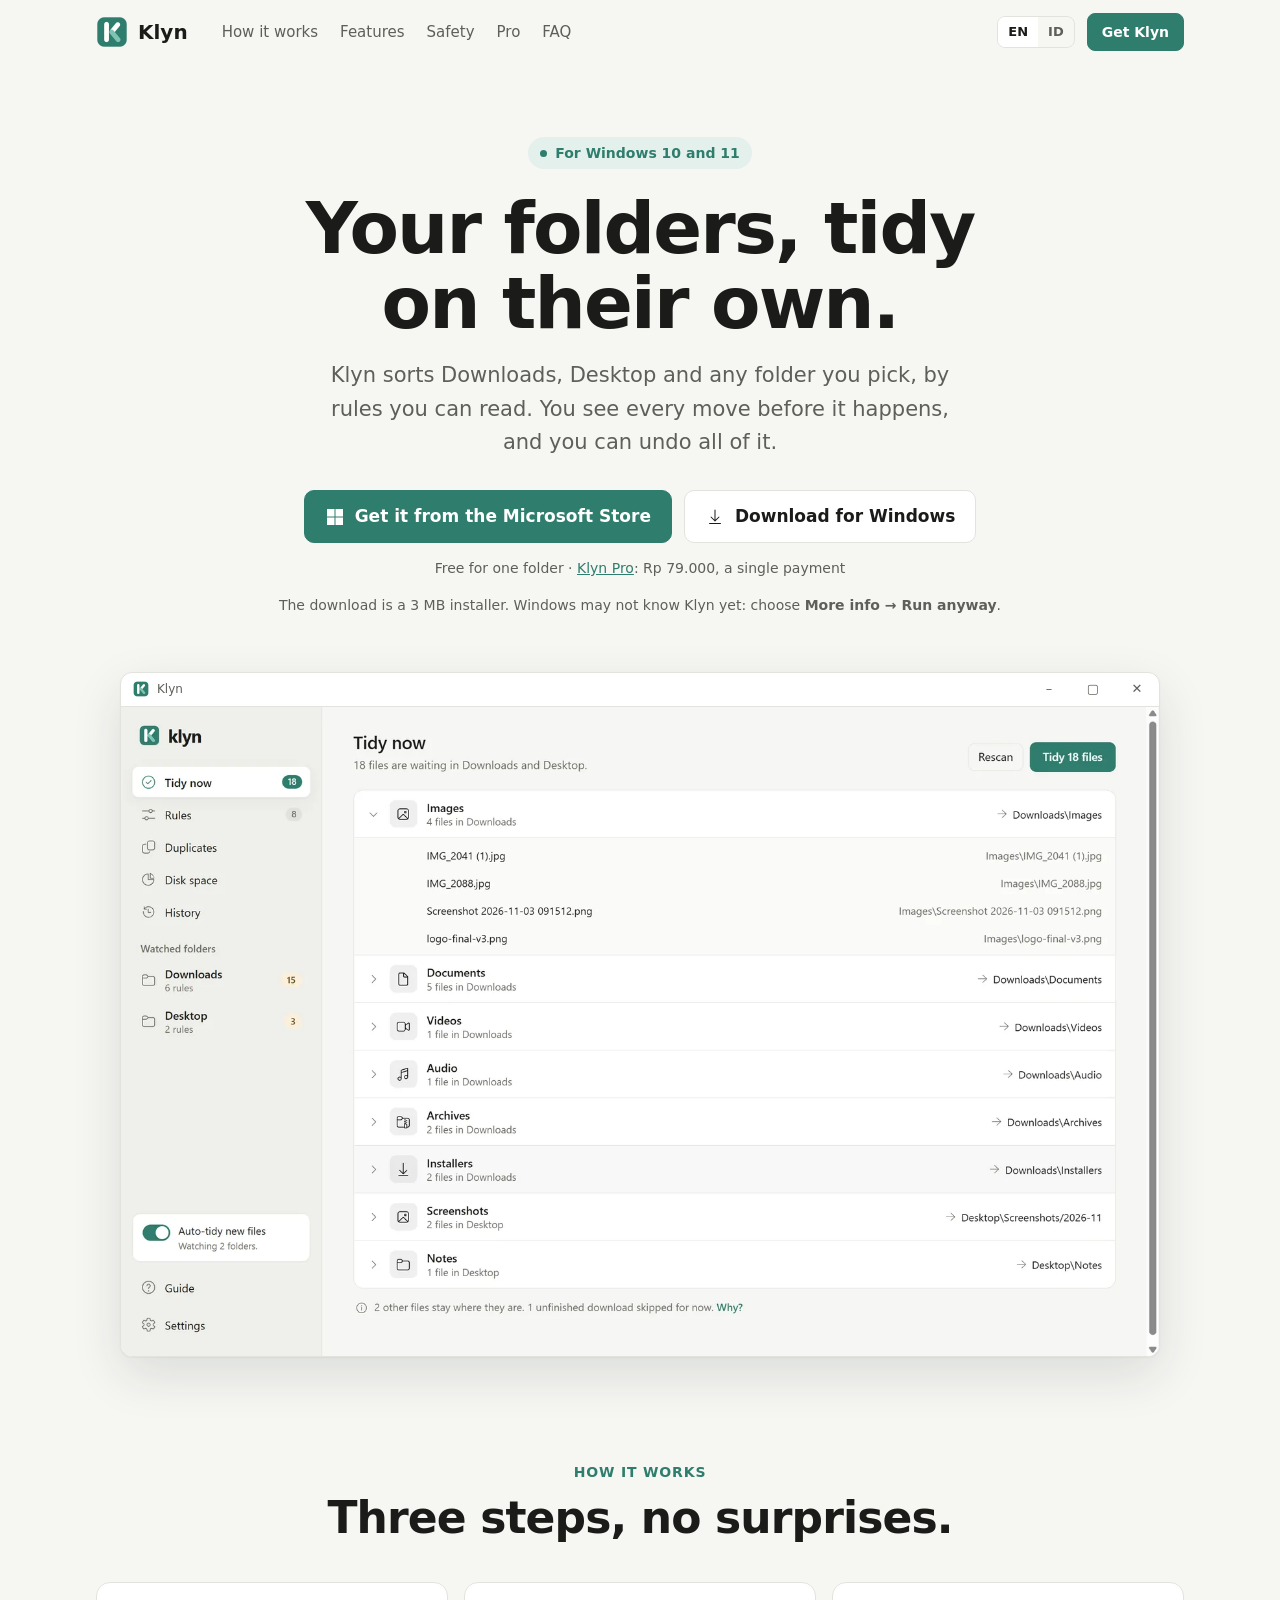
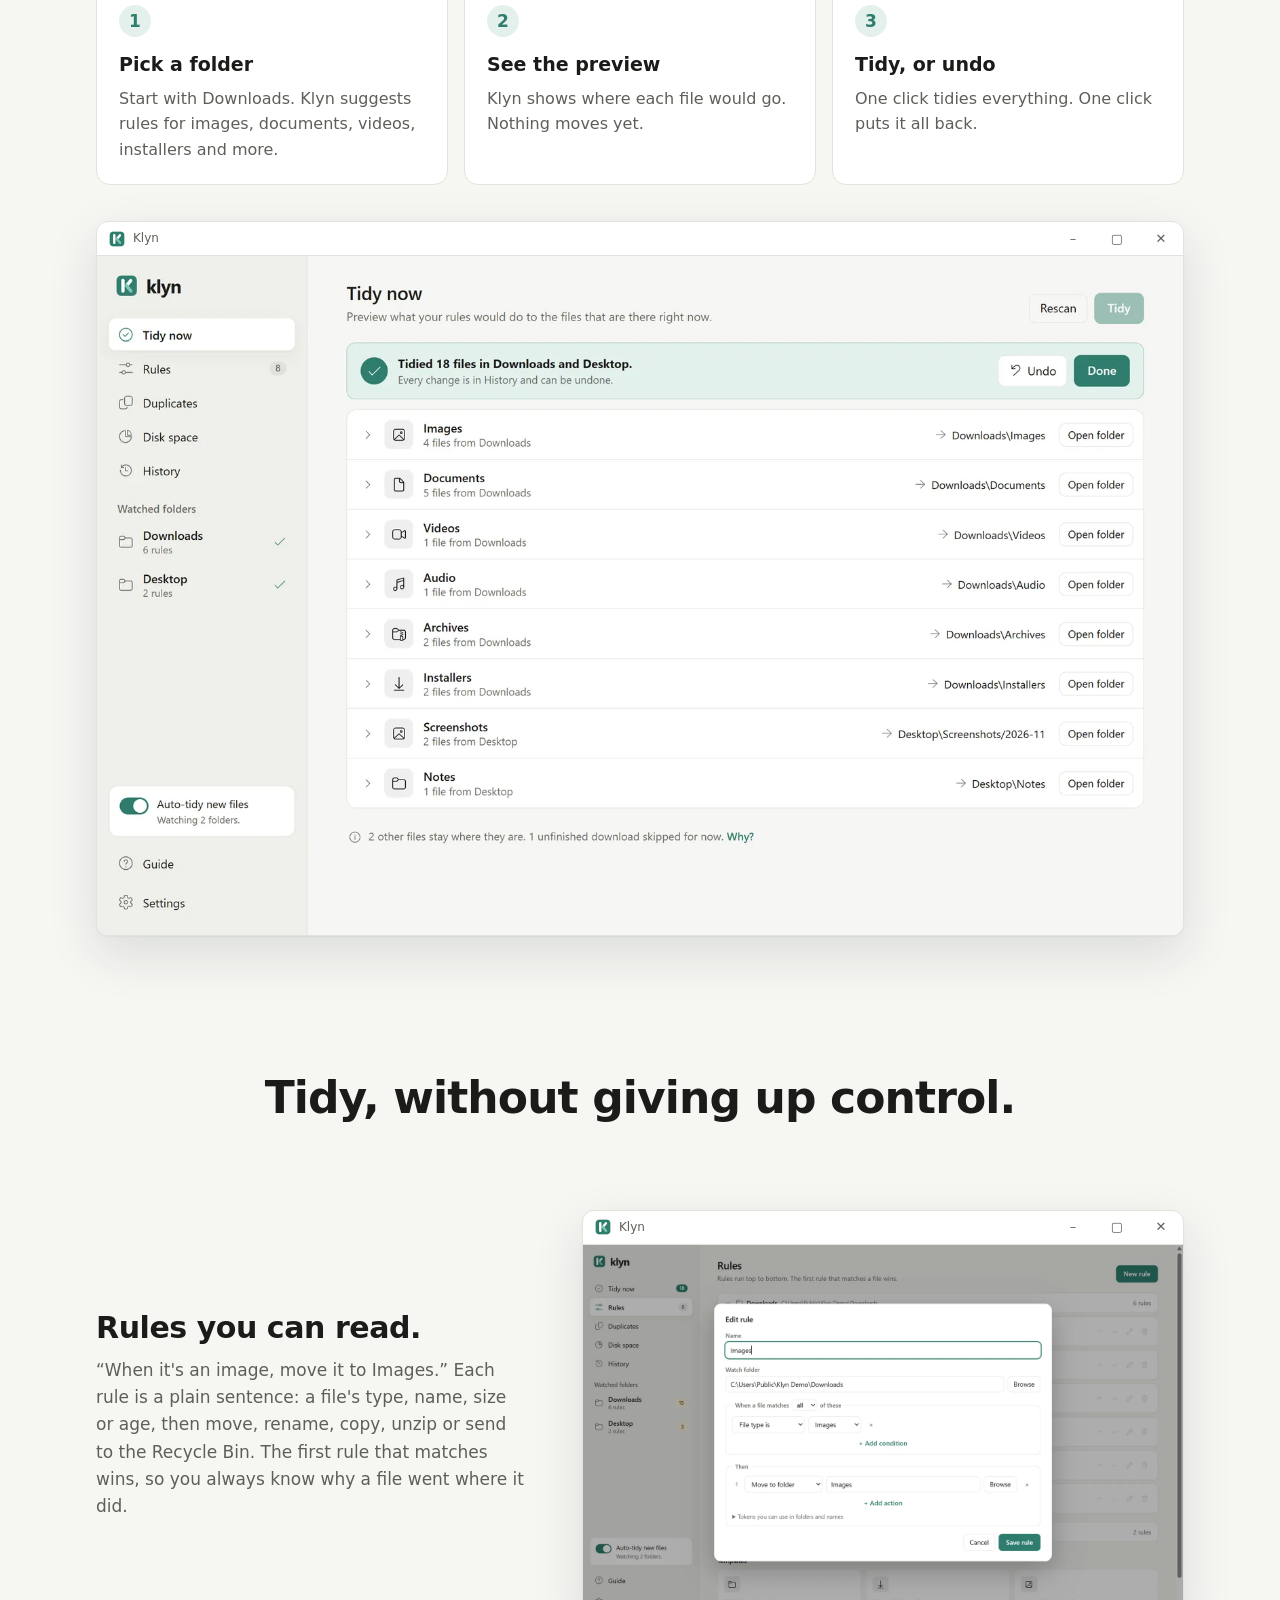
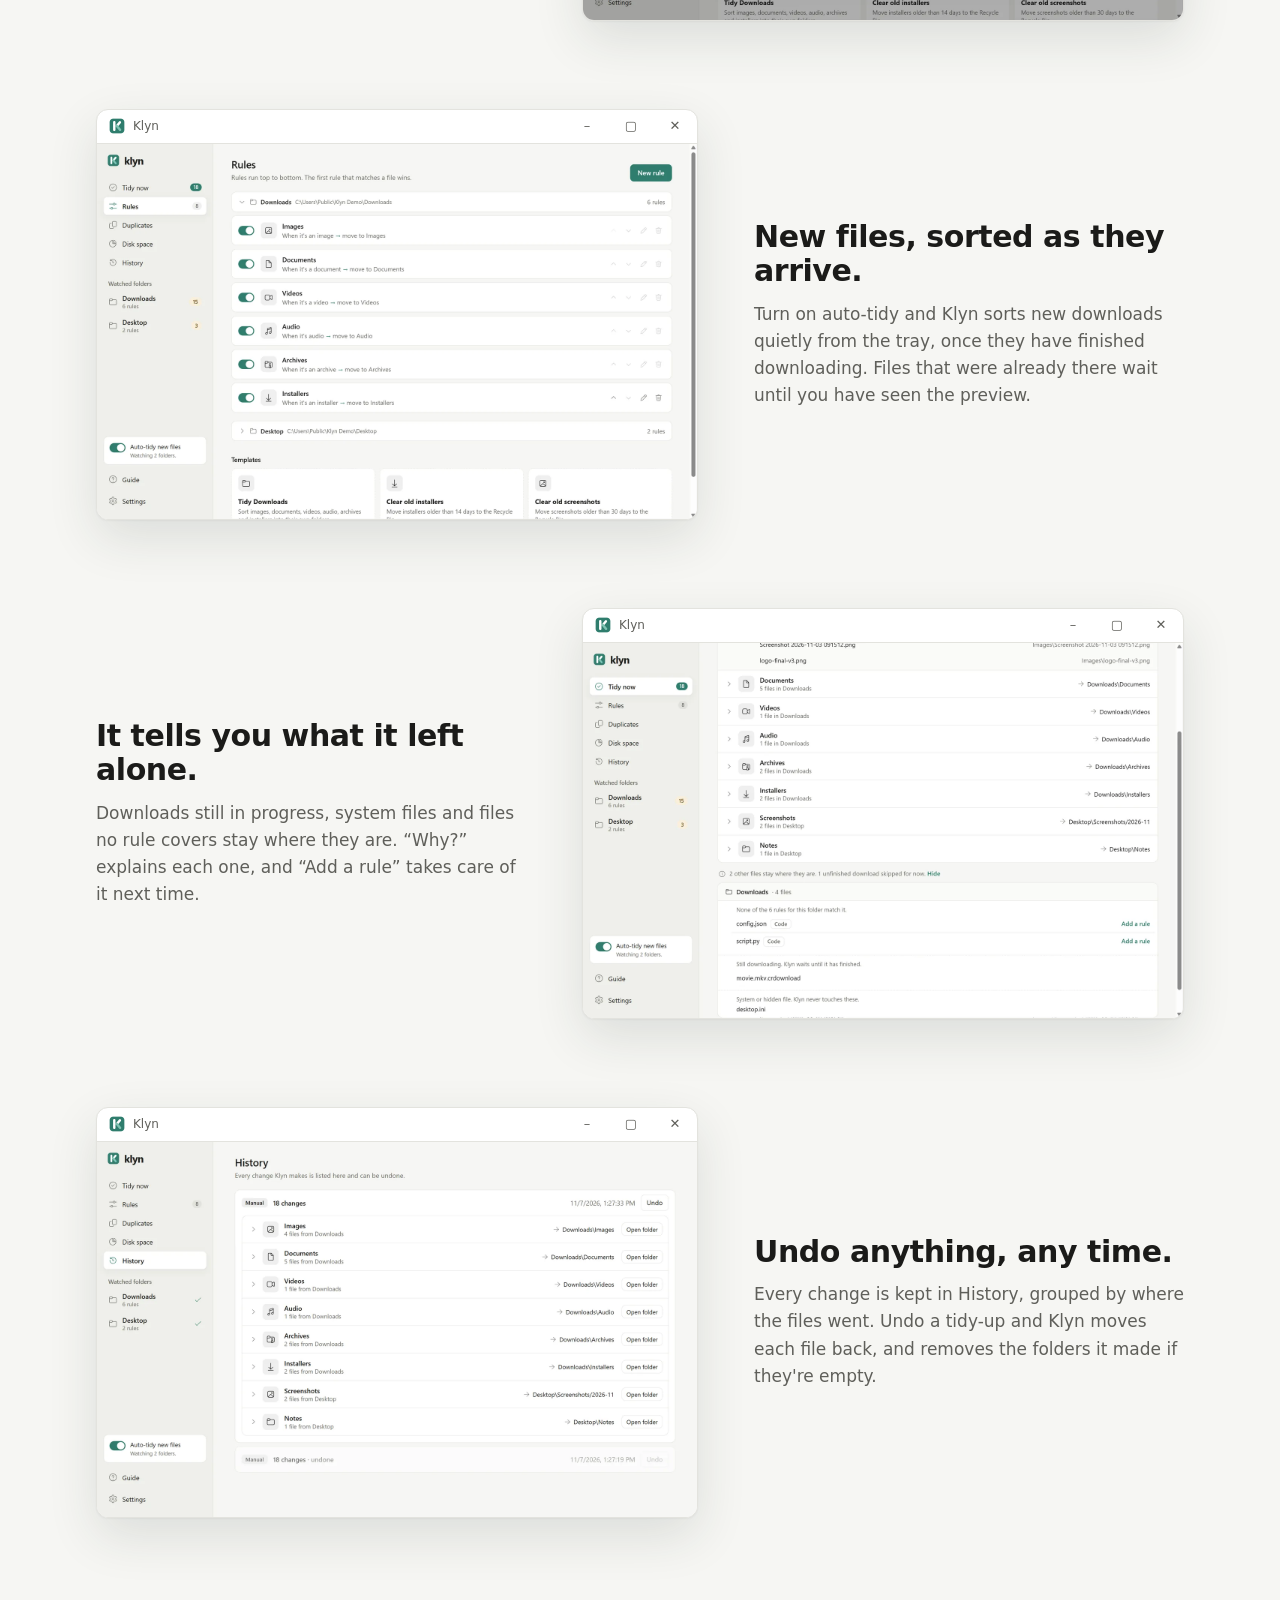
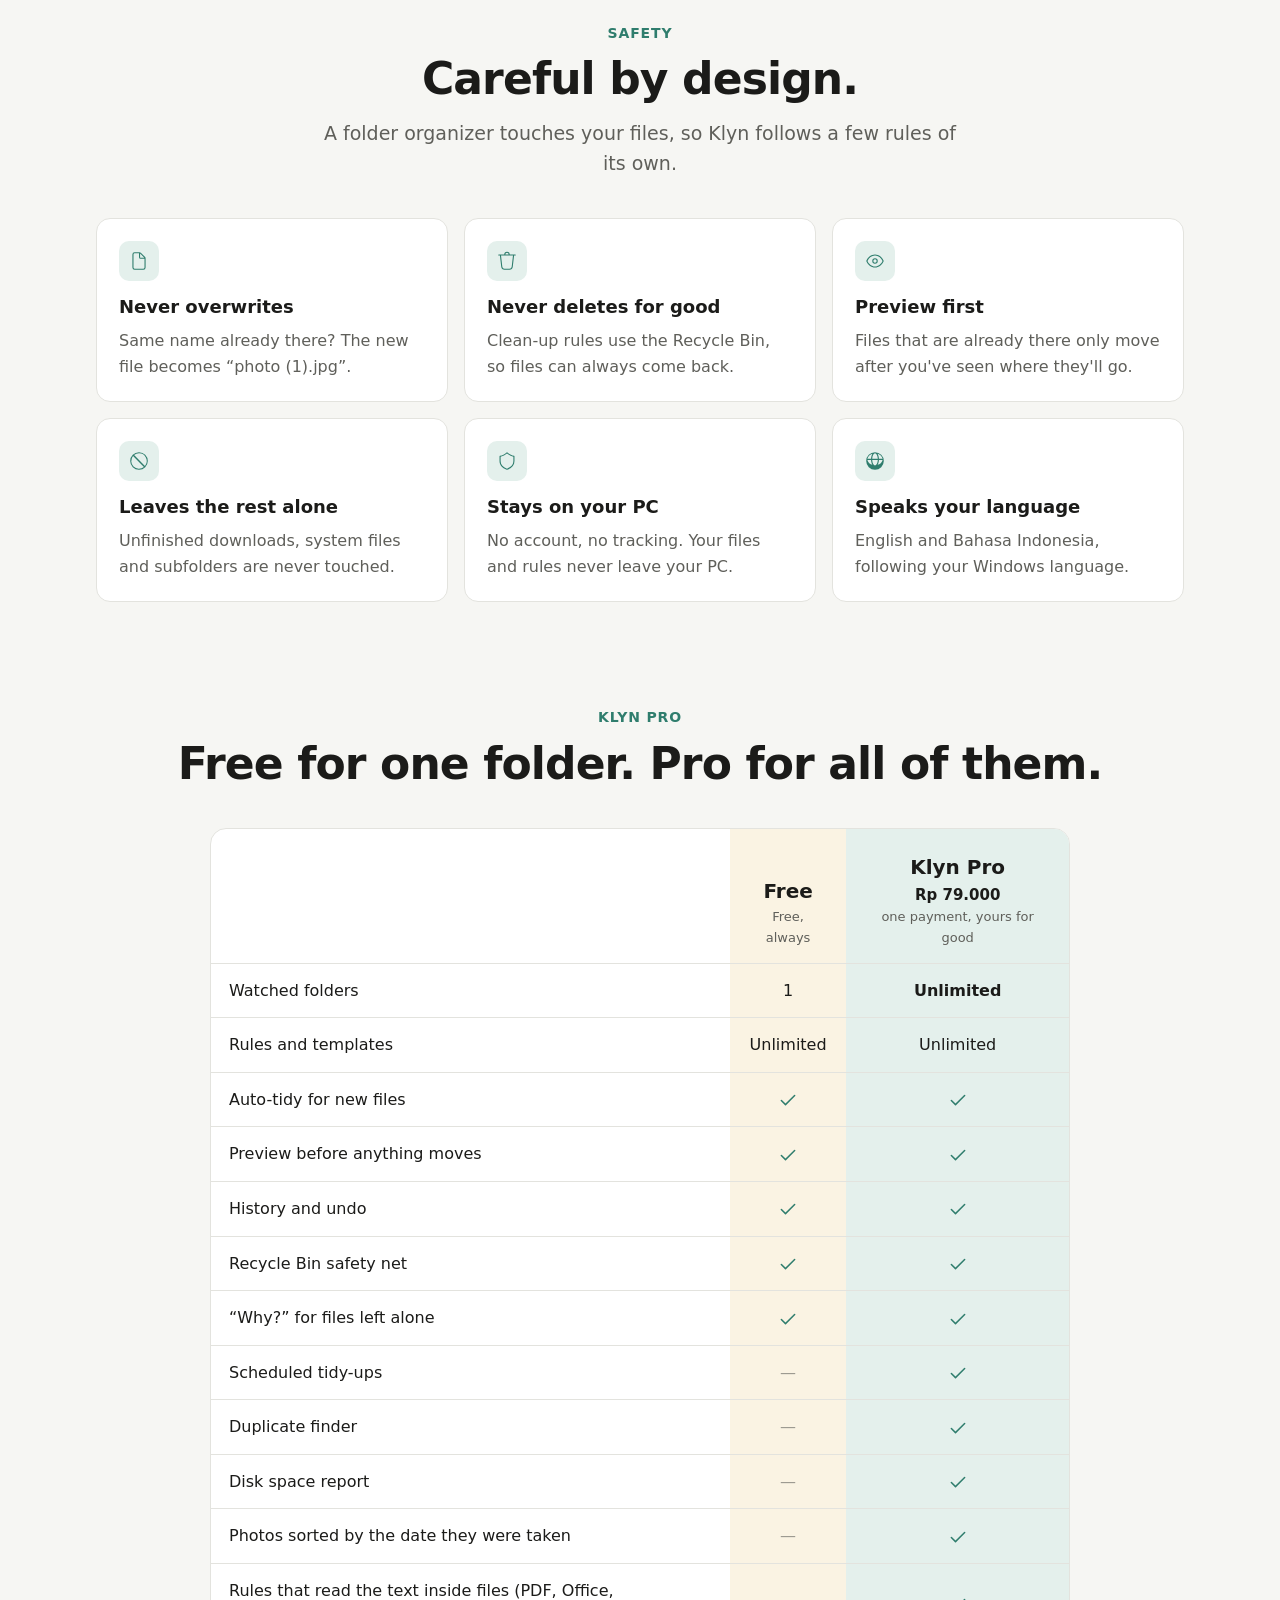
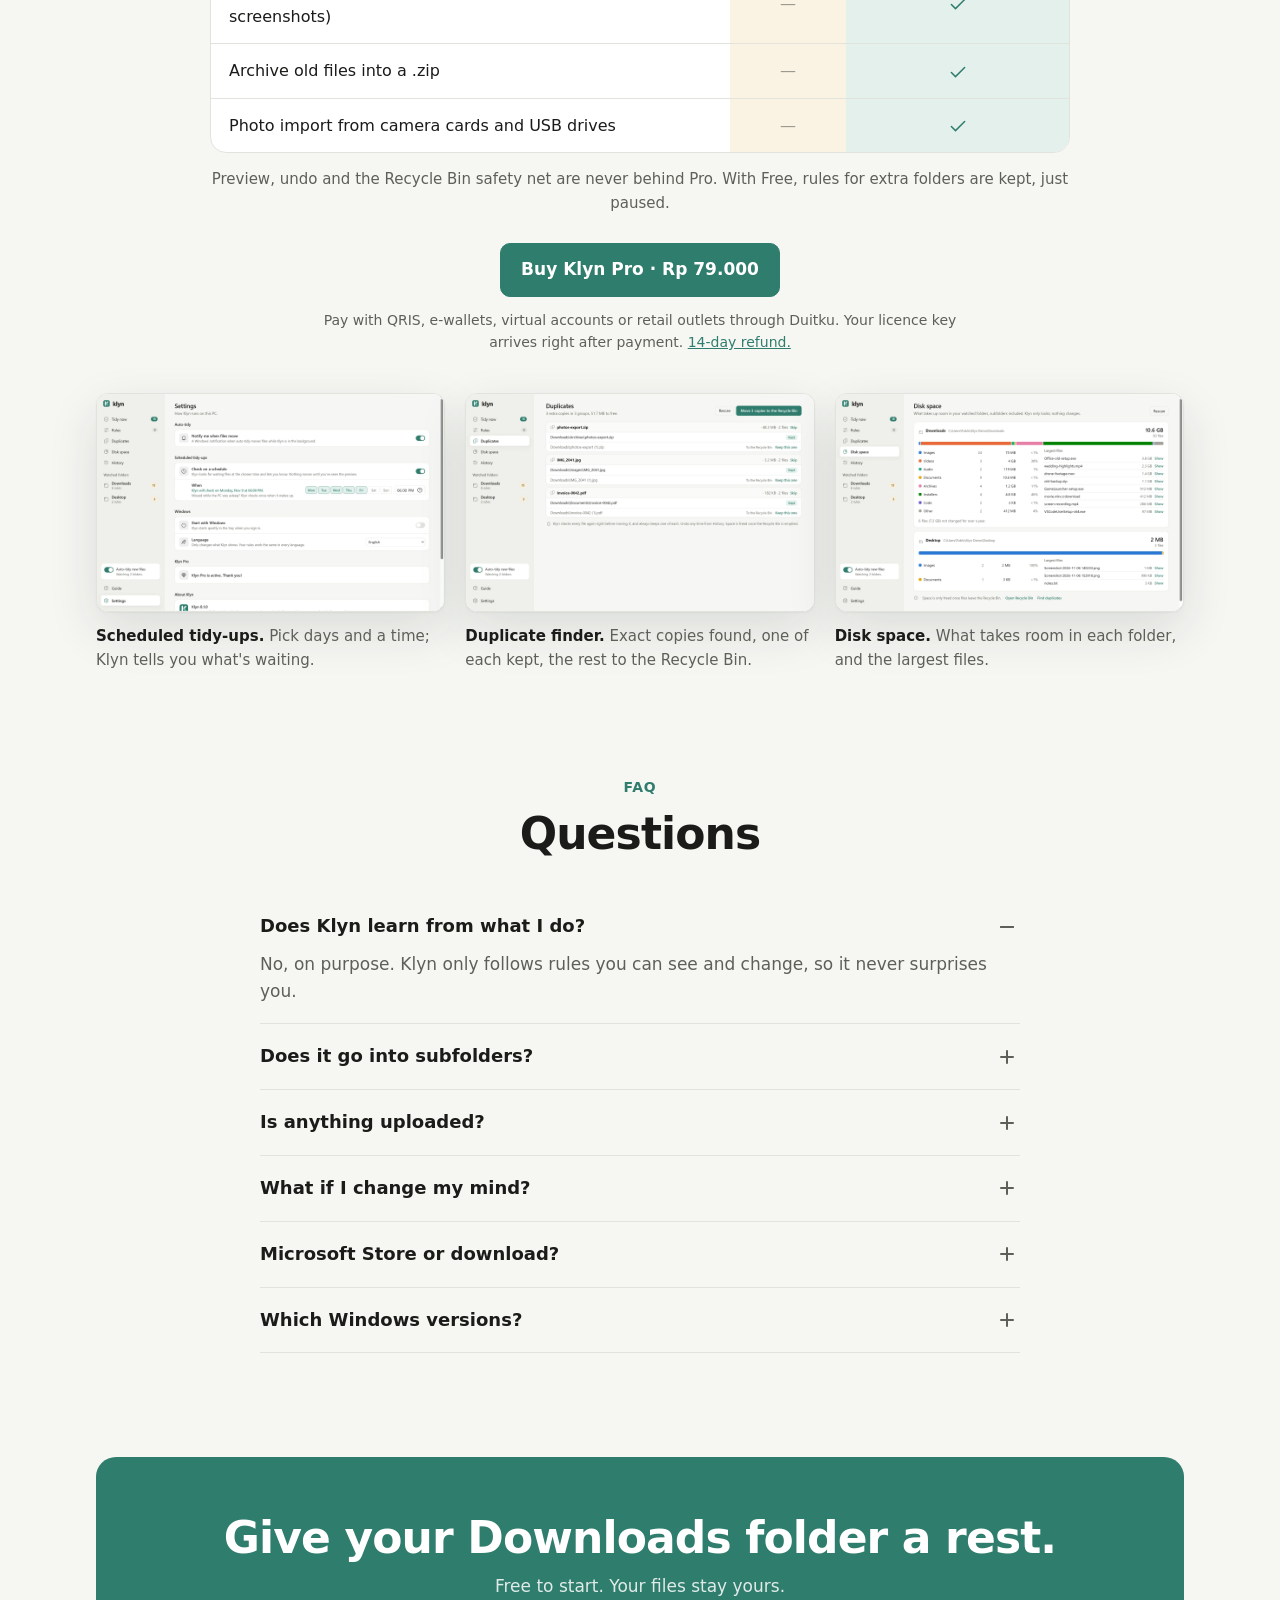
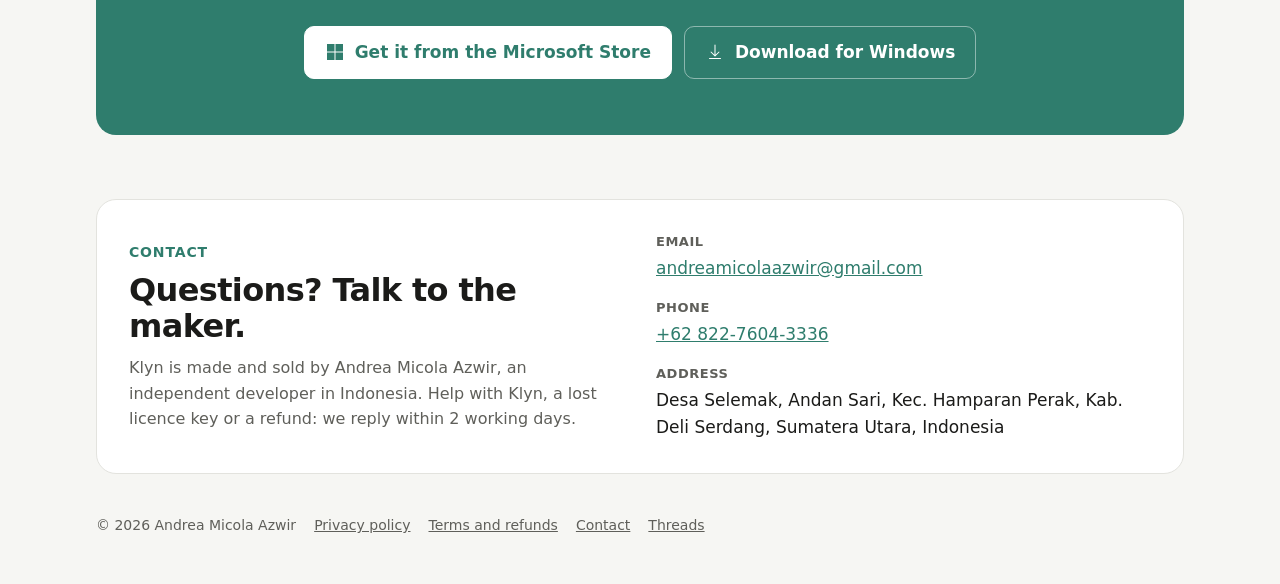
<file: index.html>
<!doctype html>
<html lang="en">
<head>
<meta charset="utf-8">
<meta name="viewport" content="width=device-width, initial-scale=1">
<title>Klyn – Folder Organizer for Windows</title>
<meta name="description" content="Klyn keeps your folders tidy, automatically: rules you can read, a preview before anything moves, and undo for everything. For Windows 10 and 11.">
<meta property="og:title" content="Klyn – Folder Organizer for Windows">
<meta property="og:description" content="Your folders, tidy on their own. Rules you can read, a preview first, undo for everything.">
<meta property="og:image" content="img/en-tidy.webp">
<link rel="icon" href="klyn.png">
<style>
  :root {
    --bg: #f6f6f3;
    --panel: #ffffff;
    --ink: #1b1b19;
    --muted: #5f5f5a;
    --line: #e3e3de;
    --accent: #2f7d6d;
    --accent-ink: #ffffff;
    --mint: #7fc3b2;
    --soft: #e4f0ec;
    --warm: #faf3e3;
    --shadow: 0 1px 2px rgba(0, 0, 0, 0.04), 0 18px 50px rgba(30, 50, 45, 0.12);
    color-scheme: light dark;
  }
  @media (prefers-color-scheme: dark) {
    :root {
      --bg: #161615;
      --panel: #1f1f1e;
      --ink: #ededea;
      --muted: #a3a39c;
      --line: #33332f;
      --accent: #7fc3b2;
      --accent-ink: #10201c;
      --soft: #1f2e2a;
      --warm: #29251c;
      --shadow: 0 1px 2px rgba(0, 0, 0, 0.3), 0 18px 50px rgba(0, 0, 0, 0.45);
    }
  }
  * { box-sizing: border-box; }
  html { scroll-behavior: smooth; }
  @media (prefers-reduced-motion: reduce) { html { scroll-behavior: auto; } }
  body {
    margin: 0;
    background: var(--bg);
    color: var(--ink);
    font: 17px/1.6 "Segoe UI Variable Text", "Segoe UI", system-ui, -apple-system, sans-serif;
    -webkit-font-smoothing: antialiased;
  }
  a { color: var(--accent); }
  img { display: block; max-width: 100%; height: auto; }
  .wrap { max-width: 1120px; margin: 0 auto; padding: 0 16px; }

  /* Language: every text exists in both; the html class picks one. */
  html.lang-id .en, html:not(.lang-id) .id { display: none !important; }

  /* Nav */
  header.top {
    position: sticky;
    top: 0;
    z-index: 10;
    background: color-mix(in srgb, var(--bg) 88%, transparent);
    backdrop-filter: blur(12px);
    border-bottom: 1px solid transparent;
  }
  header.top.scrolled { border-bottom-color: var(--line); }
  .bar { display: flex; align-items: center; gap: 22px; height: 64px; }
  .brand { display: flex; align-items: center; gap: 10px; color: var(--ink); text-decoration: none; font-weight: 700; font-size: 20px; }
  .brand img { width: 32px; height: 32px; border-radius: 8px; }
  .links { display: flex; gap: 22px; margin-left: 12px; font-size: 15px; }
  .links a { color: var(--muted); text-decoration: none; }
  .links a:hover { color: var(--ink); }
  .links a[aria-current="true"] { color: var(--ink); font-weight: 600; }
  .bar-end { margin-left: auto; display: flex; align-items: center; gap: 12px; }
  .lang { display: flex; border: 1px solid var(--line); border-radius: 8px; overflow: hidden; }
  .lang button {
    border: 0;
    background: transparent;
    color: var(--muted);
    font: inherit;
    font-size: 13px;
    font-weight: 600;
    padding: 5px 10px;
    cursor: pointer;
  }
  .lang button[aria-pressed="true"] { background: var(--panel); color: var(--ink); }
  @media (max-width: 760px) { .links { display: none; } }

  /* Buttons */
  .btn {
    display: inline-flex;
    align-items: center;
    gap: 10px;
    padding: 12px 20px;
    border-radius: 10px;
    border: 1px solid var(--line);
    background: var(--panel);
    color: var(--ink);
    font: inherit;
    font-weight: 600;
    text-decoration: none;
    cursor: pointer;
  }
  .btn.primary { background: var(--accent); border-color: var(--accent); color: var(--accent-ink); }
  .btn.small { padding: 7px 14px; font-size: 14px; border-radius: 8px; }
  .btn.soon { cursor: default; }
  .btn svg { width: 20px; height: 20px; flex: none; }

  /* Hero */
  .hero { text-align: center; padding: 72px 0 0; }
  .badge {
    display: inline-flex;
    align-items: center;
    gap: 8px;
    padding: 5px 12px;
    border-radius: 999px;
    background: var(--soft);
    color: var(--accent);
    font-size: 14px;
    font-weight: 600;
  }
  .badge::before { content: ""; width: 7px; height: 7px; border-radius: 50%; background: currentColor; }
  h1 {
    font-size: clamp(40px, 6.4vw, 72px);
    line-height: 1.04;
    letter-spacing: -0.025em;
    margin: 22px auto 18px;
    max-width: 14ch;
  }
  .lead { font-size: clamp(18px, 2vw, 21px); color: var(--muted); max-width: 640px; margin: 0 auto 30px; }
  .cta { display: flex; gap: 12px; justify-content: center; flex-wrap: wrap; }
  .fine { margin-top: 14px; font-size: 14px; color: var(--muted); }
  .hero-shot { margin: 56px auto 0; max-width: 1040px; }

  /* A Windows 11 window around each screenshot */
  .win {
    border-radius: 12px;
    overflow: hidden;
    background: var(--panel);
    border: 1px solid var(--line);
    box-shadow: var(--shadow);
  }
  .win-bar {
    display: flex;
    align-items: center;
    gap: 8px;
    height: 34px;
    padding: 0 0 0 12px;
    font-size: 12px;
    color: var(--muted);
    border-bottom: 1px solid var(--line);
  }
  .win-bar img { width: 16px; height: 16px; border-radius: 4px; }
  .win-bar .ctl { margin-left: auto; display: flex; }
  .win-bar .ctl span { width: 44px; text-align: center; font-size: 13px; }

  /* Sections */
  /* A nav link lands with the section's heading just under the sticky bar
     (64px bar + 32px air - 104px top padding). */
  section { padding: 104px 0 0; scroll-margin-top: -8px; }
  .kicker { color: var(--accent); font-weight: 700; font-size: 14px; letter-spacing: 0.06em; text-transform: uppercase; }
  h2 { font-size: clamp(30px, 4vw, 44px); line-height: 1.12; letter-spacing: -0.02em; margin: 10px 0 14px; }
  .center { text-align: center; }
  .center .sub { margin-left: auto; margin-right: auto; }
  .sub { color: var(--muted); font-size: 19px; max-width: 640px; margin: 0; }

  .steps { display: grid; grid-template-columns: repeat(3, 1fr); gap: 16px; margin: 40px 0 36px; }
  .step { background: var(--panel); border: 1px solid var(--line); border-radius: 14px; padding: 22px; }
  .step b { display: block; font-size: 19px; margin: 12px 0 6px; }
  .step p { margin: 0; color: var(--muted); font-size: 16px; }
  .num {
    display: grid;
    place-items: center;
    width: 32px;
    height: 32px;
    border-radius: 50%;
    background: var(--soft);
    color: var(--accent);
    font-weight: 700;
  }

  .row { display: grid; grid-template-columns: 5fr 7fr; gap: 56px; align-items: center; margin-top: 88px; }
  .row.flip { grid-template-columns: 7fr 5fr; }
  .row.flip .text { order: 2; }
  .row h3 { font-size: 30px; line-height: 1.15; letter-spacing: -0.015em; margin: 0 0 12px; }
  .row p { color: var(--muted); margin: 0; }
  @media (max-width: 900px) {
    .steps { grid-template-columns: 1fr; }
    .row, .row.flip { grid-template-columns: 1fr; gap: 28px; margin-top: 64px; }
    .row.flip .text { order: 0; }
  }

  .grid { display: grid; grid-template-columns: repeat(3, 1fr); gap: 16px; margin-top: 40px; }
  .card { background: var(--panel); border: 1px solid var(--line); border-radius: 14px; padding: 22px; }
  .card b { display: block; font-size: 18px; margin: 12px 0 6px; }
  .card p { margin: 0; color: var(--muted); font-size: 16px; }
  .icon {
    display: grid;
    place-items: center;
    width: 40px;
    height: 40px;
    border-radius: 10px;
    background: var(--soft);
    color: var(--accent);
  }
  .icon svg { width: 22px; height: 22px; }
  @media (max-width: 900px) { .grid { grid-template-columns: 1fr 1fr; } }
  @media (max-width: 600px) { .grid { grid-template-columns: 1fr; } }

  /* Free vs Pro */
  .compare-wrap { max-width: 860px; margin: 40px auto 0; background: var(--panel); border: 1px solid var(--line); border-radius: 16px; overflow-x: auto; }
  .compare { width: 100%; border-collapse: collapse; font-size: 16px; }
  .compare th, .compare td { padding: 14px 18px; text-align: center; border-bottom: 1px solid var(--line); }
  .compare tbody tr:last-child th, .compare tbody tr:last-child td { border-bottom: 0; }
  .compare th[scope="row"] { text-align: left; font-weight: 500; }
  .compare thead th { vertical-align: bottom; padding-top: 22px; }
  .compare .plan-name { display: block; font-size: 20px; font-weight: 700; }
  .compare .plan-price { display: block; font-size: 13px; font-weight: 400; color: var(--muted); }
  .compare .pro-col { background: var(--soft); }
  /* Free gets a soft warm tint: told apart from Pro, without outshining it. */
  .compare tr > :nth-child(2) { background: var(--warm); }
  .compare .yes { display: inline-block; width: 20px; height: 20px; vertical-align: middle; background: var(--accent); -webkit-mask: url("data:image/svg+xml,%3Csvg xmlns='http://www.w3.org/2000/svg' viewBox='0 0 20 20'%3E%3Cpath d='M7.5 13.6 3.9 10a.75.75 0 1 0-1.06 1.06l4.13 4.13a.75.75 0 0 0 1.06 0l9.13-9.13a.75.75 0 1 0-1.06-1.06z'/%3E%3C/svg%3E") center / contain no-repeat; mask: url("data:image/svg+xml,%3Csvg xmlns='http://www.w3.org/2000/svg' viewBox='0 0 20 20'%3E%3Cpath d='M7.5 13.6 3.9 10a.75.75 0 1 0-1.06 1.06l4.13 4.13a.75.75 0 0 0 1.06 0l9.13-9.13a.75.75 0 1 0-1.06-1.06z'/%3E%3C/svg%3E") center / contain no-repeat; }
  .compare .no { color: var(--muted); opacity: 0.6; }
  .compare-note { max-width: 860px; margin: 14px auto 0; color: var(--muted); font-size: 15px; }
  @media (max-width: 600px) {
    .compare th, .compare td { padding: 12px 10px; font-size: 14px; }
    .compare .plan-name { font-size: 17px; }
  }
  .shots { display: grid; grid-template-columns: repeat(3, 1fr); gap: 20px; margin-top: 40px; }
  .shots figure { margin: 0; }
  .shots figcaption { margin-top: 12px; font-size: 15px; color: var(--muted); }
  .shots figcaption b { color: var(--ink); }
  @media (max-width: 900px) { .shots { grid-template-columns: 1fr; } }

  /* Scroll reveal: only when JS runs and motion is welcome (the script adds .reveal). */
  .reveal { opacity: 0; transform: translateY(28px); transition: opacity 0.7s cubic-bezier(0.2, 0.7, 0.2, 1), transform 0.7s cubic-bezier(0.2, 0.7, 0.2, 1); }
  .reveal.in { opacity: 1; transform: none; }

  /* FAQ */
  .faq { max-width: 760px; margin: 36px auto 0; }
  .faq details { border-bottom: 1px solid var(--line); padding: 18px 0; }
  .faq summary { position: relative; cursor: pointer; font-weight: 600; font-size: 18px; list-style: none; padding-right: 40px; }
  .faq summary::-webkit-details-marker { display: none; }
  /* A plus whose upright bar turns flat into a minus. */
  .faq summary::before, .faq summary::after {
    content: "";
    position: absolute;
    right: 6px;
    top: 50%;
    width: 14px;
    height: 2px;
    margin-top: -1px;
    border-radius: 1px;
    background: var(--muted);
    transition: transform 0.3s cubic-bezier(0.2, 0.7, 0.2, 1);
  }
  .faq summary::before { transform: rotate(90deg); }
  .faq details[open] summary::before { transform: rotate(0deg); }
  .faq .answer { overflow: hidden; }
  .faq p { margin: 0; padding-top: 10px; color: var(--muted); }

  .end {
    margin-top: 104px;
    padding: 56px 24px;
    border-radius: 20px;
    background: var(--accent);
    color: var(--accent-ink);
    text-align: center;
  }
  .end h2 { margin: 0 0 10px; }
  .end p { margin: 0 0 26px; opacity: 0.85; }
  .end .btn { background: transparent; color: var(--accent-ink); border-color: color-mix(in srgb, var(--accent-ink) 45%, transparent); }
  .end .btn.primary { background: var(--accent-ink); color: var(--accent); border-color: var(--accent-ink); }
  .dl-note { margin-top: 4px; }
  /* "Get Klyn" lands with the buttons well below the sticky bar and the
     sentence above them still in view. */
  #get { scroll-margin-top: 200px; }
  @media (max-width: 600px) { .cta .btn { width: 100%; justify-content: center; } }
  .compare .plan-cost { display: block; font-size: 15px; font-weight: 700; color: var(--ink); }
  .buy { margin: 28px auto 0; max-width: 640px; }
  .buy .fine { margin-top: 12px; }
  .contact {
    margin-top: 64px;
    padding: 32px;
    border-radius: 20px;
    background: var(--panel);
    border: 1px solid var(--line);
    display: grid;
    grid-template-columns: 1fr 1fr;
    gap: 32px;
    align-items: center;
  }
  .contact h2 { font-size: clamp(26px, 3vw, 32px); line-height: 1.15; margin: 8px 0 10px; }
  .contact .sub { font-size: 16px; }
  .contact-list { margin: 0; display: grid; gap: 16px; }
  .contact-list dt { color: var(--muted); font-size: 13px; font-weight: 600; letter-spacing: 0.04em; text-transform: uppercase; }
  .contact-list dd { margin: 2px 0 0; font-size: 17px; overflow-wrap: anywhere; }
  @media (max-width: 820px) { .contact { grid-template-columns: 1fr; padding: 24px 20px; gap: 20px; } }
  footer { padding: 40px 0 48px; color: var(--muted); font-size: 14px; display: flex; gap: 18px; flex-wrap: wrap; }
  footer a { color: var(--muted); }
</style>
</head>
<body>

<header class="top" id="top">
  <div class="wrap bar">
    <a class="brand" href="#"><img src="klyn.png" alt="">Klyn</a>
    <nav class="links">
      <a href="#how"><span class="en">How it works</span><span class="id">Cara kerja</span></a>
      <a href="#features"><span class="en">Features</span><span class="id">Fitur</span></a>
      <a href="#safe"><span class="en">Safety</span><span class="id">Keamanan</span></a>
      <a href="#pro">Pro</a>
      <a href="#faq">FAQ</a>
    </nav>
    <div class="bar-end">
      <div class="lang" role="group" aria-label="Language">
        <button type="button" data-lang="en">EN</button>
        <button type="button" data-lang="id">ID</button>
      </div>
      <a class="btn primary small store-link" href="#get">
        <span class="en">Get Klyn</span><span class="id">Dapatkan Klyn</span>
      </a>
    </div>
  </div>
</header>

<main class="wrap">
  <div class="hero">
    <span class="badge"><span class="en">For Windows 10 and 11</span><span class="id">Untuk Windows 10 dan 11</span></span>
    <h1><span class="en">Your folders, tidy on their own.</span><span class="id">Folder rapi dengan sendirinya.</span></h1>
    <p class="lead">
      <span class="en">Klyn sorts Downloads, Desktop and any folder you pick, by rules you can read. You see every move before it happens, and you can undo all of it.</span>
      <span class="id">Klyn merapikan Downloads, Desktop, dan folder apa pun yang kamu pilih, dengan aturan yang bisa kamu baca. Kamu melihat setiap perpindahan sebelum terjadi, dan semuanya bisa diurungkan.</span>
    </p>
    <div class="cta" id="get">
      <a class="btn primary store-btn" href="https://apps.microsoft.com/detail/9PPMQGCJ0SMV" target="_blank" rel="noopener">
        <svg viewBox="0 0 20 20" fill="currentColor" aria-hidden="true"><path d="M2 2h7.5v7.5H2zm8.5 0H18v7.5h-7.5zM2 10.5h7.5V18H2zm8.5 0H18V18h-7.5z"/></svg>
        <span class="live-text"><span class="en">Get it from the Microsoft Store</span><span class="id">Dapatkan di Microsoft Store</span></span>
        <span class="soon-text"><span class="en">Coming soon to the Microsoft Store</span><span class="id">Segera hadir di Microsoft Store</span></span>
      </a>
      <a class="btn dl-btn" href="https://github.com/kangkungmozzarella/kangkungmozzarella.github.io/releases/latest/download/Klyn-Setup-x64.exe">
        <svg viewBox="0 0 20 20" fill="currentColor" aria-hidden="true"><path d="M10 2.5a.5.5 0 0 1 .5.5v9.79l3.15-3.14a.5.5 0 0 1 .7.7l-4 4a.5.5 0 0 1-.7 0l-4-4a.5.5 0 0 1 .7-.7l3.15 3.14V3a.5.5 0 0 1 .5-.5M4.5 16a.5.5 0 0 0 0 1h11a.5.5 0 0 0 0-1z"/></svg>
        <span class="en">Download for Windows</span><span class="id">Download untuk Windows</span>
      </a>
    </div>
    <p class="fine"><span class="en">Free for one folder · <a href="buy/">Klyn Pro</a>: Rp 79.000, a single payment</span><span class="id">Gratis untuk satu folder · <a href="buy/">Klyn Pro</a>: Rp 79.000, cukup sekali bayar</span></p>
    <p class="fine dl-note"><span class="en">The download is a 3 MB installer. Windows may not know Klyn yet: choose <b>More info → Run anyway</b>.</span><span class="id">Download-nya installer 3 MB. Windows mungkin belum mengenal Klyn: pilih <b>More info → Run anyway</b>.</span></p>
    <div class="hero-shot win">
      <div class="win-bar" aria-hidden="true"><img src="klyn.png" alt="">Klyn<span class="ctl"><span>–</span><span>▢</span><span>✕</span></span></div>
      <img data-shot="tidy" data-dark="1" src="img/en-tidy.webp" width="1600" height="1000" alt="Klyn's Tidy now page: 18 files in Downloads and Desktop grouped into Images, Documents, Videos and more, each with where it will go.">
    </div>
  </div>

  <section id="how" class="center">
    <div class="kicker"><span class="en">How it works</span><span class="id">Cara kerja</span></div>
    <h2><span class="en">Three steps, no surprises.</span><span class="id">Tiga langkah, tanpa kejutan.</span></h2>
    <div class="steps" style="text-align:left">
      <div class="step"><span class="num">1</span>
        <b><span class="en">Pick a folder</span><span class="id">Pilih folder</span></b>
        <p><span class="en">Start with Downloads. Klyn suggests rules for images, documents, videos, installers and more.</span><span class="id">Mulai dari Downloads. Klyn menyarankan aturan untuk gambar, dokumen, video, installer, dan lainnya.</span></p>
      </div>
      <div class="step"><span class="num">2</span>
        <b><span class="en">See the preview</span><span class="id">Lihat pratinjau</span></b>
        <p><span class="en">Klyn shows where each file would go. Nothing moves yet.</span><span class="id">Klyn menunjukkan ke mana setiap file akan pindah. Belum ada yang bergerak.</span></p>
      </div>
      <div class="step"><span class="num">3</span>
        <b><span class="en">Tidy, or undo</span><span class="id">Rapikan, atau urungkan</span></b>
        <p><span class="en">One click tidies everything. One click puts it all back.</span><span class="id">Sekali klik semuanya rapi. Sekali klik semuanya kembali.</span></p>
      </div>
    </div>
    <div class="win">
      <div class="win-bar" aria-hidden="true"><img src="klyn.png" alt="">Klyn<span class="ctl"><span>–</span><span>▢</span><span>✕</span></span></div>
      <img data-shot="done" src="img/en-done.webp" width="1600" height="1000" loading="lazy" alt="After tidying: Tidied 18 files in Downloads and Desktop, with Undo and Open folder buttons.">
    </div>
  </section>

  <section id="features">
    <div class="center">
      <div class="kicker"><span class="en">Features</span><span class="id">Fitur</span></div>
      <h2><span class="en">Tidy, without giving up control.</span><span class="id">Rapi, tanpa kehilangan kendali.</span></h2>
    </div>

    <div class="row">
      <div class="text">
        <h3><span class="en">Rules you can read.</span><span class="id">Aturan yang bisa dibaca.</span></h3>
        <p><span class="en">“When it's an image, move it to Images.” Each rule is a plain sentence: a file's type, name, size or age, then move, rename, copy, unzip or send to the Recycle Bin. The first rule that matches wins, so you always know why a file went where it did.</span><span class="id">“Kalau gambar, pindahkan ke Images.” Setiap aturan berupa kalimat biasa: jenis, nama, ukuran, atau umur file, lalu pindahkan, ganti nama, salin, ekstrak, atau buang ke Recycle Bin. Aturan pertama yang cocok yang dipakai, jadi kamu selalu tahu kenapa sebuah file pindah ke sana.</span></p>
      </div>
      <div class="win">
        <div class="win-bar" aria-hidden="true"><img src="klyn.png" alt="">Klyn<span class="ctl"><span>–</span><span>▢</span><span>✕</span></span></div>
        <img data-shot="editor" src="img/en-editor.webp" width="1600" height="1000" loading="lazy" alt="The rule editor: when a file matches all of these, file type is Images, then move to folder Images.">
      </div>
    </div>

    <div class="row flip">
      <div class="text">
        <h3><span class="en">New files, sorted as they arrive.</span><span class="id">File baru langsung dirapikan.</span></h3>
        <p><span class="en">Turn on auto-tidy and Klyn sorts new downloads quietly from the tray, once they have finished downloading. Files that were already there wait until you have seen the preview.</span><span class="id">Nyalakan rapikan otomatis, dan Klyn diam-diam merapikan unduhan baru dari tray, setelah unduhannya selesai. File yang sudah ada sebelumnya menunggu sampai kamu melihat pratinjaunya.</span></p>
      </div>
      <div class="win">
        <div class="win-bar" aria-hidden="true"><img src="klyn.png" alt="">Klyn<span class="ctl"><span>–</span><span>▢</span><span>✕</span></span></div>
        <img data-shot="rules" src="img/en-rules.webp" width="1600" height="1000" loading="lazy" alt="The Rules page: rules for Downloads, each with an on/off switch, and auto-tidy switched on in the sidebar.">
      </div>
    </div>

    <div class="row">
      <div class="text">
        <h3><span class="en">It tells you what it left alone.</span><span class="id">Klyn bilang apa yang dibiarkannya.</span></h3>
        <p><span class="en">Downloads still in progress, system files and files no rule covers stay where they are. “Why?” explains each one, and “Add a rule” takes care of it next time.</span><span class="id">Unduhan yang belum selesai, file sistem, dan file yang tidak dicakup aturan tetap di tempatnya. “Kenapa?” menjelaskan satu per satu, dan “Tambah aturan” mengurusnya lain kali.</span></p>
      </div>
      <div class="win">
        <div class="win-bar" aria-hidden="true"><img src="klyn.png" alt="">Klyn<span class="ctl"><span>–</span><span>▢</span><span>✕</span></span></div>
        <img data-shot="why" src="img/en-why.webp" width="1600" height="1000" loading="lazy" alt="The Why? list: script.py and config.json match no rule, a download is still in progress, desktop.ini is a system file.">
      </div>
    </div>

    <div class="row flip">
      <div class="text">
        <h3><span class="en">Undo anything, any time.</span><span class="id">Urungkan apa pun, kapan pun.</span></h3>
        <p><span class="en">Every change is kept in History, grouped by where the files went. Undo a tidy-up and Klyn moves each file back, and removes the folders it made if they're empty.</span><span class="id">Setiap perubahan tercatat di Riwayat, dikelompokkan menurut tujuannya. Urungkan satu sesi rapikan, dan Klyn mengembalikan setiap file, lalu menghapus folder buatannya kalau kosong.</span></p>
      </div>
      <div class="win">
        <div class="win-bar" aria-hidden="true"><img src="klyn.png" alt="">Klyn<span class="ctl"><span>–</span><span>▢</span><span>✕</span></span></div>
        <img data-shot="history" src="img/en-history.webp" width="1600" height="1000" loading="lazy" alt="History: a manual tidy-up of 18 changes with an Undo button, grouped by destination folder.">
      </div>
    </div>
  </section>

  <section id="safe" class="center">
    <div class="kicker"><span class="en">Safety</span><span class="id">Keamanan</span></div>
    <h2><span class="en">Careful by design.</span><span class="id">Hati-hati sejak awal.</span></h2>
    <p class="sub"><span class="en">A folder organizer touches your files, so Klyn follows a few rules of its own.</span><span class="id">Pengatur folder menyentuh file-mu, jadi Klyn punya beberapa aturan untuk dirinya sendiri.</span></p>
    <div class="grid" style="text-align:left">
      <div class="card"><span class="icon"><svg viewBox="0 0 20 20" fill="currentColor"><path d="M6 2a2 2 0 0 0-2 2v12a2 2 0 0 0 2 2h8a2 2 0 0 0 2-2V7.41a1.5 1.5 0 0 0-.44-1.06l-3.91-3.91A1.5 1.5 0 0 0 10.59 2zm0 1h4v3.5A1.5 1.5 0 0 0 11.5 8H15v8a1 1 0 0 1-1 1H6a1 1 0 0 1-1-1V4a1 1 0 0 1 1-1m5 .2L14.8 7h-3.3a.5.5 0 0 1-.5-.5z"/></svg></span>
        <b><span class="en">Never overwrites</span><span class="id">Tidak pernah menimpa</span></b>
        <p><span class="en">Same name already there? The new file becomes “photo (1).jpg”.</span><span class="id">Sudah ada file bernama sama? File baru jadi “photo (1).jpg”.</span></p></div>
      <div class="card"><span class="icon"><svg viewBox="0 0 20 20" fill="currentColor"><path d="M8.5 4h3a1.5 1.5 0 0 0-3 0m-1 0a2.5 2.5 0 0 1 5 0h5a.5.5 0 0 1 0 1h-1.05l-1.2 10.34A3 3 0 0 1 12.27 18H7.73a3 3 0 0 1-2.98-2.66L3.55 5H2.5a.5.5 0 0 1 0-1zM5.74 15.23A2 2 0 0 0 7.73 17h4.54a2 2 0 0 0 1.99-1.77L15.44 5H4.56z"/></svg></span>
        <b><span class="en">Never deletes for good</span><span class="id">Tidak pernah menghapus permanen</span></b>
        <p><span class="en">Clean-up rules use the Recycle Bin, so files can always come back.</span><span class="id">Aturan pembersih memakai Recycle Bin, jadi file selalu bisa kembali.</span></p></div>
      <div class="card"><span class="icon"><svg viewBox="0 0 20 20" fill="currentColor"><path d="M10 7.5a2.5 2.5 0 1 0 0 5 2.5 2.5 0 0 0 0-5m-1.5 2.5a1.5 1.5 0 1 1 3 0 1.5 1.5 0 0 1-3 0M10 4c-3.6 0-6.5 2.6-7.86 5.73a.7.7 0 0 0 0 .54C3.5 13.4 6.4 16 10 16s6.5-2.6 7.86-5.73a.7.7 0 0 0 0-.54C16.5 6.6 13.6 4 10 4m0 11c-3.04 0-5.54-2.15-6.83-5C4.46 7.15 6.96 5 10 5s5.54 2.15 6.83 5c-1.29 2.85-3.8 5-6.83 5"/></svg></span>
        <b><span class="en">Preview first</span><span class="id">Pratinjau dulu</span></b>
        <p><span class="en">Files that are already there only move after you've seen where they'll go.</span><span class="id">File yang sudah ada baru pindah setelah kamu melihat tujuannya.</span></p></div>
      <div class="card"><span class="icon"><svg viewBox="0 0 20 20" fill="currentColor"><path d="M10 2a8 8 0 1 0 0 16 8 8 0 0 0 0-16m0 1a7 7 0 0 1 5.39 11.46L5.54 4.6A6.97 6.97 0 0 1 10 3M4.6 5.54l9.86 9.86A7 7 0 0 1 4.6 5.54"/></svg></span>
        <b><span class="en">Leaves the rest alone</span><span class="id">Yang lain dibiarkan</span></b>
        <p><span class="en">Unfinished downloads, system files and subfolders are never touched.</span><span class="id">Unduhan yang belum selesai, file sistem, dan subfolder tidak pernah disentuh.</span></p></div>
      <div class="card"><span class="icon"><svg viewBox="0 0 20 20" fill="currentColor"><path d="M10 2.04c.12 0 .24.04.33.12 1.88 1.58 3.9 2.6 6.07 3.08a.5.5 0 0 1 .4.49V10c0 3.65-2.25 6.33-6.62 7.97a.5.5 0 0 1-.36 0C5.45 16.33 3.2 13.65 3.2 10V5.73a.5.5 0 0 1 .4-.49c2.17-.48 4.19-1.5 6.07-3.08a.5.5 0 0 1 .33-.12m0 1.13A15 15 0 0 1 4.2 6.12V10c0 3.12 1.86 5.4 5.8 6.96 3.94-1.56 5.8-3.84 5.8-6.96V6.12A15 15 0 0 1 10 3.17"/></svg></span>
        <b><span class="en">Stays on your PC</span><span class="id">Tetap di PC-mu</span></b>
        <p><span class="en">No account, no tracking. Your files and rules never leave your PC.</span><span class="id">Tanpa akun, tanpa pelacakan. File dan aturanmu tidak pernah keluar dari PC.</span></p></div>
      <div class="card"><span class="icon"><svg viewBox="0 0 20 20" fill="currentColor"><path d="M10 2a8 8 0 1 0 0 16 8 8 0 0 0 0-16M7.66 3.5C7 4.6 6.53 6.2 6.42 8H3.06a7 7 0 0 1 4.6-4.5M3.06 9h3.36c.11 1.8.58 3.4 1.24 4.5A7 7 0 0 1 3.06 9m4.37 0h5.14c-.18 2.92-1.43 5-2.57 5S7.61 11.92 7.43 9m0-1C7.61 5.08 8.86 3 10 3s2.39 2.08 2.57 5zm6.15 1h3.36a7 7 0 0 1-4.6 4.5c.66-1.1 1.13-2.7 1.24-4.5m3.36-1h-3.36c-.11-1.8-.58-3.4-1.24-4.5a7 7 0 0 1 4.6 4.5"/></svg></span>
        <b><span class="en">Speaks your language</span><span class="id">Bicara bahasamu</span></b>
        <p><span class="en">English and Bahasa Indonesia, following your Windows language.</span><span class="id">Bahasa Inggris dan Indonesia, mengikuti bahasa Windows-mu.</span></p></div>
    </div>
  </section>

  <section id="pro" class="center">
    <div class="kicker">Klyn Pro</div>
    <h2><span class="en">Free for one folder. Pro for all of them.</span><span class="id">Gratis untuk satu folder. Pro untuk semuanya.</span></h2>
    <div class="compare-wrap" style="text-align:left">
    <table class="compare">
      <thead>
        <tr>
          <td></td>
          <th scope="col"><span class="plan-name"><span class="en">Free</span><span class="id">Gratis</span></span><span class="plan-price"><span class="en">Free, always</span><span class="id">Gratis, selamanya</span></span></th>
          <th scope="col" class="pro-col"><span class="plan-name">Klyn Pro</span><span class="plan-price"><b class="plan-cost">Rp 79.000</b><span class="en">one payment, yours for good</span><span class="id">bayar sekali, milik selamanya</span></span></th>
        </tr>
      </thead>
      <tbody>
        <tr><th scope="row"><span class="en">Watched folders</span><span class="id">Folder yang dipantau</span></th><td>1</td><td class="pro-col"><b><span class="en">Unlimited</span><span class="id">Tanpa batas</span></b></td></tr>
        <tr><th scope="row"><span class="en">Rules and templates</span><span class="id">Aturan dan template</span></th><td><span class="en">Unlimited</span><span class="id">Tanpa batas</span></td><td class="pro-col"><span class="en">Unlimited</span><span class="id">Tanpa batas</span></td></tr>
        <tr><th scope="row"><span class="en">Auto-tidy for new files</span><span class="id">Rapikan otomatis file baru</span></th><td><span class="yes" role="img" aria-label="Included"></span></td><td class="pro-col"><span class="yes" role="img" aria-label="Included"></span></td></tr>
        <tr><th scope="row"><span class="en">Preview before anything moves</span><span class="id">Pratinjau sebelum ada yang pindah</span></th><td><span class="yes" role="img" aria-label="Included"></span></td><td class="pro-col"><span class="yes" role="img" aria-label="Included"></span></td></tr>
        <tr><th scope="row"><span class="en">History and undo</span><span class="id">Riwayat dan urungkan</span></th><td><span class="yes" role="img" aria-label="Included"></span></td><td class="pro-col"><span class="yes" role="img" aria-label="Included"></span></td></tr>
        <tr><th scope="row"><span class="en">Recycle Bin safety net</span><span class="id">Pengaman Recycle Bin</span></th><td><span class="yes" role="img" aria-label="Included"></span></td><td class="pro-col"><span class="yes" role="img" aria-label="Included"></span></td></tr>
        <tr><th scope="row"><span class="en">“Why?” for files left alone</span><span class="id">“Kenapa?” untuk file yang dibiarkan</span></th><td><span class="yes" role="img" aria-label="Included"></span></td><td class="pro-col"><span class="yes" role="img" aria-label="Included"></span></td></tr>
        <tr><th scope="row"><span class="en">Scheduled tidy-ups</span><span class="id">Rapikan terjadwal</span></th><td><span class="no" role="img" aria-label="Not included">—</span></td><td class="pro-col"><span class="yes" role="img" aria-label="Included"></span></td></tr>
        <tr><th scope="row"><span class="en">Duplicate finder</span><span class="id">Pencari duplikat</span></th><td><span class="no" role="img" aria-label="Not included">—</span></td><td class="pro-col"><span class="yes" role="img" aria-label="Included"></span></td></tr>
        <tr><th scope="row"><span class="en">Disk space report</span><span class="id">Laporan ruang disk</span></th><td><span class="no" role="img" aria-label="Not included">—</span></td><td class="pro-col"><span class="yes" role="img" aria-label="Included"></span></td></tr>
        <tr><th scope="row"><span class="en">Photos sorted by the date they were taken</span><span class="id">Foto disusun per tanggal diambil</span></th><td><span class="no" role="img" aria-label="Not included">—</span></td><td class="pro-col"><span class="yes" role="img" aria-label="Included"></span></td></tr>
        <tr><th scope="row"><span class="en">Rules that read the text inside files (PDF, Office, screenshots)</span><span class="id">Aturan yang membaca teks di dalam file (PDF, Office, screenshot)</span></th><td><span class="no" role="img" aria-label="Not included">—</span></td><td class="pro-col"><span class="yes" role="img" aria-label="Included"></span></td></tr>
        <tr><th scope="row"><span class="en">Archive old files into a .zip</span><span class="id">Arsipkan file lama ke .zip</span></th><td><span class="no" role="img" aria-label="Not included">—</span></td><td class="pro-col"><span class="yes" role="img" aria-label="Included"></span></td></tr>
        <tr><th scope="row"><span class="en">Photo import from camera cards and USB drives</span><span class="id">Impor foto dari kartu kamera dan flashdisk</span></th><td><span class="no" role="img" aria-label="Not included">—</span></td><td class="pro-col"><span class="yes" role="img" aria-label="Included"></span></td></tr>
      </tbody>
    </table>
    </div>
    <p class="compare-note"><span class="en">Preview, undo and the Recycle Bin safety net are never behind Pro. With Free, rules for extra folders are kept, just paused.</span><span class="id">Pratinjau, urungkan, dan pengaman Recycle Bin tidak pernah dikunci di Pro. Di versi gratis, aturan untuk folder tambahan tetap disimpan, hanya diistirahatkan.</span></p>
    <div class="buy">
      <a class="btn primary" href="buy/">
        <span class="en">Buy Klyn Pro · Rp 79.000</span><span class="id">Beli Klyn Pro · Rp 79.000</span>
      </a>
      <p class="fine"><span class="en">Pay with QRIS, e-wallets, virtual accounts or retail outlets through Duitku. Your licence key arrives right after payment. <a href="terms/#refund">14-day refund.</a></span><span class="id">Bayar dengan QRIS, e-wallet, virtual account, atau gerai retail lewat Duitku. Kode lisensimu langsung diberikan setelah pembayaran. <a href="terms/#refund-id">Refund 14 hari.</a></span></p>
    </div>
    <div class="shots" style="text-align:left">
      <figure>
        <div class="win"><img data-shot="settings" src="img/en-settings.webp" width="1600" height="1000" loading="lazy" alt="Settings: check on a schedule on weekdays at 6:00 PM."></div>
        <figcaption><b><span class="en">Scheduled tidy-ups.</span><span class="id">Rapikan terjadwal.</span></b> <span class="en">Pick days and a time; Klyn tells you what's waiting.</span><span class="id">Pilih hari dan jam; Klyn memberi tahu apa yang menunggu.</span></figcaption>
      </figure>
      <figure>
        <div class="win"><img data-shot="dupes" src="img/en-dupes.webp" width="1600" height="1000" loading="lazy" alt="Duplicates: three exact copies found, one of each kept, the copies go to the Recycle Bin."></div>
        <figcaption><b><span class="en">Duplicate finder.</span><span class="id">Pencari duplikat.</span></b> <span class="en">Exact copies found, one of each kept, the rest to the Recycle Bin.</span><span class="id">Salinan identik ditemukan, satu disimpan, sisanya ke Recycle Bin.</span></figcaption>
      </figure>
      <figure>
        <div class="win"><img data-shot="storage" src="img/en-storage.webp" width="1600" height="1000" loading="lazy" alt="Disk space: Downloads takes 10.6 GB, shown by file kind with the largest files."></div>
        <figcaption><b><span class="en">Disk space.</span><span class="id">Ruang disk.</span></b> <span class="en">What takes room in each folder, and the largest files.</span><span class="id">Apa yang memakan tempat di tiap folder, dan file terbesar.</span></figcaption>
      </figure>
    </div>
  </section>

  <section id="faq">
    <div class="center">
      <div class="kicker">FAQ</div>
      <h2><span class="en">Questions</span><span class="id">Pertanyaan</span></h2>
    </div>
    <div class="faq">
      <details open>
        <summary><span class="en">Does Klyn learn from what I do?</span><span class="id">Apakah Klyn belajar dari kebiasaanku?</span></summary>
        <div class="answer"><p><span class="en">No, on purpose. Klyn only follows rules you can see and change, so it never surprises you.</span><span class="id">Tidak, dan itu disengaja. Klyn hanya mengikuti aturan yang bisa kamu lihat dan ubah, jadi tidak pernah mengejutkan.</span></p></div>
      </details>
      <details>
        <summary><span class="en">Does it go into subfolders?</span><span class="id">Apakah Klyn masuk ke subfolder?</span></summary>
        <div class="answer"><p><span class="en">No. Klyn tidies the files directly inside the folders you pick and leaves subfolders as they are, so folders you already organised stay that way.</span><span class="id">Tidak. Klyn merapikan file yang langsung berada di folder pilihanmu dan membiarkan subfolder apa adanya, jadi folder yang sudah kamu atur tetap seperti itu.</span></p></div>
      </details>
      <details>
        <summary><span class="en">Is anything uploaded?</span><span class="id">Apakah ada yang diunggah?</span></summary>
        <div class="answer"><p><span class="en">No. Klyn has no account and sends nothing about you or your files. See the <a href="privacy/">privacy policy</a>.</span><span class="id">Tidak. Klyn tidak punya akun dan tidak mengirim apa pun tentang kamu atau file-mu. Lihat <a href="privacy/#id">kebijakan privasi</a>.</span></p></div>
      </details>
      <details>
        <summary><span class="en">What if I change my mind?</span><span class="id">Bagaimana kalau aku berubah pikiran?</span></summary>
        <div class="answer"><p><span class="en">Open History and press Undo. Files go back where they were, even ones sent to the Recycle Bin, as long as they're still there.</span><span class="id">Buka Riwayat dan tekan Urungkan. File kembali ke tempat semula, termasuk yang dibuang ke Recycle Bin, selama masih ada di sana.</span></p></div>
      </details>
      <details>
        <summary><span class="en">Microsoft Store or download?</span><span class="id">Microsoft Store atau download?</span></summary>
        <div class="answer"><p><span class="en">Both are the same Klyn. The Microsoft Store version updates itself; to update the download, get the new installer here. Klyn Pro (coming soon) will work in both. Your rules and history carry over either way.</span><span class="id">Keduanya Klyn yang sama. Versi Microsoft Store terupdate sendiri; untuk update versi download, ambil installer baru di sini. Klyn Pro (segera hadir) nantinya bisa dipakai di keduanya. Aturan dan riwayatmu tetap terbawa.</span></p></div>
      </details>
      <details>
        <summary><span class="en">Which Windows versions?</span><span class="id">Windows versi berapa?</span></summary>
        <div class="answer"><p><span class="en">Windows 10 (version 1809 or later) and Windows 11.</span><span class="id">Windows 10 (versi 1809 atau lebih baru) dan Windows 11.</span></p></div>
      </details>
    </div>
  </section>

  <div class="end">
    <h2><span class="en">Give your Downloads folder a rest.</span><span class="id">Saatnya folder Downloads-mu rapi.</span></h2>
    <p><span class="en">Free to start. Your files stay yours.</span><span class="id">Gratis untuk mulai. File-mu tetap milikmu.</span></p>
    <div class="cta">
    <a class="btn primary store-btn" href="https://apps.microsoft.com/detail/9PPMQGCJ0SMV" target="_blank" rel="noopener">
      <svg viewBox="0 0 20 20" fill="currentColor" aria-hidden="true"><path d="M2 2h7.5v7.5H2zm8.5 0H18v7.5h-7.5zM2 10.5h7.5V18H2zm8.5 0H18V18h-7.5z"/></svg>
      <span class="live-text"><span class="en">Get it from the Microsoft Store</span><span class="id">Dapatkan di Microsoft Store</span></span>
      <span class="soon-text"><span class="en">Coming soon to the Microsoft Store</span><span class="id">Segera hadir di Microsoft Store</span></span>
    </a>
    <a class="btn dl-btn" href="https://github.com/kangkungmozzarella/kangkungmozzarella.github.io/releases/latest/download/Klyn-Setup-x64.exe">
        <svg viewBox="0 0 20 20" fill="currentColor" aria-hidden="true"><path d="M10 2.5a.5.5 0 0 1 .5.5v9.79l3.15-3.14a.5.5 0 0 1 .7.7l-4 4a.5.5 0 0 1-.7 0l-4-4a.5.5 0 0 1 .7-.7l3.15 3.14V3a.5.5 0 0 1 .5-.5M4.5 16a.5.5 0 0 0 0 1h11a.5.5 0 0 0 0-1z"/></svg>
        <span class="en">Download for Windows</span><span class="id">Download untuk Windows</span>
      </a>
    </div>
  </div>

  <section id="contact" class="contact">
    <div>
      <div class="kicker"><span class="en">Contact</span><span class="id">Kontak</span></div>
      <h2><span class="en">Questions? Talk to the maker.</span><span class="id">Ada pertanyaan? Langsung ke pembuatnya.</span></h2>
      <p class="sub"><span class="en">Klyn is made and sold by Andrea Micola Azwir, an independent developer in Indonesia. Help with Klyn, a lost licence key or a refund: we reply within 2 working days.</span><span class="id">Klyn dibuat dan dijual oleh Andrea Micola Azwir, developer perorangan di Indonesia. Bantuan soal Klyn, kode lisensi yang hilang, atau refund: kami balas dalam 2 hari kerja.</span></p>
    </div>
    <dl class="contact-list">
      <div><dt>Email</dt><dd><a href="mailto:andreamicolaazwir@gmail.com">andreamicolaazwir@gmail.com</a></dd></div>
      <div><dt><span class="en">Phone</span><span class="id">Telepon</span></dt><dd><a href="tel:+6282276043336">+62 822-7604-3336</a></dd></div>
      <div><dt><span class="en">Address</span><span class="id">Alamat</span></dt><dd>Desa Selemak, Andan Sari, Kec. Hamparan Perak, Kab. Deli Serdang, Sumatera Utara, Indonesia</dd></div>
    </dl>
  </section>

  <footer>
    <span>© 2026 Andrea Micola Azwir</span>
    <a href="privacy/"><span class="en">Privacy policy</span><span class="id">Kebijakan privasi</span></a>
    <a href="terms/"><span class="en">Terms and refunds</span><span class="id">Syarat dan refund</span></a>
    <a href="#contact"><span class="en">Contact</span><span class="id">Kontak</span></a>
    <a href="https://www.threads.com/@andreamicolaazwir">Threads</a>
  </footer>
</main>

<script>
(() => {
  // Flip to true once Klyn is live in the Microsoft Store.
  const STORE_LIVE = true;

  const root = document.documentElement;
  const dark = matchMedia("(prefers-color-scheme: dark)");

  function store(key, value) {
    try {
      if (value === undefined) return localStorage.getItem(key);
      localStorage.setItem(key, value);
    } catch (e) {
      return null;
    }
  }

  function setLang(lang) {
    root.classList.toggle("lang-id", lang === "id");
    root.lang = lang;
    document.querySelectorAll(".lang button").forEach((b) => b.setAttribute("aria-pressed", String(b.dataset.lang === lang)));
    document.querySelectorAll("img[data-shot]").forEach((img) => {
      const shot = img.dataset.shot + (img.dataset.dark && dark.matches ? "-dark" : "");
      img.src = `img/${lang}-${shot}.webp`;
    });
  }

  // ?lang=id in the link, then the visitor's last choice, then the browser's language.
  const asked = new URLSearchParams(location.search).get("lang");
  let lang = ["en", "id"].includes(asked) ? asked : store("klyn-lang") || ((navigator.language || "").toLowerCase().startsWith("id") ? "id" : "en");
  setLang(lang);
  document.querySelectorAll(".lang button").forEach((b) =>
    b.addEventListener("click", () => {
      lang = b.dataset.lang;
      store("klyn-lang", lang);
      setLang(lang);
    }),
  );
  dark.addEventListener("change", () => setLang(lang));

  // Store buttons: "coming soon" until Klyn is live.
  document.querySelectorAll(".live-text").forEach((e) => (e.hidden = !STORE_LIVE));
  document.querySelectorAll(".soon-text").forEach((e) => (e.hidden = STORE_LIVE));
  if (!STORE_LIVE) {
    // Not in the Store yet: the download leads, the Store button says "coming soon".
    document.querySelectorAll(".store-btn").forEach((a) => {
      a.removeAttribute("href");
      a.classList.add("soon");
      a.classList.remove("primary");
    });
    document.querySelectorAll(".dl-btn").forEach((a) => {
      a.classList.add("primary");
      a.parentElement.prepend(a);
    });
  }

  const calm = matchMedia("(prefers-reduced-motion: reduce)").matches;

  // Reveal on scroll; items in one grid come in one after another.
  if (!calm && "IntersectionObserver" in window) {
    const items = document.querySelectorAll(
      ".hero-shot, section .kicker, section h2, section .sub, .step, #how > .win, .row .text, .row .win, .card, .compare-wrap, .compare-note, .buy, .shots figure, .faq details, .end, .contact",
    );
    const seen = new IntersectionObserver(
      (entries) =>
        entries.forEach((e) => {
          if (e.isIntersecting) {
            e.target.classList.add("in");
            seen.unobserve(e.target);
          }
        }),
      { rootMargin: "0px 0px -8% 0px", threshold: 0.12 },
    );
    // Delays first (by position among same-class siblings), then hide.
    const delays = [...items].map((el) => {
      const siblings = [...el.parentElement.children].filter((c) => c.className === el.className);
      return Math.min(siblings.indexOf(el), 5) * 80;
    });
    items.forEach((el, n) => {
      if (delays[n] > 0) el.style.transitionDelay = delays[n] + "ms";
      el.classList.add("reveal");
      seen.observe(el);
    });
  }

  // FAQ: one answer open at a time (the first, to begin with). Opening one
  // closes the other; both animate their height.
  const faq = [...document.querySelectorAll(".faq details")];
  const running = new Map();
  const slide = (d, opening) => {
    running.get(d)?.cancel();
    if (calm) {
      d.open = opening;
      return;
    }
    const answer = d.querySelector(".answer");
    if (opening) d.open = true;
    const full = answer.scrollHeight + "px";
    const anim = answer.animate(
      [
        { height: opening ? "0px" : full, opacity: opening ? 0 : 1 },
        { height: opening ? full : "0px", opacity: opening ? 1 : 0 },
      ],
      { duration: 320, easing: "cubic-bezier(0.2, 0.7, 0.2, 1)" },
    );
    running.set(d, anim);
    anim.onfinish = () => {
      running.delete(d);
      if (!opening) d.open = false;
    };
  };
  faq.forEach((d) =>
    d.querySelector("summary").addEventListener("click", (e) => {
      e.preventDefault();
      const opening = !d.open;
      if (opening) faq.forEach((other) => other !== d && other.open && slide(other, false));
      slide(d, opening);
    }),
  );

  // The nav link of the section being read is marked.
  const links = [...document.querySelectorAll('.links a[href^="#"]')];
  const sections = links.map((a) => document.querySelector(a.getAttribute("href"))).filter(Boolean);
  const mark = () => {
    const line = 120;
    let current = null;
    for (const s of sections) if (s.getBoundingClientRect().top - 8 <= line) current = s;
    links.forEach((a) => a.setAttribute("aria-current", String(!!current && a.getAttribute("href") === "#" + current.id)));
  };
  addEventListener("scroll", mark, { passive: true });
  mark();

  const bar = document.getElementById("top");
  addEventListener("scroll", () => bar.classList.toggle("scrolled", scrollY > 8), { passive: true });
})();
</script>
<!-- Cloudflare Web Analytics: counts visits, no cookies (see /privacy/). Not on /pro/, whose URL carries a buyer's claim. -->
<script defer src='https://static.cloudflareinsights.com/beacon.min.js' data-cf-beacon='{"token": "c2927adb3f8b46b29a2fca97b4f74ce2"}'></script>
</body>
</html>
</file>
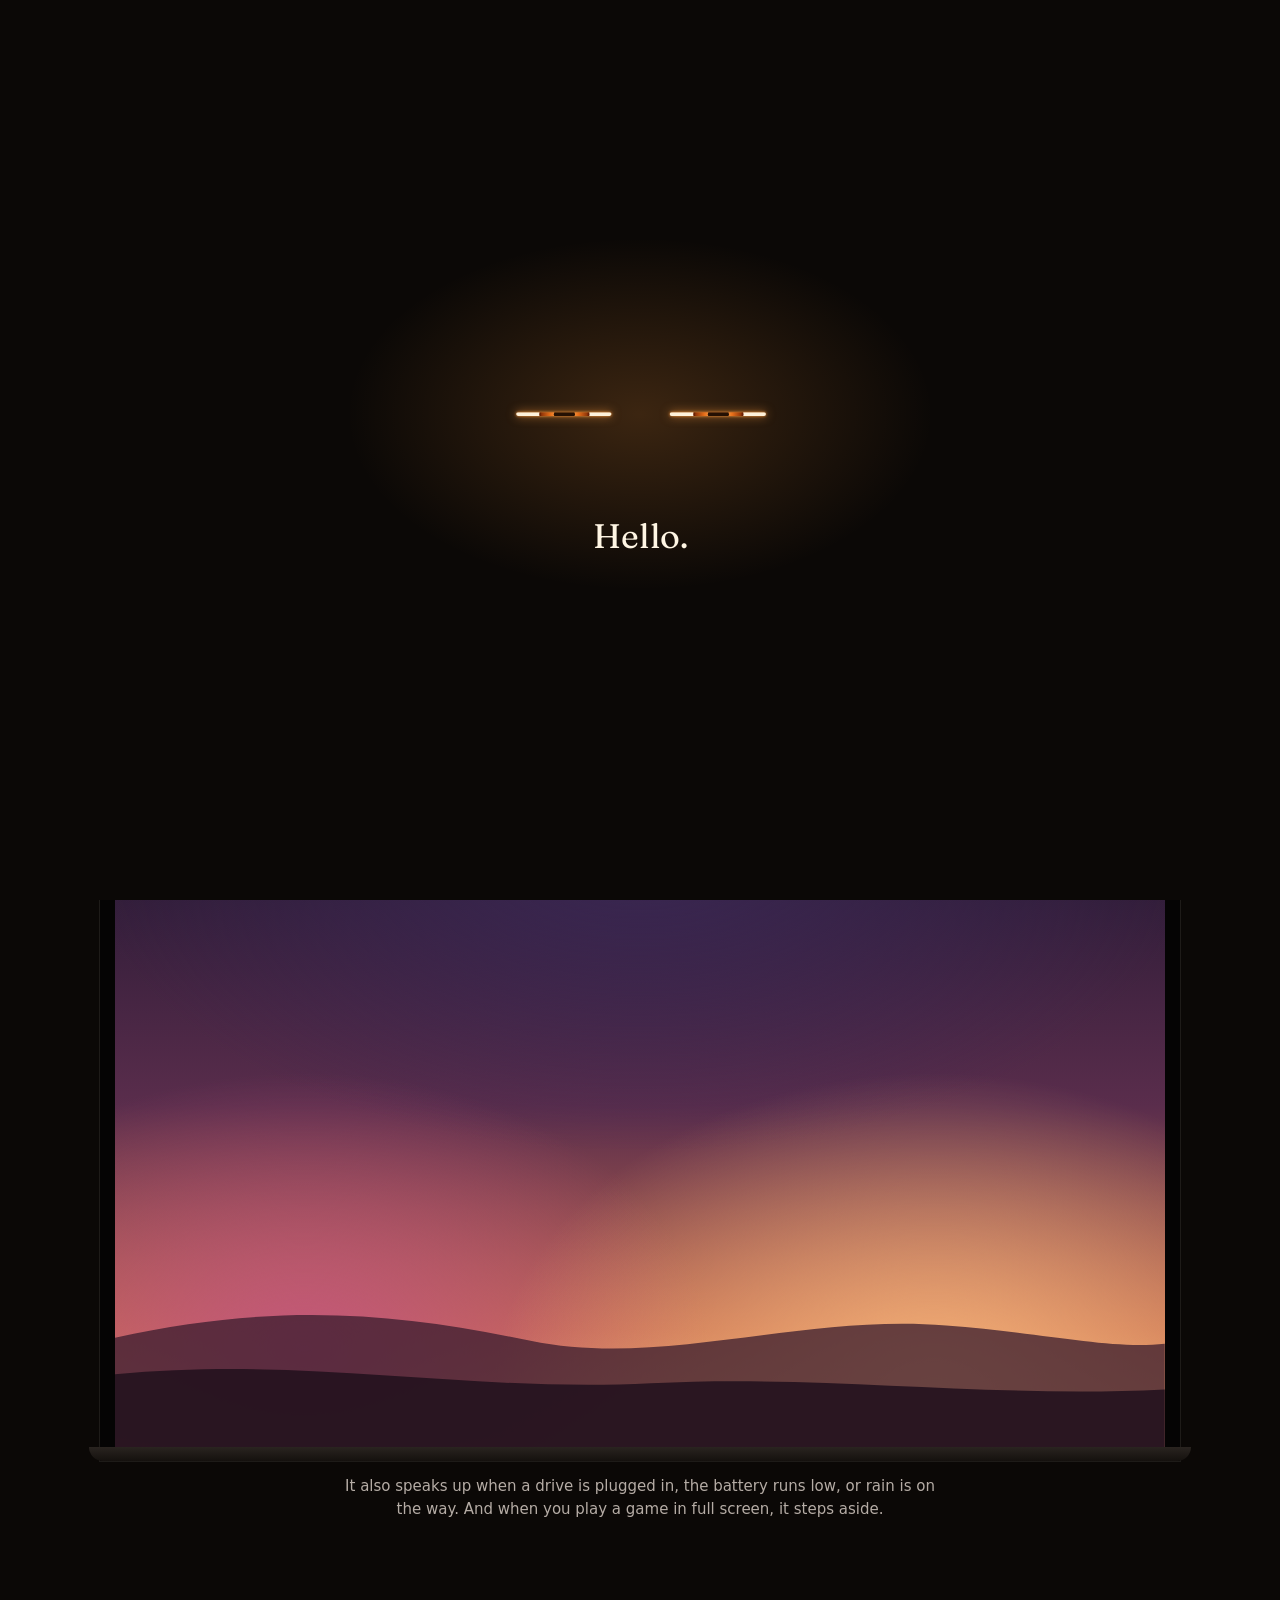
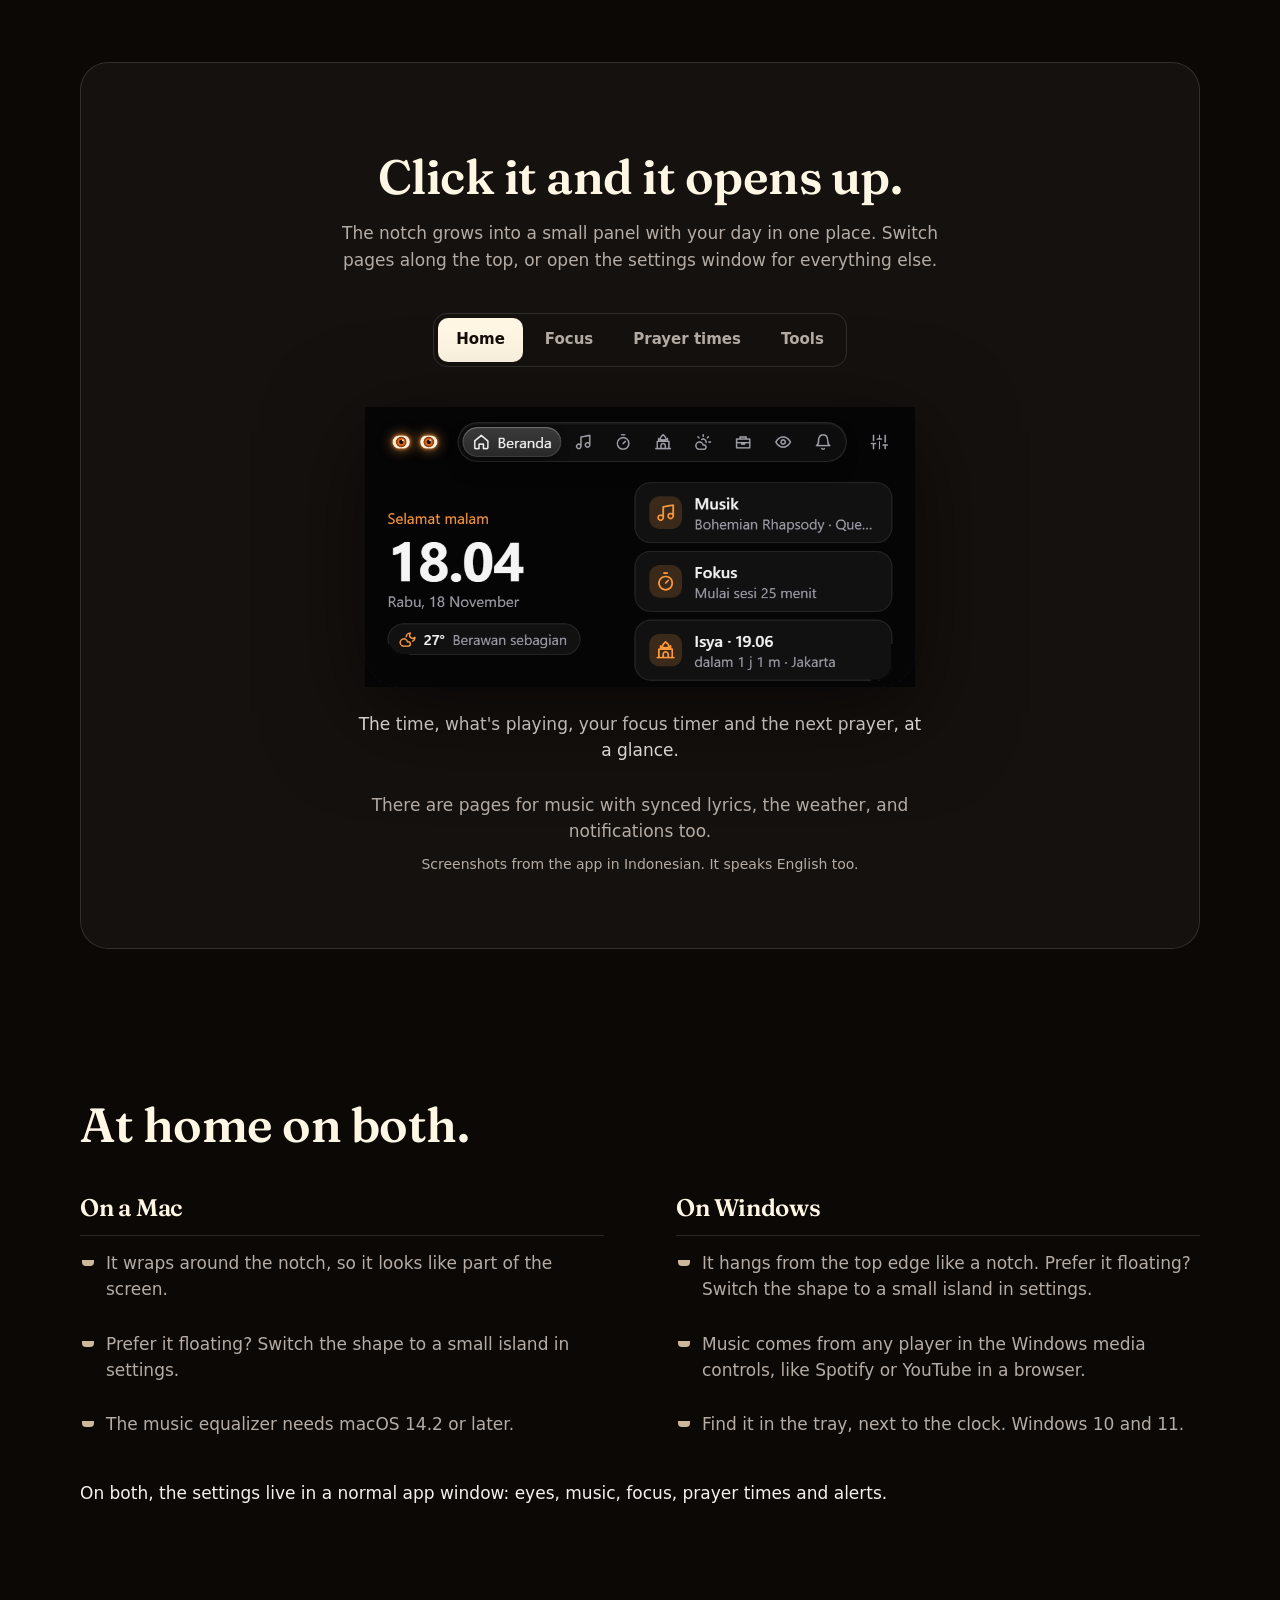
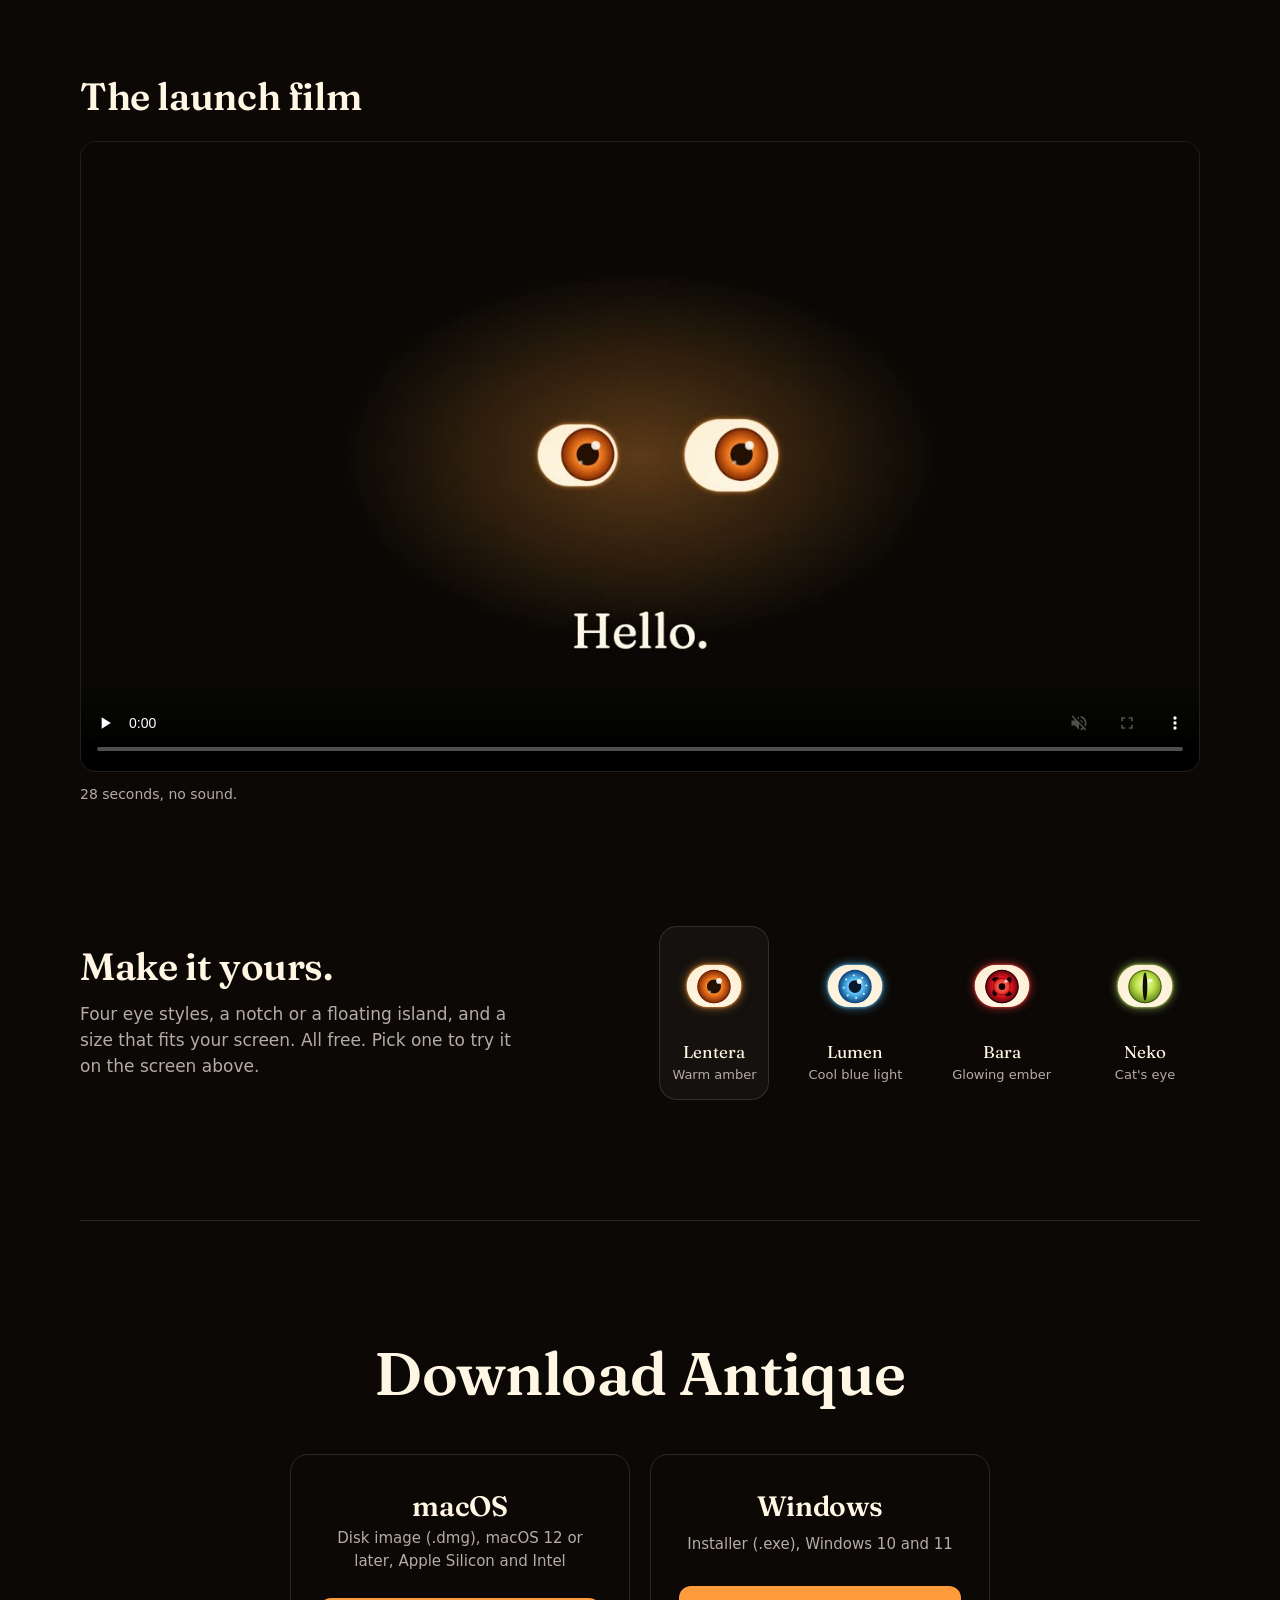
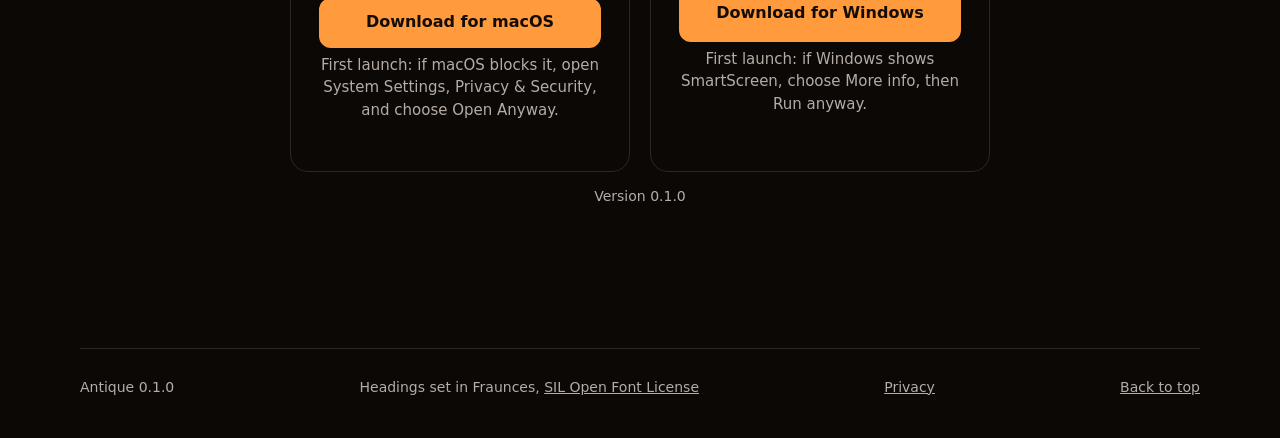
<file: antique/index.html>
<!doctype html>
<html lang="en">
  <head>
    <meta charset="utf-8" />
    <meta name="viewport" content="width=device-width, initial-scale=1" />
    <title>Antique: eyes for the top of your screen</title>
    <meta
      name="description"
      content="Antique is a little notch at the top of your screen, on Mac and Windows. It follows your pointer, moves to your music, and shows what matters."
    />
    <meta name="theme-color" content="#0b0806" />
    <meta property="og:title" content="Antique" />
    <meta property="og:description" content="A pair of eyes for the top of your screen. For macOS and Windows." />
    <meta property="og:image" content="assets/film-poster.jpg" />
    <link rel="icon" href="assets/favicon.svg" type="image/svg+xml" />
    <link rel="preload" href="assets/fonts/fraunces-latin-600-normal.woff2" as="font" type="font/woff2" crossorigin />
    <link rel="stylesheet" href="styles.css?v=f8cd40b" />
  </head>
  <body>
    <a class="skip" href="#main" data-i18n="skip">Skip to content</a>

    <!-- Opening: the eyes start up close, then back away into the screen and become the notch. -->
    <div class="intro" id="intro" aria-hidden="true">
      <div class="intro-shade" id="intro-shade"></div>
      <div class="intro-eyes" id="intro-eyes"></div>
      <p class="intro-hello" id="intro-hello" data-i18n="intro.hello">Hello.</p>
    </div>

    <header class="bar">
      <a class="wordmark" href="#top" aria-label="Antique, back to top">Antique</a>
      <nav class="bar-nav" aria-label="Sections">
        <a href="#try" data-i18n="nav.try">Try it</a>
        <a href="#download" data-i18n="nav.download">Download</a>
      </nav>
      <div class="lang" role="group" aria-label="Language">
        <button type="button" data-lang="en" aria-pressed="true">EN</button>
        <button type="button" data-lang="id" aria-pressed="false">ID</button>
      </div>
    </header>

    <main id="main">
      <section class="hero" id="top">
        <p class="kicker" data-i18n="hero.kicker">For macOS and Windows</p>
        <h1 data-i18n="hero.title">A pair of eyes for the top of your screen.</h1>
        <p class="lede" data-i18n="hero.lede">
          Antique is a little notch at the top of your screen: wrapped around the camera notch on a Mac, hanging
          from the top edge on Windows. It follows your pointer, moves to your music, and shows a message, a focus
          timer or the next prayer time when it matters.
        </p>
        <div class="hero-actions">
          <a class="button primary" id="hero-download" href="#download">Download for macOS</a>
          <a class="button quiet" id="hero-other" href="#download">Get the Windows version</a>
        </div>
        <p class="meta"><span data-i18n="meta.version">Version</span> <span class="version">0.1.0</span></p>
      </section>

      <!-- The stage: a screen with Antique on it. Each chip below puts the notch in another state. -->
      <section class="try" id="try" aria-labelledby="try-title">
        <h2 class="sr-only" id="try-title" data-i18n="try.title">Try Antique</h2>

        <!-- Chips sit right above the screen so the notch stays in view while you pick. -->
        <div class="chips" role="group" aria-label="Show a moment" data-i18n-label="try.group">
          <button type="button" data-state="rest" aria-pressed="true" data-i18n="chip.rest">Resting</button>
          <button type="button" data-state="music" aria-pressed="false" data-i18n="chip.music">Music</button>
          <button type="button" data-state="message" aria-pressed="false" data-i18n="chip.message">Message</button>
          <button type="button" data-state="charge" aria-pressed="false" data-i18n="chip.charge">Charging</button>
          <button type="button" data-state="headphones" aria-pressed="false" data-i18n="chip.headphones">Headphones</button>
          <button type="button" data-state="volume" aria-pressed="false" data-i18n="chip.volume">Volume</button>
          <button type="button" data-state="focus" aria-pressed="false" data-i18n="chip.focus">Focus</button>
          <button type="button" data-state="prayer" aria-pressed="false" data-i18n="chip.prayer">Prayer</button>
          <button type="button" data-state="sleepy" aria-pressed="false" data-i18n="chip.sleepy">Sleepy</button>
          <button type="button" data-state="open" aria-pressed="false" data-i18n="chip.open">Open</button>
        </div>
        <p class="try-caption" id="try-caption" aria-live="polite"></p>

        <!-- Screen and customisation, right above the stage so the notch stays in view: eye style,
             shape and size (shape & size are the Windows settings). -->
        <div class="custom" id="custom" data-os="mac">
          <div class="custom-group">
            <span class="custom-label" id="custom-screen" data-i18n="custom.screen">Screen</span>
            <div class="os" role="group" aria-labelledby="custom-screen">
              <button type="button" data-os="mac" aria-pressed="true">macOS</button>
              <button type="button" data-os="windows" aria-pressed="false">Windows</button>
            </div>
          </div>
          <div class="custom-group">
            <span class="custom-label" id="custom-eyes" data-i18n="custom.eyes">Eyes</span>
            <div class="seg themes" id="theme-pick" role="group" aria-labelledby="custom-eyes"></div>
          </div>
          <div class="custom-group win-only">
            <span class="custom-label" id="custom-shape" data-i18n="custom.shape">Shape</span>
            <div class="seg" role="group" aria-labelledby="custom-shape">
              <button type="button" data-shape="notch" aria-pressed="true" data-i18n="custom.notch">Notch</button>
              <button type="button" data-shape="floating" aria-pressed="false" data-i18n="custom.floating">Floating</button>
            </div>
          </div>
          <div class="custom-group win-only">
            <span class="custom-label" id="custom-size" data-i18n="custom.size">Size</span>
            <div class="seg" role="group" aria-labelledby="custom-size">
              <button type="button" data-size="-1" data-i18n-label="custom.smaller" aria-label="Smaller">−</button>
              <button type="button" data-size="1" data-i18n-label="custom.bigger" aria-label="Bigger">+</button>
            </div>
          </div>
        </div>

        <div class="device" id="device" data-os="mac">
          <div class="screen" id="screen">
            <div class="wallpaper" aria-hidden="true">
              <svg viewBox="0 0 1920 1080" preserveAspectRatio="none">
                <path d="M0 900 C 300 840 520 860 760 905 C 1000 950 1260 860 1520 880 C 1700 892 1820 920 1920 910 L1920 1080 L0 1080 Z" fill="#3a1d2e" opacity="0.75" />
                <path d="M0 960 C 360 930 640 990 980 975 C 1300 960 1600 1000 1920 985 L1920 1080 L0 1080 Z" fill="#24121f" opacity="0.9" />
              </svg>
            </div>

            <div class="menubar" aria-hidden="true">
              <span class="mb-left"><i class="mb-logo"></i><i style="--w: 46px"></i><i style="--w: 26px"></i><i style="--w: 30px"></i><i style="--w: 34px"></i></span>
              <span class="mb-right"><i style="--w: 14px"></i><i style="--w: 14px"></i><b class="mb-clock" id="mb-clock">16.13</b></span>
            </div>

            <div class="taskbar" aria-hidden="true">
              <i></i><i></i><i></i><i></i><i></i>
              <b class="tb-clock" id="tb-clock">16.13</b>
            </div>

            <!-- Antique, drawn at screen size and scaled with the screen (--u). -->
            <div class="island-holder" id="island-holder">
              <button
                class="island"
                id="island"
                type="button"
                data-state="rest"
                aria-expanded="false"
                aria-describedby="try-caption"
              >
                <span class="sr-only" data-i18n="island.label">Antique's notch. Click to open the panel.</span>
                <span class="layer row" aria-hidden="true">
                  <span class="wing left" id="wing-left"></span>
                  <span class="eyes" id="eyes"></span>
                  <span class="wing right" id="wing-right"></span>
                </span>
                <img class="layer open" src="assets/panel-home.png" width="440" height="224" alt="" aria-hidden="true" />
              </button>
            </div>
          </div>
          <div class="hinge" aria-hidden="true"></div>
        </div>

        <p class="try-more" data-i18n="try.more">
          It also speaks up when a drive is plugged in, the battery runs low, or rain is on the way.
        </p>
      </section>

      <section class="panel" id="panel" aria-labelledby="panel-title">
        <h2 id="panel-title" data-i18n="panel.title">Click it and it opens up.</h2>
        <p class="panel-intro" data-i18n="panel.body">
          The notch grows into a small panel with your day in one place. Switch pages along the top, or open the
          settings window for everything else.
        </p>

        <div class="tabs" role="tablist" aria-label="Panel pages">
          <button type="button" role="tab" id="tab-home" aria-controls="view-home" aria-selected="true" data-i18n="panel.home">Home</button>
          <button type="button" role="tab" id="tab-focus" aria-controls="view-focus" aria-selected="false" tabindex="-1" data-i18n="panel.focus">Focus</button>
          <button type="button" role="tab" id="tab-prayer" aria-controls="view-prayer" aria-selected="false" tabindex="-1" data-i18n="panel.prayer">Prayer times</button>
          <button type="button" role="tab" id="tab-tools" aria-controls="view-tools" aria-selected="false" tabindex="-1" data-i18n="panel.tools">Tools</button>
        </div>

        <div class="views">
          <figure class="view" role="tabpanel" id="view-home" aria-labelledby="tab-home">
            <img src="assets/panel-home.png" width="440" height="224" loading="lazy" alt="" data-i18n-alt="panel.homeAlt" />
            <figcaption data-i18n="panel.homeText">The time, what's playing, your focus timer and the next prayer, at a glance.</figcaption>
          </figure>
          <figure class="view" role="tabpanel" id="view-focus" aria-labelledby="tab-focus" hidden>
            <img src="assets/panel-focus.png" width="440" height="216" loading="lazy" alt="" data-i18n-alt="panel.focusAlt" />
            <figcaption data-i18n="panel.focusText">A Pomodoro timer drawn as an hourglass. The sand runs while you work, and the glass flips over for your break.</figcaption>
          </figure>
          <figure class="view" role="tabpanel" id="view-prayer" aria-labelledby="tab-prayer" hidden>
            <img src="assets/panel-prayer.png" width="440" height="278" loading="lazy" alt="" data-i18n-alt="panel.prayerAlt" />
            <figcaption data-i18n="panel.prayerText">Prayer times for your city, a reminder before each one, and an adzan sound you choose.</figcaption>
          </figure>
          <figure class="view" role="tabpanel" id="view-tools" aria-labelledby="tab-tools" hidden>
            <img src="assets/panel-tools.png" width="440" height="272" loading="lazy" alt="" data-i18n-alt="panel.toolsAlt" />
            <figcaption data-i18n="panel.toolsText">A to-do list, quick notes, a calculator, clipboard history, a timer and a unit and currency converter, right under the notch.</figcaption>
          </figure>
        </div>

        <p class="panel-more" data-i18n="panel.more">
          There are pages for music with synced lyrics, the weather, and notifications too.
        </p>
        <p class="note" data-i18n="panel.note">Screenshots from the app in Indonesian. It speaks English too.</p>
      </section>

      <section class="platforms" aria-labelledby="platforms-title">
        <h2 id="platforms-title" data-i18n="platforms.title">At home on both.</h2>
        <div class="platform">
          <h3 data-i18n="platforms.mac">On a Mac</h3>
          <ul>
            <li data-i18n="platforms.mac1">It wraps around the notch, so it looks like part of the screen.</li>
            <li data-i18n="platforms.mac2">Prefer it floating? Switch the shape to a small island in settings.</li>
            <li data-i18n="platforms.mac3">The music equalizer needs macOS 14.2 or later.</li>
          </ul>
        </div>
        <div class="platform">
          <h3 data-i18n="platforms.win">On Windows</h3>
          <ul>
            <li data-i18n="platforms.win1">It hangs from the top edge like a notch. Prefer it floating? Switch the shape to a small island in settings.</li>
            <li data-i18n="platforms.win2">Music comes from any player in the Windows media controls, like Spotify or YouTube in a browser.</li>
            <li data-i18n="platforms.win3">Find it in the tray, next to the clock. Windows 10 and 11.</li>
          </ul>
        </div>
        <p class="platforms-both" data-i18n="platforms.both">
          On both, the settings live in a normal app window: eyes, music, focus, prayer times and alerts.
        </p>
      </section>

      <section class="film" aria-labelledby="film-title">
        <h2 id="film-title" data-i18n="film.title">The launch film</h2>
        <div class="film-frame">
          <video id="film" controls playsinline muted preload="none" poster="assets/film-poster.jpg" width="1920" height="1080">
            <source src="assets/antique-launch.mp4" type="video/mp4" />
          </video>
          <p class="film-error" id="film-error" hidden data-i18n="film.error">
            The film didn't load. <a href="assets/antique-launch.mp4">Open the video file</a> instead.
          </p>
        </div>
        <p class="caption" data-i18n="film.caption">28 seconds, no sound.</p>
      </section>

      <section class="more-eyes" aria-labelledby="eyes-title">
        <div class="more-eyes-text">
          <h2 id="eyes-title" data-i18n="eyes.title">Make it yours.</h2>
          <p data-i18n="eyes.body">
            Four eye styles, a notch or a floating island, and a size that fits your screen. All free. Pick one to
            try it on the screen above.
          </p>
        </div>
        <div class="iris-row" id="iris-row"></div>
      </section>

      <section class="download" id="download" aria-labelledby="download-title">
        <h2 id="download-title" data-i18n="download.title">Download Antique</h2>
        <div class="downloads">
          <div class="dl" data-platform="mac">
            <h3>macOS</h3>
            <p data-i18n="download.macFile">Disk image (.dmg), macOS 12 or later, Apple Silicon and Intel</p>
            <a class="button primary" data-download="mac" href="#download">Download for macOS</a>
            <p class="dl-note" data-i18n="download.macNote">
              First launch: if macOS blocks it, open System Settings, Privacy &amp; Security, and choose Open Anyway.
            </p>
          </div>
          <div class="dl" data-platform="windows">
            <h3>Windows</h3>
            <p data-i18n="download.winFile">Installer (.exe), Windows 10 and 11</p>
            <a class="button primary" data-download="windows" href="#download">Download for Windows</a>
            <p class="dl-note" data-i18n="download.winNote">
              First launch: if Windows shows SmartScreen, choose More info, then Run anyway.
            </p>
          </div>
        </div>
        <p class="meta"><span data-i18n="meta.version">Version</span> <span class="version">0.1.0</span></p>
      </section>
    </main>

    <footer class="foot">
      <p>Antique <span class="version">0.1.0</span></p>
      <p>
        <span data-i18n="foot.font">Headings set in Fraunces,</span>
        <a href="assets/fonts/OFL.txt" data-i18n="foot.license">SIL Open Font License</a>
      </p>
      <p><a href="privacy.html" data-i18n="foot.privacy">Privacy</a></p>
      <p><a href="#top" data-i18n="foot.top">Back to top</a></p>
    </footer>

    <script src="main.js?v=f8cd40b" defer></script>
  </body>
</html>
</file>
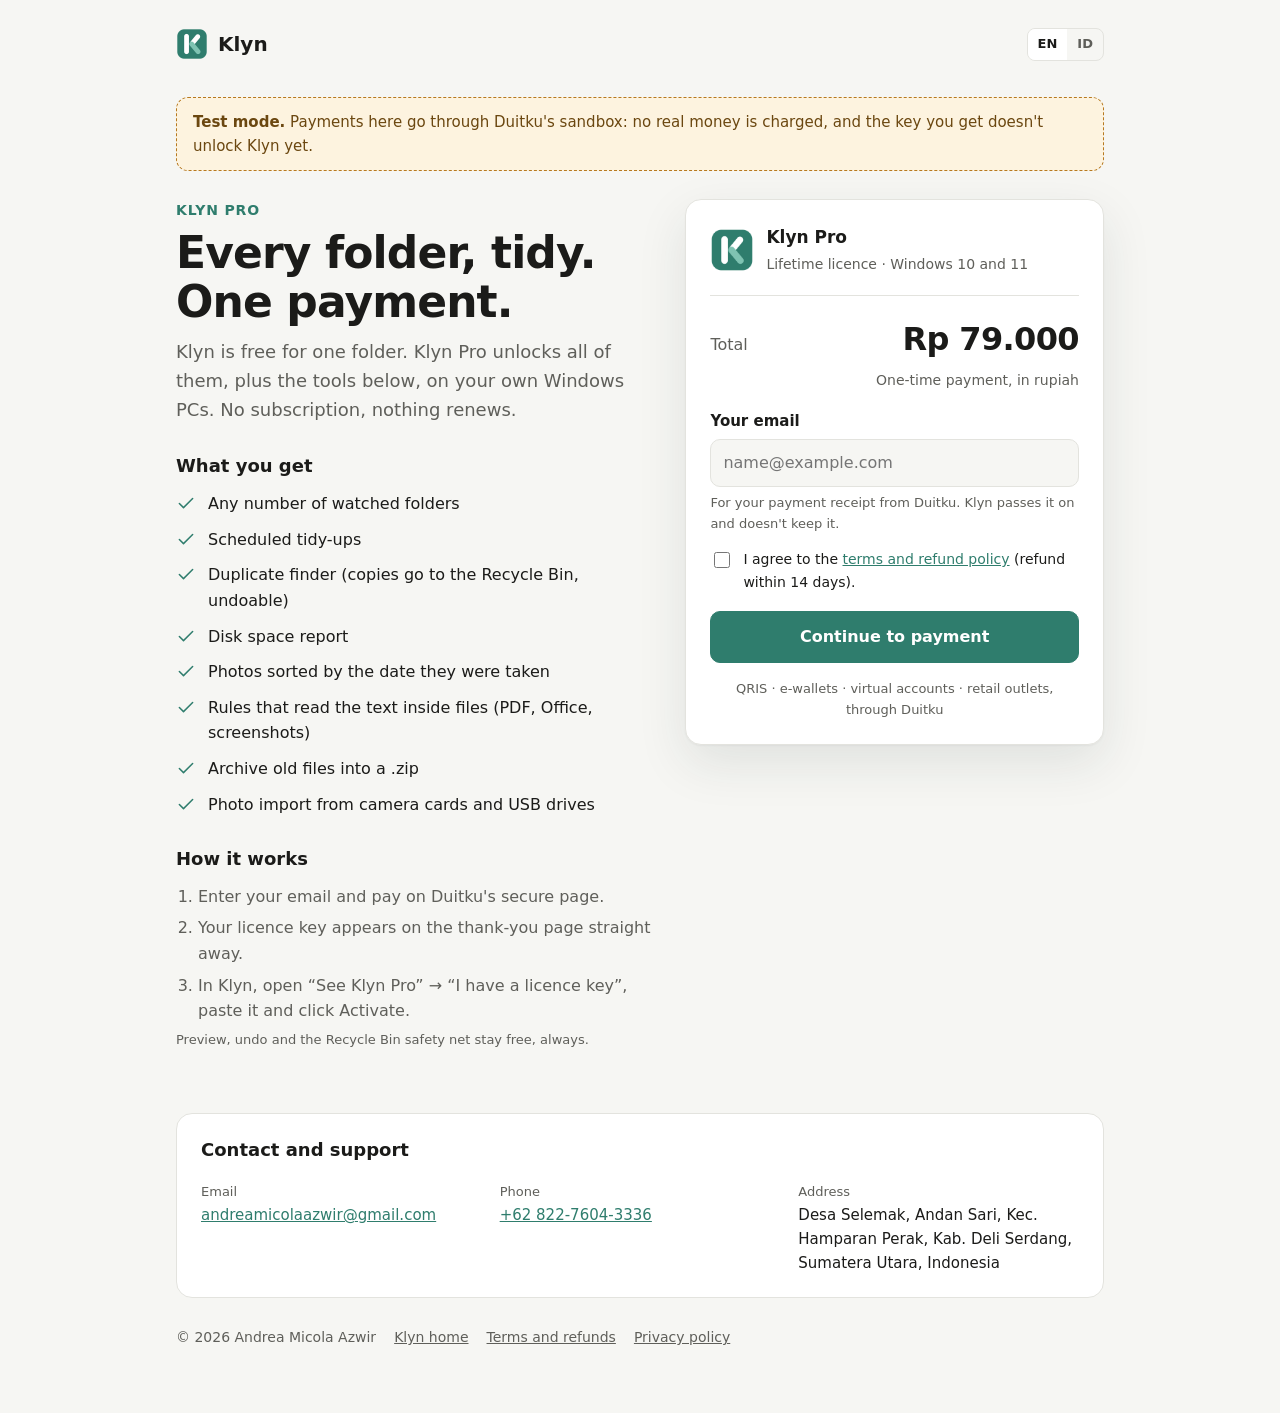
<file: buy/index.html>
<!doctype html>
<html lang="en">
<head>
<meta charset="utf-8">
<meta name="viewport" content="width=device-width, initial-scale=1">
<title>Buy Klyn Pro</title>
<meta name="description" content="Klyn Pro for Windows: every folder and all Pro features for a single payment of Rp 79.000. Pay with QRIS, e-wallets, virtual accounts or retail outlets through Duitku.">
<link rel="icon" href="../klyn.png">
<style>
  :root {
    --bg: #f6f6f3;
    --panel: #ffffff;
    --ink: #1b1b19;
    --muted: #5f5f5a;
    --line: #e3e3de;
    --accent: #2f7d6d;
    --accent-ink: #ffffff;
    --soft: #e4f0ec;
    --bad: #b3261e;
    --test-bg: #fdf3df;
    --test-ink: #6b4710;
    --test-line: #b7791f;
    color-scheme: light dark;
  }
  @media (prefers-color-scheme: dark) {
    :root {
      --bg: #161615;
      --panel: #1f1f1e;
      --ink: #ededea;
      --muted: #a3a39c;
      --line: #33332f;
      --accent: #7fc3b2;
      --accent-ink: #10201c;
      --soft: #1f2e2a;
      --bad: #f2b8b5;
      --test-bg: #2c2416;
      --test-ink: #f0d29b;
      --test-line: #8a6420;
    }
  }
  * { box-sizing: border-box; }
  body {
    margin: 0;
    background: var(--bg);
    color: var(--ink);
    font: 16px/1.6 "Segoe UI Variable Text", "Segoe UI", system-ui, sans-serif;
    -webkit-font-smoothing: antialiased;
  }
  a { color: var(--accent); }
  main { max-width: 960px; margin: 0 auto; padding: 28px 16px 64px; }
  header { display: flex; align-items: center; gap: 10px; margin-bottom: 36px; }
  .brand { display: flex; align-items: center; gap: 10px; color: var(--ink); text-decoration: none; font-weight: 700; font-size: 20px; }
  .brand img { width: 32px; height: 32px; border-radius: 8px; }
  .lang { margin-left: auto; display: flex; border: 1px solid var(--line); border-radius: 8px; overflow: hidden; }
  .lang button { font: inherit; font-size: 13px; font-weight: 600; padding: 5px 10px; border: 0; background: transparent; color: var(--muted); cursor: pointer; }
  .lang button[aria-pressed="true"] { background: var(--panel); color: var(--ink); }

  .test {
    margin: 0 0 28px;
    padding: 12px 16px;
    border-radius: 12px;
    border: 1px dashed var(--test-line);
    background: var(--test-bg);
    color: var(--test-ink);
    font-size: 15px;
  }

  .layout { display: grid; grid-template-columns: 1.15fr 1fr; gap: 28px; align-items: start; }
  @media (max-width: 820px) { .layout { grid-template-columns: 1fr; } }
  .kicker { color: var(--accent); font-weight: 700; font-size: 14px; letter-spacing: 0.06em; text-transform: uppercase; }
  h1 { font-size: clamp(32px, 5vw, 44px); line-height: 1.1; letter-spacing: -0.02em; margin: 8px 0 12px; }
  .lead { color: var(--muted); font-size: 18px; margin: 0 0 24px; }
  h2 { font-size: 18px; margin: 28px 0 10px; }

  .features { list-style: none; padding: 0; margin: 0; display: grid; gap: 10px; }
  .features li { display: flex; gap: 12px; align-items: flex-start; }
  .features li::before {
    content: "";
    flex: none;
    width: 20px; height: 20px; margin-top: 2px;
    background: var(--accent);
    -webkit-mask: url("data:image/svg+xml,%3Csvg xmlns='http://www.w3.org/2000/svg' viewBox='0 0 20 20'%3E%3Cpath d='M7.5 13.6 3.9 10a.75.75 0 1 0-1.06 1.06l4.13 4.13a.75.75 0 0 0 1.06 0l9.13-9.13a.75.75 0 1 0-1.06-1.06z'/%3E%3C/svg%3E") center / contain no-repeat;
    mask: url("data:image/svg+xml,%3Csvg xmlns='http://www.w3.org/2000/svg' viewBox='0 0 20 20'%3E%3Cpath d='M7.5 13.6 3.9 10a.75.75 0 1 0-1.06 1.06l4.13 4.13a.75.75 0 0 0 1.06 0l9.13-9.13a.75.75 0 1 0-1.06-1.06z'/%3E%3C/svg%3E") center / contain no-repeat;
  }
  .steps { padding-left: 22px; margin: 0; color: var(--muted); }
  .steps li + li { margin-top: 6px; }

  .order {
    position: sticky; top: 20px;
    background: var(--panel);
    border: 1px solid var(--line);
    border-radius: 16px;
    padding: 24px;
    box-shadow: 0 1px 2px rgba(0, 0, 0, 0.04), 0 18px 50px rgba(30, 50, 45, 0.1);
  }
  @media (max-width: 820px) { .order { position: static; } }
  .item { display: flex; align-items: center; gap: 12px; padding-bottom: 18px; border-bottom: 1px solid var(--line); }
  .item img { width: 44px; height: 44px; border-radius: 10px; }
  .item b { display: block; font-size: 17px; }
  .item span { color: var(--muted); font-size: 14px; }
  .total { display: flex; align-items: baseline; justify-content: space-between; gap: 12px; padding: 18px 0 4px; }
  .total .label { color: var(--muted); }
  .price { font-size: 32px; font-weight: 700; letter-spacing: -0.02em; font-variant-numeric: tabular-nums; }
  .was { color: var(--muted); text-decoration: line-through; font-size: 16px; margin-right: 8px; font-weight: 400; }
  .once { color: var(--muted); font-size: 14px; margin: 0 0 18px; text-align: right; }

  label.field { display: block; font-weight: 600; font-size: 15px; margin-bottom: 6px; }
  input[type="email"] {
    width: 100%;
    font: inherit;
    padding: 10px 12px;
    border-radius: 10px;
    border: 1px solid var(--line);
    background: var(--bg);
    color: var(--ink);
  }
  input[type="email"]:focus-visible { outline: 2px solid var(--accent); outline-offset: 1px; border-color: var(--accent); }
  .hint { color: var(--muted); font-size: 13px; margin: 6px 0 14px; }
  .agree { display: flex; gap: 10px; align-items: flex-start; font-size: 14px; margin-bottom: 18px; }
  .agree input { margin-top: 4px; accent-color: var(--accent); width: 16px; height: 16px; flex: none; }
  button.pay {
    width: 100%;
    display: flex; align-items: center; justify-content: center; gap: 10px;
    font: inherit; font-size: 16px; font-weight: 600;
    padding: 12px 18px;
    border-radius: 10px;
    border: 1px solid var(--accent);
    background: var(--accent);
    color: var(--accent-ink);
    cursor: pointer;
  }
  button.pay:disabled { opacity: 0.55; cursor: default; }
  .error { color: var(--bad); font-size: 14px; margin: 12px 0 0; }
  .methods { margin: 16px 0 0; color: var(--muted); font-size: 13px; text-align: center; }
  .spinner {
    width: 16px; height: 16px; flex: none;
    border: 2px solid color-mix(in srgb, var(--accent-ink) 35%, transparent); border-top-color: var(--accent-ink);
    border-radius: 50%; animation: spin 0.8s linear infinite;
  }
  @keyframes spin { to { transform: rotate(360deg); } }
  @media (prefers-reduced-motion: reduce) { .spinner { animation-duration: 3s; } }

  .contact {
    margin-top: 48px;
    padding: 22px 24px;
    background: var(--panel);
    border: 1px solid var(--line);
    border-radius: 16px;
    display: grid;
    grid-template-columns: repeat(3, minmax(0, 1fr));
    gap: 18px;
    font-size: 15px;
  }
  @media (max-width: 820px) { .contact { grid-template-columns: 1fr; } }
  .contact h2 { grid-column: 1 / -1; margin: 0; }
  .contact .k { display: block; color: var(--muted); font-size: 13px; }
  .contact a { overflow-wrap: anywhere; }
  footer { margin-top: 28px; color: var(--muted); font-size: 14px; display: flex; gap: 18px; flex-wrap: wrap; }
  footer a { color: var(--muted); }
  [hidden] { display: none !important; }
</style>
</head>
<body>
<main>
  <header>
    <a class="brand" href="../"><img src="../klyn.png" alt="">Klyn</a>
    <div class="lang" role="group" aria-label="Language">
      <button type="button" data-lang="en">EN</button>
      <button type="button" data-lang="id">ID</button>
    </div>
  </header>

  <p id="test" class="test" hidden><strong data-t="testTitle"></strong> <span data-t="testText"></span></p>

  <div class="layout">
    <section>
      <div class="kicker">Klyn Pro</div>
      <h1 data-t="title"></h1>
      <p class="lead" data-t="lead"></p>

      <h2 data-t="getTitle"></h2>
      <ul class="features">
        <li data-t="f1"></li>
        <li data-t="f2"></li>
        <li data-t="f3"></li>
        <li data-t="f4"></li>
        <li data-t="f5"></li>
        <li data-t="f6"></li>
        <li data-t="f7"></li>
        <li data-t="f8"></li>
      </ul>

      <h2 data-t="howTitle"></h2>
      <ol class="steps">
        <li data-t="s1"></li>
        <li data-t="s2"></li>
        <li data-t="s3"></li>
      </ol>
      <p class="hint" data-t="freeNote"></p>
    </section>

    <form class="order" id="form" novalidate>
      <div class="item">
        <img src="../klyn.png" alt="">
        <div><b>Klyn Pro</b><span data-t="itemSub"></span></div>
      </div>
      <div class="total">
        <span class="label">Total</span>
        <span class="price"><span class="was" id="was" hidden></span><span id="price">Rp 79.000</span></span>
      </div>
      <p class="once" data-t="once"></p>

      <label class="field" for="email" data-t="emailLabel"></label>
      <input id="email" type="email" autocomplete="email" maxlength="50" required data-ph="emailPlaceholder">
      <p class="hint" data-t="emailHint"></p>

      <label class="agree">
        <input id="agree" type="checkbox" required>
        <span data-t="agree" data-html></span>
      </label>

      <button class="pay" id="pay" type="submit">
        <span class="spinner" id="busy" aria-hidden="true" hidden></span>
        <span id="payText" data-t="pay"></span>
      </button>
      <p class="error" id="error" role="alert" hidden></p>
      <p class="methods" data-t="methods"></p>
    </form>
  </div>

  <section class="contact" id="contact">
    <h2 data-t="contactTitle"></h2>
    <div><span class="k">Email</span><a href="mailto:andreamicolaazwir@gmail.com">andreamicolaazwir@gmail.com</a></div>
    <div><span class="k" data-t="phone"></span><a href="tel:+6282276043336">+62 822-7604-3336</a></div>
    <div><span class="k" data-t="address"></span>Desa Selemak, Andan Sari, Kec. Hamparan Perak, Kab. Deli Serdang, Sumatera Utara, Indonesia</div>
  </section>

  <footer>
    <span>© 2026 Andrea Micola Azwir</span>
    <a href="../" data-t="home"></a>
    <a href="../terms/" data-t="terms"></a>
    <a href="../privacy/" data-t="privacy"></a>
  </footer>
</main>
<script>
(() => {
  // Which licence server sells: "sandbox" (Duitku sandbox, test keys that don't unlock Klyn)
  // until Duitku approves the account and the live Worker is deployed, then "live".
  // Keep the addresses in step with site/pro/ and src-tauri/src/license.rs.
  const MODE = "sandbox";
  const SERVER = MODE === "live" ? "https://klyn-pro.klynapp.workers.dev" : "https://klyn-pro-sandbox.klynapp.workers.dev";

  const TEXT = {
    en: {
      testTitle: "Test mode.",
      testText: "Payments here go through Duitku's sandbox: no real money is charged, and the key you get doesn't unlock Klyn yet.",
      title: "Every folder, tidy. One payment.",
      lead: "Klyn is free for one folder. Klyn Pro unlocks all of them, plus the tools below, on your own Windows PCs. No subscription, nothing renews.",
      getTitle: "What you get",
      f1: "Any number of watched folders",
      f2: "Scheduled tidy-ups",
      f3: "Duplicate finder (copies go to the Recycle Bin, undoable)",
      f4: "Disk space report",
      f5: "Photos sorted by the date they were taken",
      f6: "Rules that read the text inside files (PDF, Office, screenshots)",
      f7: "Archive old files into a .zip",
      f8: "Photo import from camera cards and USB drives",
      howTitle: "How it works",
      s1: "Enter your email and pay on Duitku's secure page.",
      s2: "Your licence key appears on the thank-you page straight away.",
      s3: "In Klyn, open “See Klyn Pro” → “I have a licence key”, paste it and click Activate.",
      freeNote: "Preview, undo and the Recycle Bin safety net stay free, always.",
      itemSub: "Lifetime licence · Windows 10 and 11",
      once: "One-time payment, in rupiah",
      emailLabel: "Your email",
      emailPlaceholder: "name@example.com",
      emailHint: "For your payment receipt from Duitku. Klyn passes it on and doesn't keep it.",
      agree: 'I agree to the <a href="../terms/">terms and refund policy</a> (refund within 14 days).',
      pay: "Continue to payment",
      paying: "Opening the payment page…",
      methods: "QRIS · e-wallets · virtual accounts · retail outlets, through Duitku",
      badEmail: "Check your email address (at most 50 characters).",
      mustAgree: "Please agree to the terms first.",
      failed: "The payment page couldn't be opened. Try again in a moment, or contact us below.",
      contactTitle: "Contact and support",
      phone: "Phone",
      address: "Address",
      home: "Klyn home",
      terms: "Terms and refunds",
      privacy: "Privacy policy",
    },
    id: {
      testTitle: "Mode uji.",
      testText: "Pembayaran di sini lewat sandbox Duitku: tidak ada uang sungguhan yang ditagih, dan kode yang kamu dapat belum membuka Klyn.",
      title: "Semua folder rapi. Sekali bayar.",
      lead: "Klyn gratis untuk satu folder. Klyn Pro membuka semuanya, plus fitur di bawah, di PC Windows milikmu sendiri. Bukan langganan, tidak diperpanjang otomatis.",
      getTitle: "Yang kamu dapat",
      f1: "Folder yang dipantau tanpa batas",
      f2: "Rapikan terjadwal",
      f3: "Pencari duplikat (salinan ke Recycle Bin, bisa diurungkan)",
      f4: "Laporan ruang disk",
      f5: "Foto disusun per tanggal diambil",
      f6: "Aturan yang membaca teks di dalam file (PDF, Office, screenshot)",
      f7: "Arsipkan file lama ke .zip",
      f8: "Impor foto dari kartu kamera dan flashdisk",
      howTitle: "Cara membeli",
      s1: "Isi email-mu, lalu bayar di halaman aman Duitku.",
      s2: "Kode lisensimu langsung muncul di halaman terima kasih.",
      s3: "Di Klyn, buka “Lihat Klyn Pro” → “Saya punya kode lisensi”, tempel kodenya, lalu klik Aktifkan.",
      freeNote: "Pratinjau, urungkan, dan pengaman Recycle Bin tetap gratis, selamanya.",
      itemSub: "Lisensi seumur hidup · Windows 10 dan 11",
      once: "Sekali bayar, dalam rupiah",
      emailLabel: "Email-mu",
      emailPlaceholder: "nama@contoh.com",
      emailHint: "Untuk bukti pembayaran dari Duitku. Klyn hanya meneruskannya dan tidak menyimpannya.",
      agree: 'Saya setuju dengan <a href="../terms/#id">syarat dan kebijakan refund</a> (refund dalam 14 hari).',
      pay: "Lanjut ke pembayaran",
      paying: "Membuka halaman pembayaran…",
      methods: "QRIS · e-wallet · virtual account · gerai retail, lewat Duitku",
      badEmail: "Periksa alamat email-mu (maksimal 50 karakter).",
      mustAgree: "Setujui syaratnya dulu, ya.",
      failed: "Halaman pembayaran tidak bisa dibuka. Coba lagi sebentar lagi, atau hubungi kami di bawah.",
      contactTitle: "Kontak dan bantuan",
      phone: "Telepon",
      address: "Alamat",
      home: "Beranda Klyn",
      terms: "Syarat dan refund",
      privacy: "Kebijakan privasi",
    },
  };

  const $ = (id) => document.getElementById(id);
  const store = (key, value) => {
    try {
      if (value === undefined) return localStorage.getItem(key);
      localStorage.setItem(key, value);
    } catch {
      return null;
    }
  };
  const asked = new URLSearchParams(location.search).get("lang");
  let lang = ["en", "id"].includes(asked) ? asked : store("klyn-lang") || ((navigator.language || "").toLowerCase().startsWith("id") ? "id" : "en");
  let errorKey = null;
  let busy = false;

  function render() {
    const t = TEXT[lang];
    document.documentElement.lang = lang;
    document.title = lang === "id" ? "Beli Klyn Pro" : "Buy Klyn Pro";
    document.querySelectorAll("[data-t]").forEach((el) => {
      if (el.hasAttribute("data-html")) el.innerHTML = t[el.dataset.t];
      else el.textContent = t[el.dataset.t];
    });
    document.querySelectorAll("[data-ph]").forEach((el) => (el.placeholder = t[el.dataset.ph]));
    document.querySelectorAll(".lang button").forEach((b) => b.setAttribute("aria-pressed", String(b.dataset.lang === lang)));
    $("payText").textContent = busy ? t.paying : t.pay;
    $("error").textContent = errorKey ? t[errorKey] : "";
    $("error").hidden = !errorKey;
  }
  document.querySelectorAll(".lang button").forEach((b) =>
    b.addEventListener("click", () => {
      lang = b.dataset.lang;
      store("klyn-lang", lang);
      render();
    }),
  );
  $("test").hidden = MODE === "live";
  render();

  // The price can change (a sale) without editing this page; Rp 79.000 is shown until it's known.
  const rupiah = (n) => "Rp " + new Intl.NumberFormat("id-ID").format(n);
  fetch(`${SERVER}/price`)
    .then((r) => (r.ok ? r.json() : null))
    .then((p) => {
      if (!p || !(p.amount > 0)) return;
      $("price").textContent = rupiah(p.amount);
      if (p.normal > p.amount) {
        $("was").textContent = rupiah(p.normal);
        $("was").hidden = false;
      }
    })
    .catch(() => {});

  const setError = (key) => {
    errorKey = key;
    render();
  };
  const setBusy = (on) => {
    busy = on;
    $("pay").disabled = on;
    $("busy").hidden = !on;
    render();
  };

  $("form").addEventListener("submit", async (e) => {
    e.preventDefault();
    if (busy) return;
    const email = $("email").value.trim();
    if (email.length > 50 || !/^[^\s@]+@[^\s@]+\.[^\s@]+$/.test(email)) {
      $("email").focus();
      return setError("badEmail");
    }
    if (!$("agree").checked) return setError("mustAgree");
    setError(null);
    setBusy(true);
    try {
      const res = await fetch(`${SERVER}/checkout`, {
        method: "POST",
        headers: { "content-type": "application/json" },
        body: JSON.stringify({ email }),
      });
      const body = await res.json().catch(() => ({}));
      if (res.status === 400) {
        setBusy(false);
        return setError("badEmail");
      }
      if (!res.ok || !/^https?:\/\//.test(body.url || "")) throw new Error("checkout " + res.status);
      location.href = body.url; // Duitku's payment page; it sends the buyer back to /pro/
    } catch {
      setBusy(false);
      setError("failed");
    }
  });
  // Coming back with the browser's Back button: the page may be restored mid-"busy".
  addEventListener("pageshow", (e) => e.persisted && setBusy(false));
})();
</script>
</body>
</html>
</file>
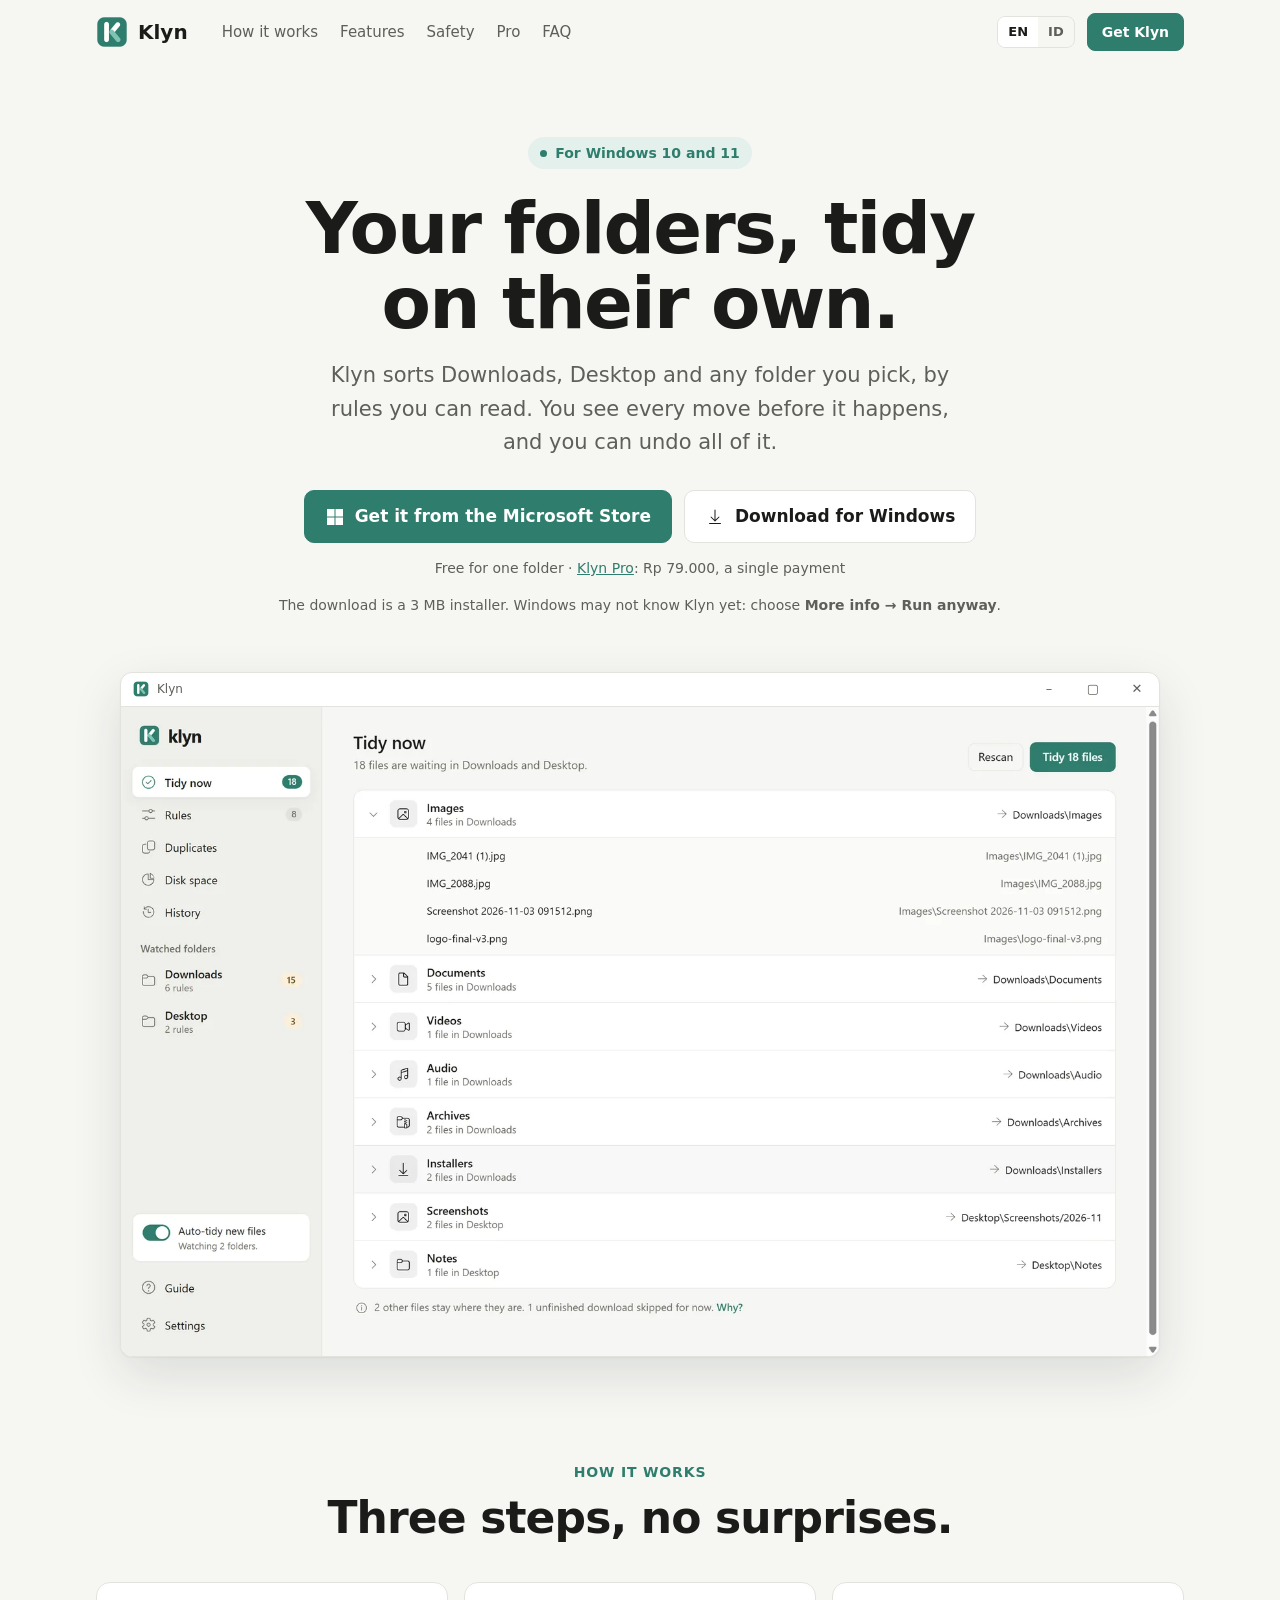
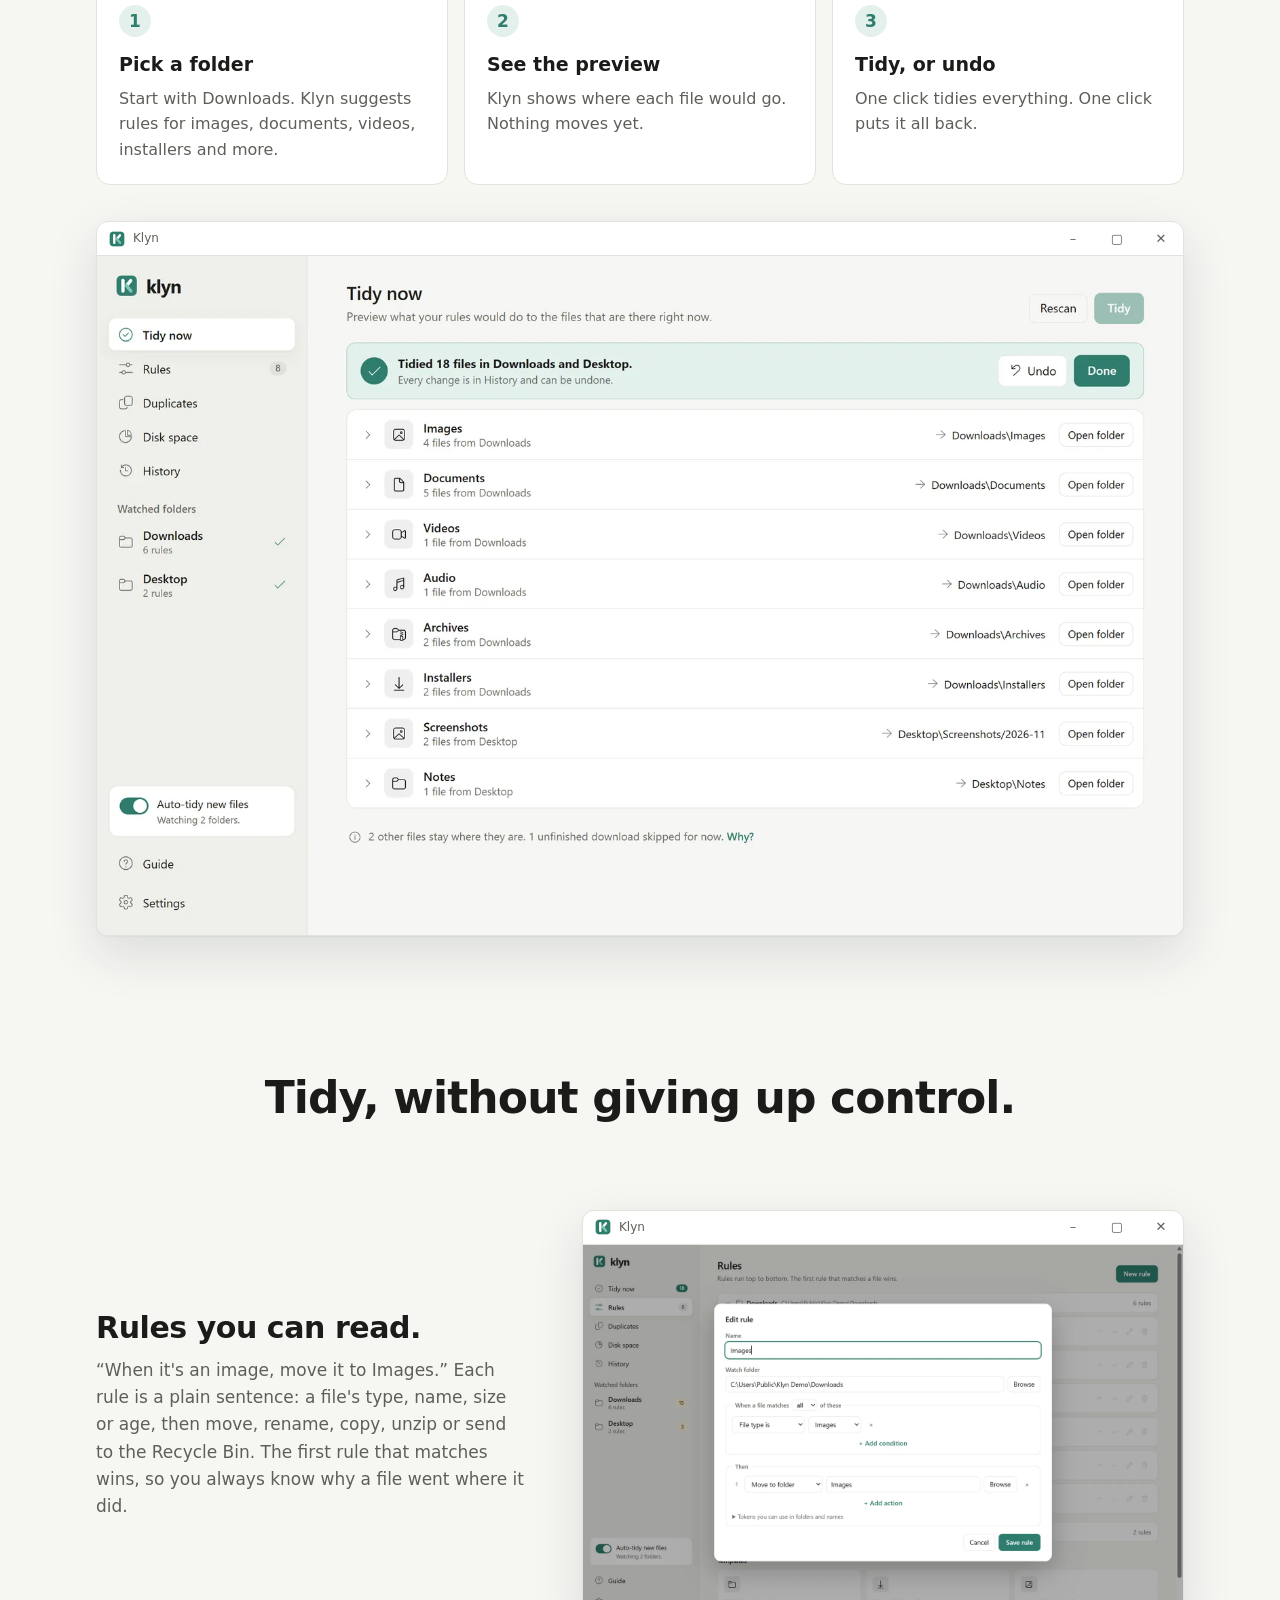
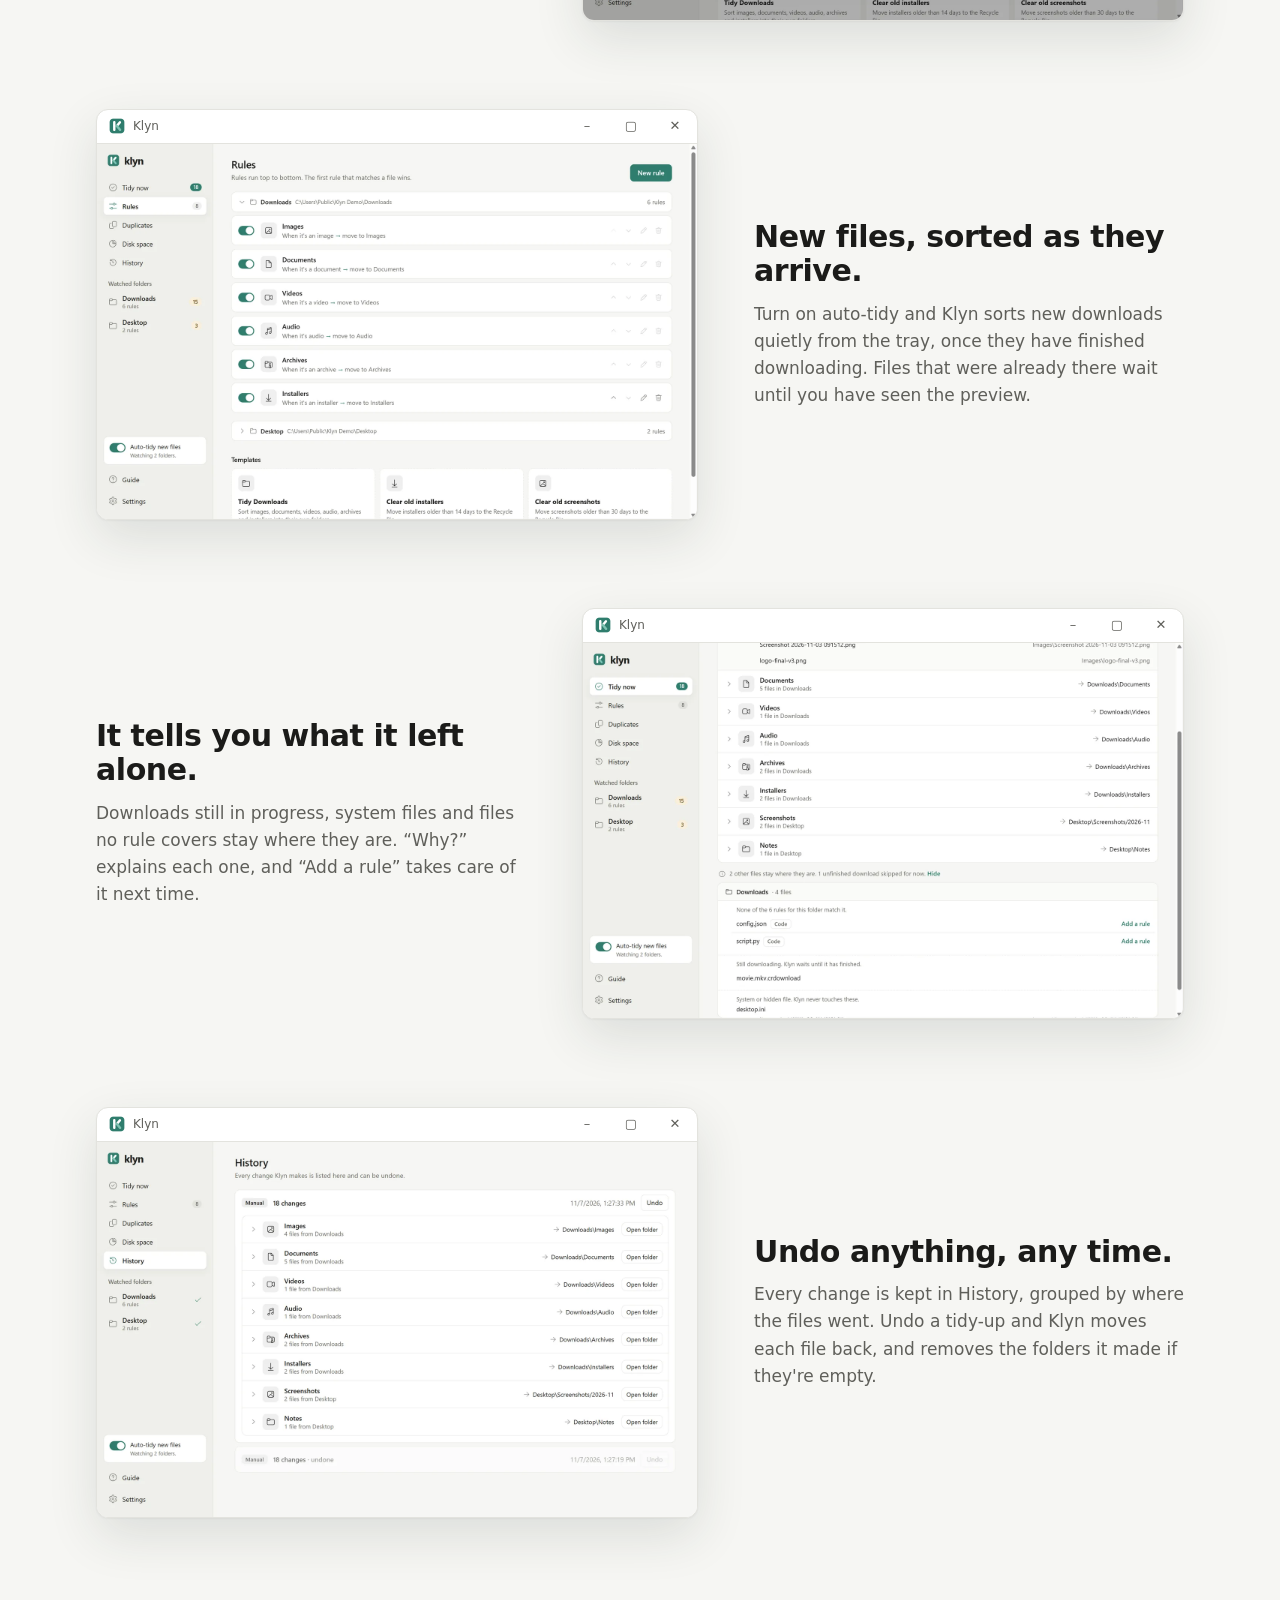
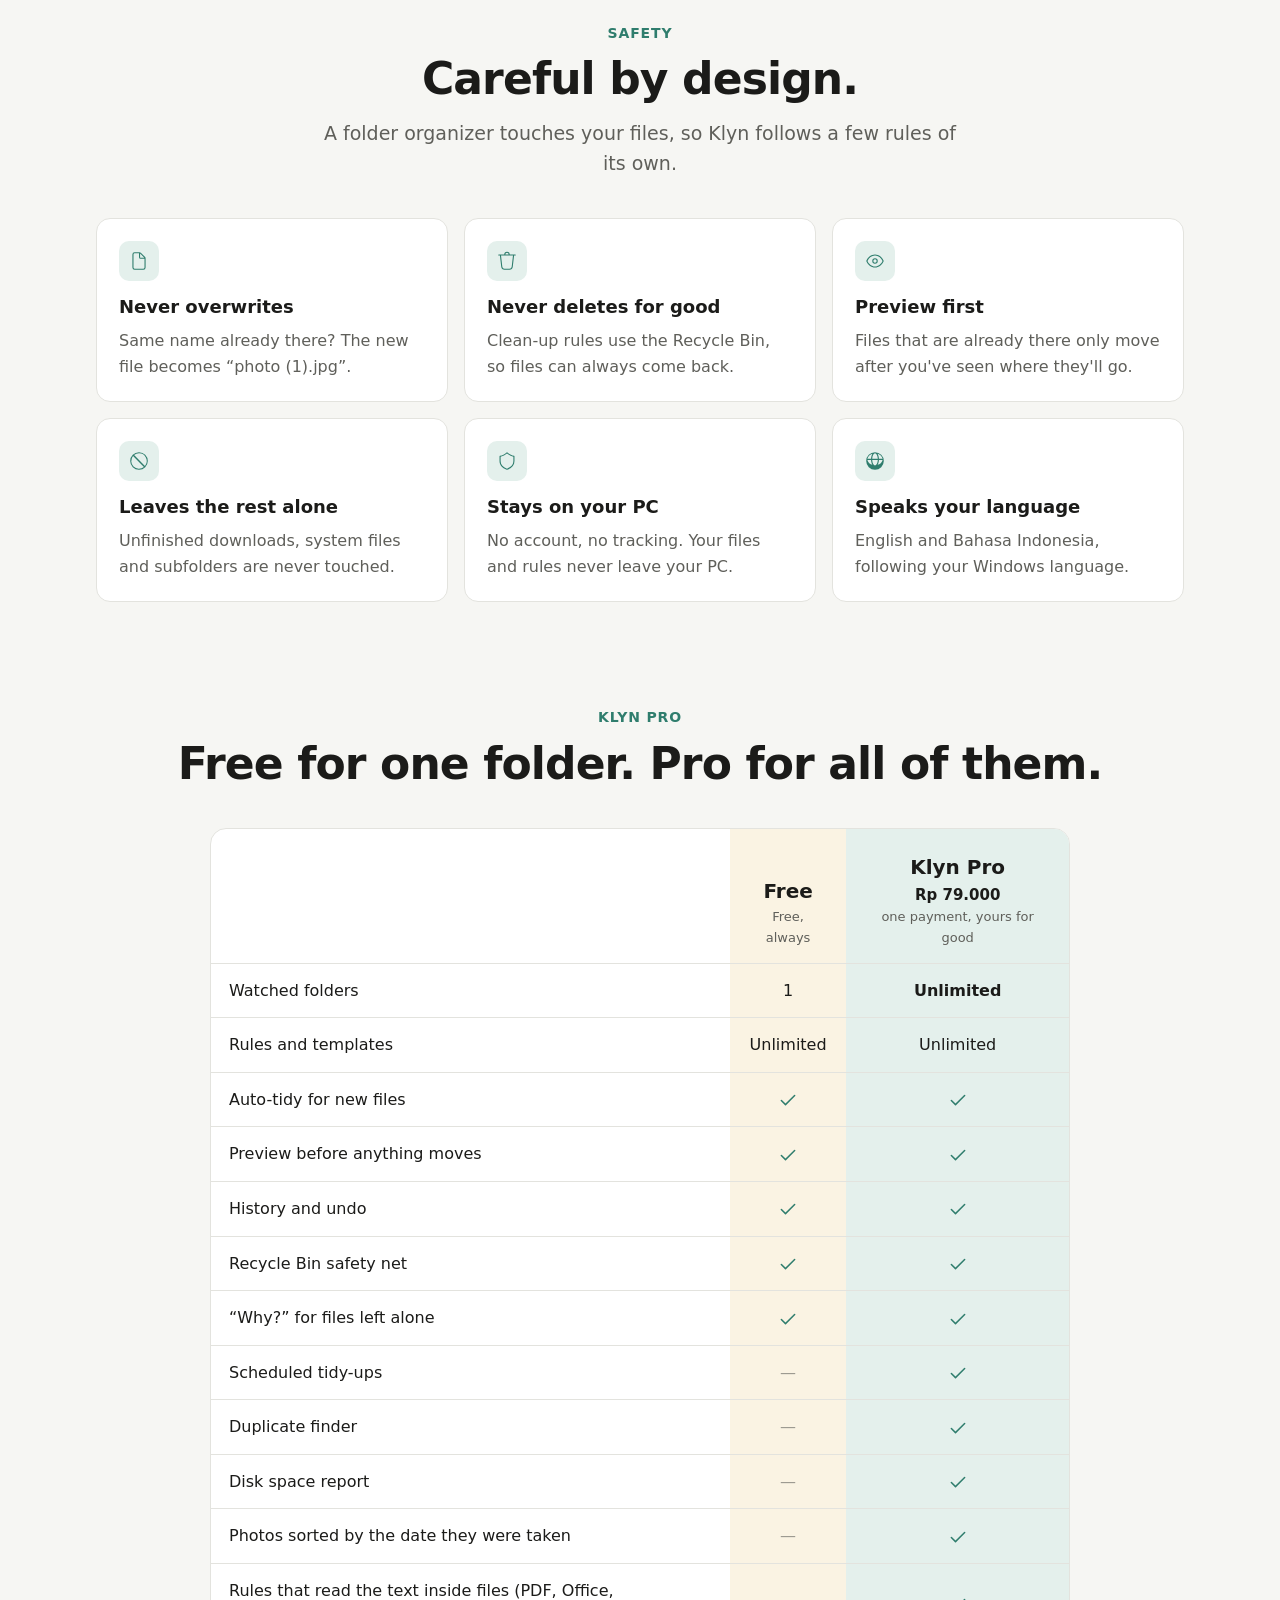
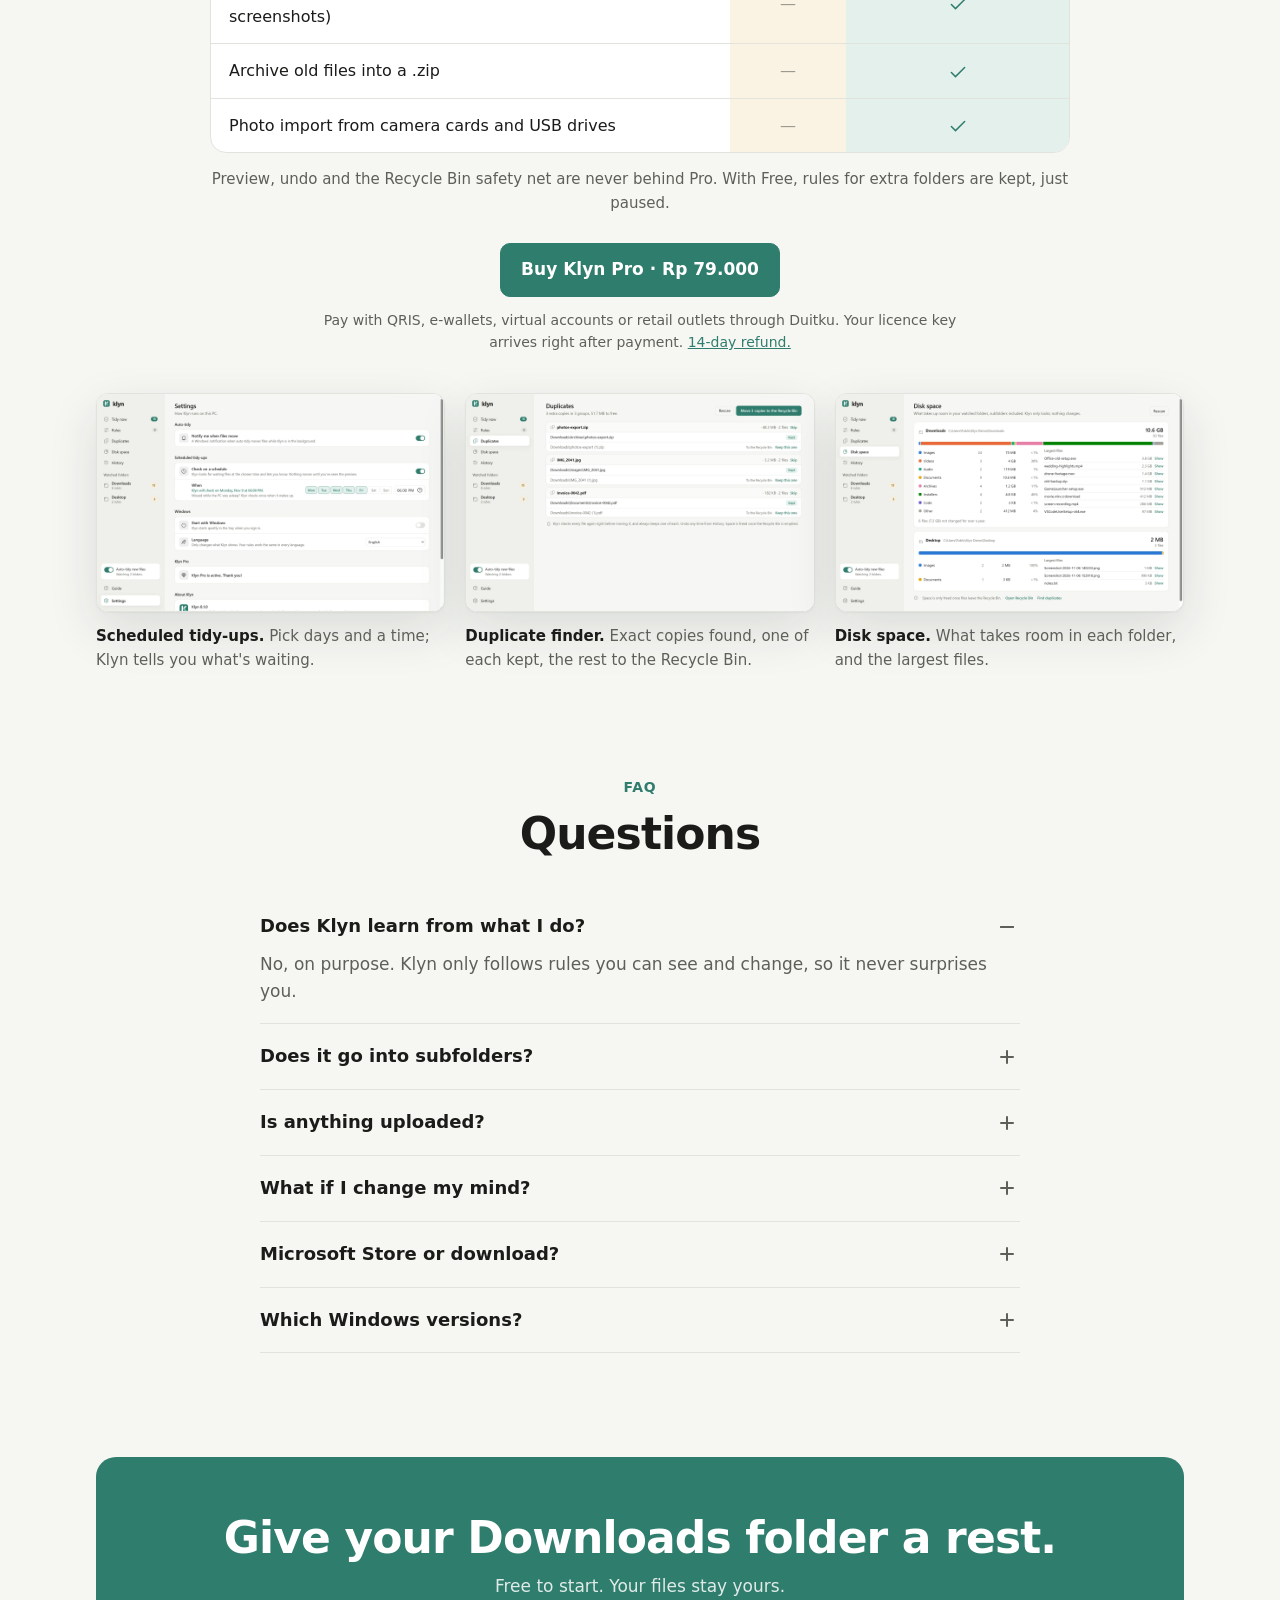
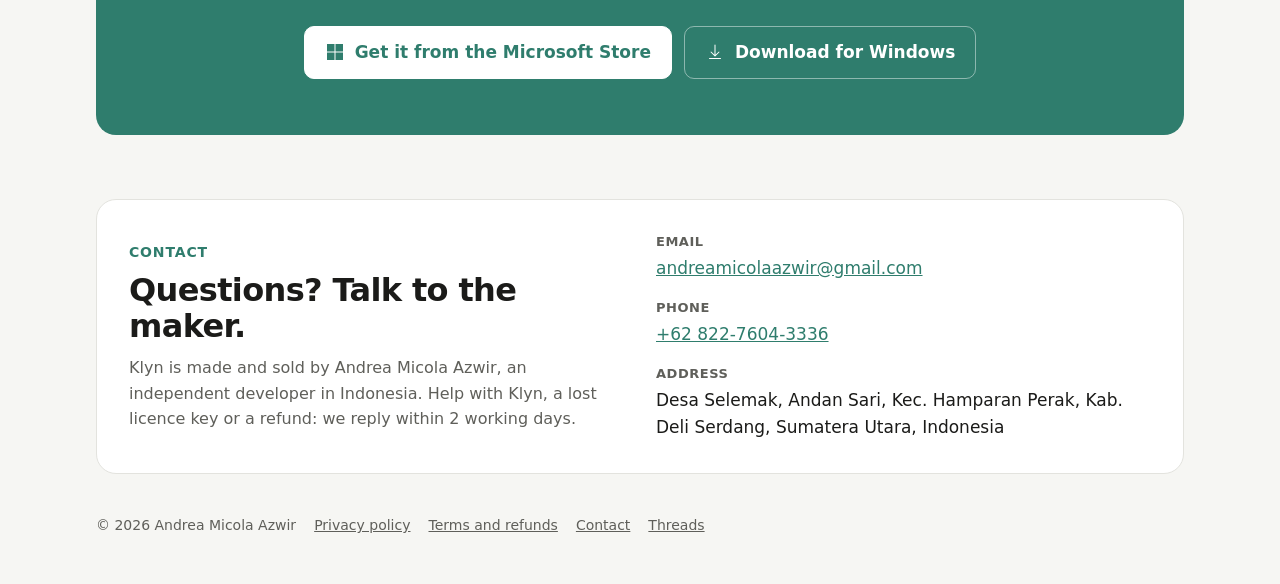
<file: klyn/index.html>
<!doctype html>
<html lang="en">
<head>
<meta charset="utf-8">
<meta name="viewport" content="width=device-width, initial-scale=1">
<!-- The Duitku sandbox project was registered with /klyn as its website (it can't be edited): send it home. -->
<meta http-equiv="refresh" content="0; url=../">
<link rel="canonical" href="https://kangkungmozzarella.github.io/">
<meta name="robots" content="noindex">
<title>Klyn</title>
<style>body { margin: 0; padding: 40px 16px; background: #f6f6f3; color: #1b1b19; font: 16px/1.6 "Segoe UI", system-ui, sans-serif; text-align: center; } a { color: #2f7d6d; } @media (prefers-color-scheme: dark) { body { background: #161615; color: #ededea; } a { color: #7fc3b2; } }</style>
</head>
<body>
<p><a href="../">Klyn</a></p>
<script>location.replace("../" + location.search + location.hash);</script>
</body>
</html>
</file>
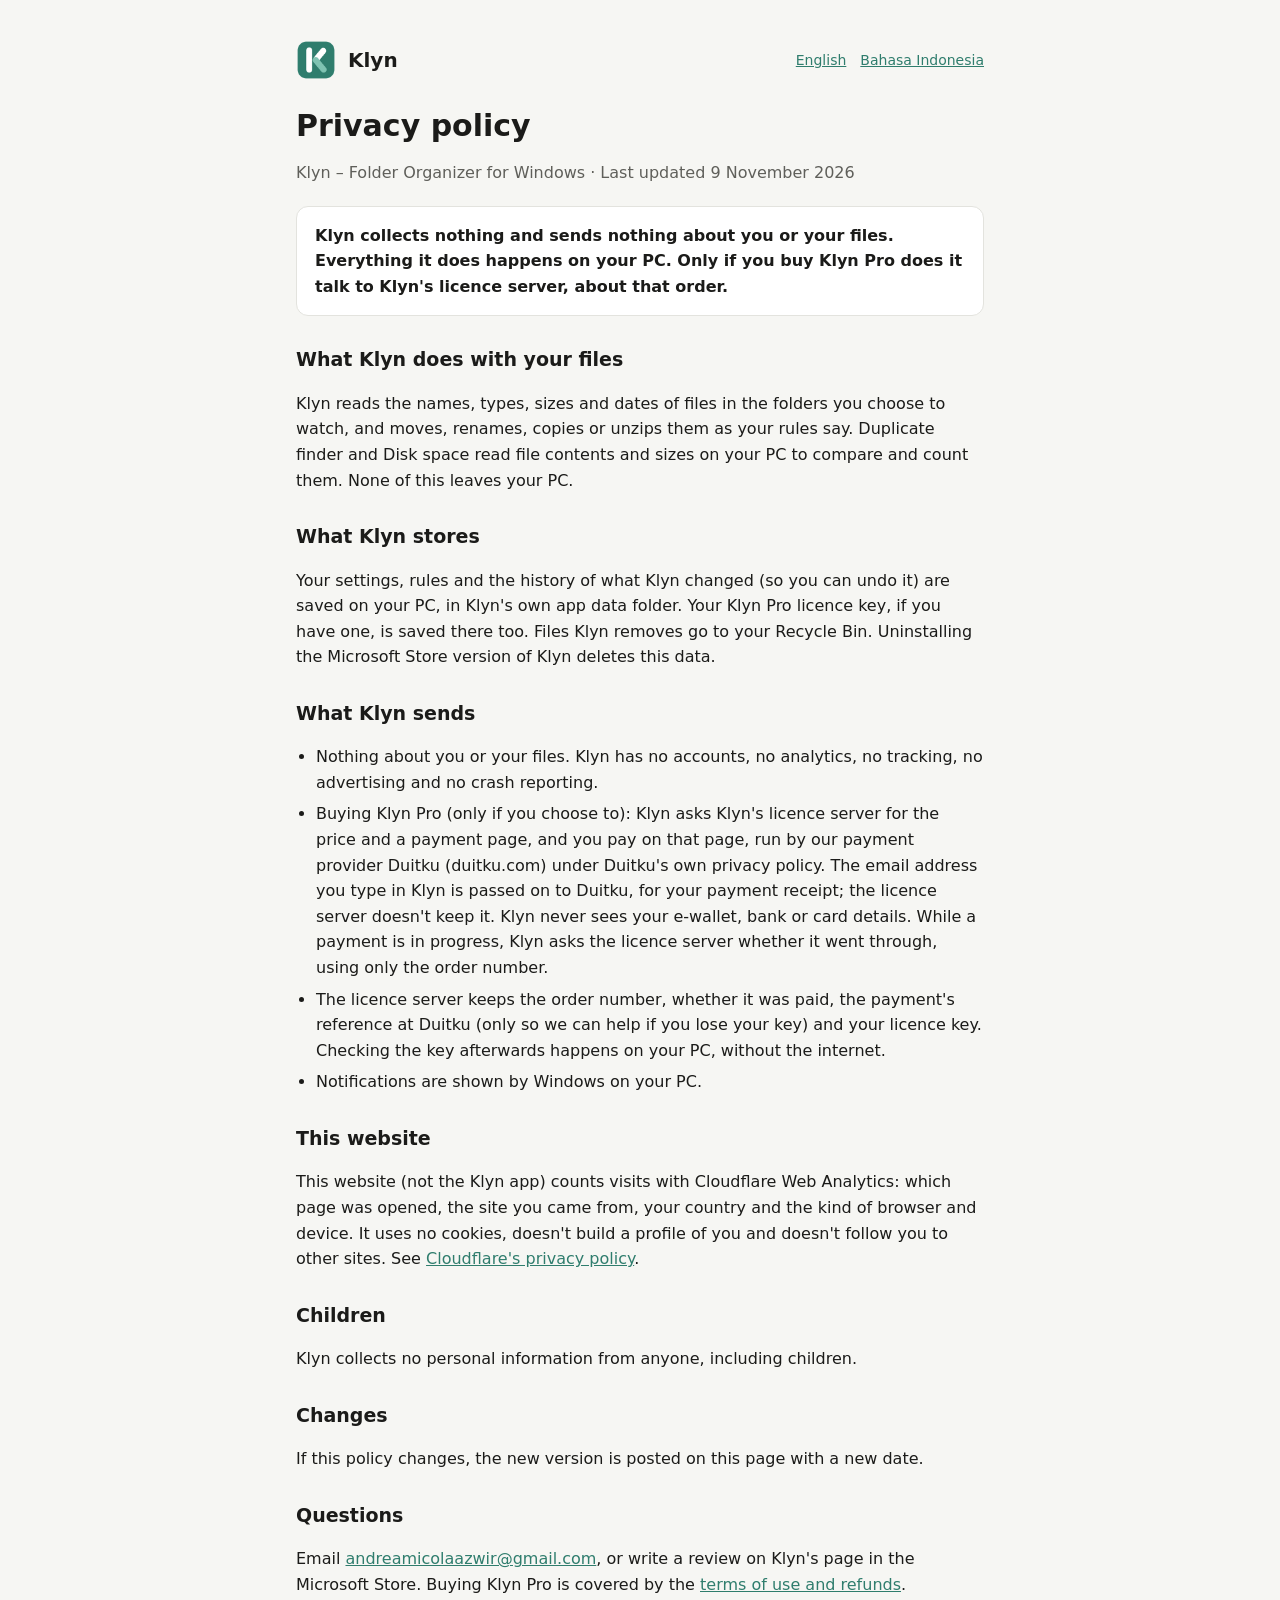
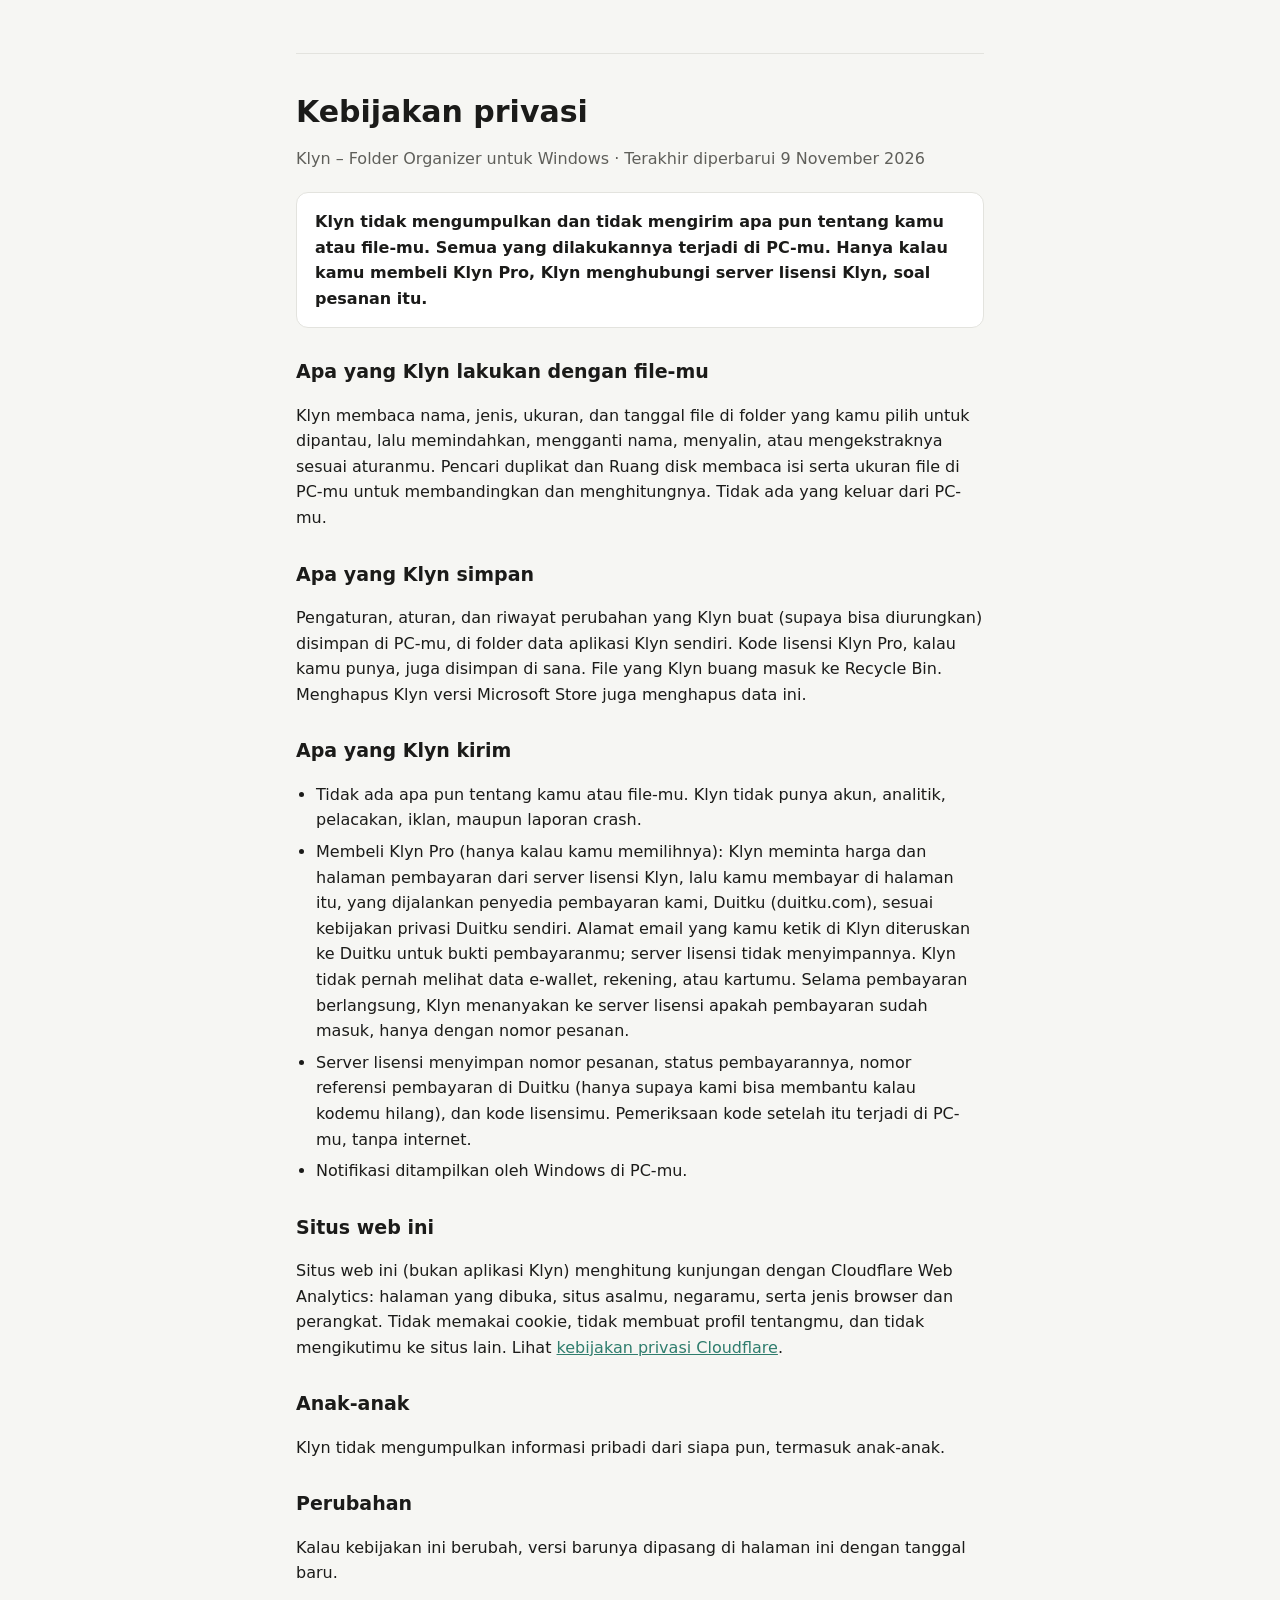
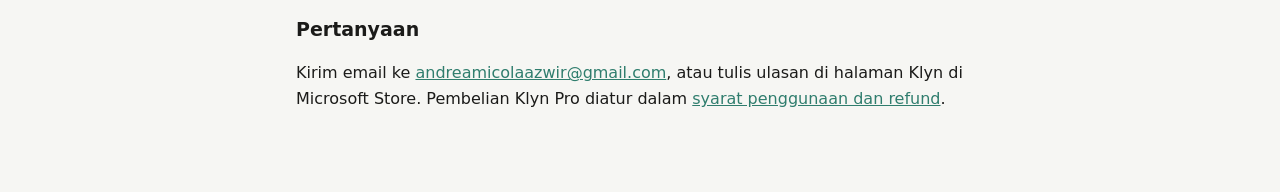
<file: privacy/index.html>
<!doctype html>
<html lang="en">
<head>
<meta charset="utf-8">
<meta name="viewport" content="width=device-width, initial-scale=1">
<title>Klyn privacy policy</title>
<meta name="description" content="Klyn collects nothing and sends nothing about you or your files.">
<link rel="icon" href="../klyn.png">
<style>
  :root {
    --bg: #f6f6f3;
    --panel: #ffffff;
    --ink: #1b1b19;
    --muted: #5f5f5a;
    --line: #e3e3de;
    --accent: #2f7d6d;
    color-scheme: light dark;
  }
  @media (prefers-color-scheme: dark) {
    :root {
      --bg: #161615;
      --panel: #1f1f1e;
      --ink: #ededea;
      --muted: #a3a39c;
      --line: #33332f;
      --accent: #7fc3b2;
    }
  }
  * { box-sizing: border-box; }
  body {
    margin: 0;
    background: var(--bg);
    color: var(--ink);
    font: 16px/1.6 "Segoe UI Variable Text", "Segoe UI", system-ui, sans-serif;
  }
  main {
    max-width: 720px;
    margin: 0 auto;
    padding: 40px 16px 64px;
  }
  header {
    display: flex;
    align-items: center;
    gap: 12px;
    margin-bottom: 28px;
  }
  header img { width: 40px; height: 40px; border-radius: 10px; }
  header strong { font-size: 20px; }
  nav { margin-left: auto; display: flex; gap: 14px; font-size: 14px; }
  a { color: var(--accent); }
  h1 { font-size: 30px; line-height: 1.2; margin: 0 0 6px; }
  h2 { font-size: 19px; margin: 28px 0 6px; }
  .muted { color: var(--muted); }
  .summary {
    margin: 20px 0 8px;
    padding: 16px 18px;
    background: var(--panel);
    border: 1px solid var(--line);
    border-radius: 12px;
    font-weight: 600;
  }
  ul { padding-left: 20px; }
  li + li { margin-top: 6px; }
  section + section {
    margin-top: 56px;
    padding-top: 40px;
    border-top: 1px solid var(--line);
  }
</style>
</head>
<body>
<main>
  <header>
    <img src="../klyn.png" alt="">
    <strong>Klyn</strong>
    <nav><a href="#en" lang="en">English</a><a href="#id" lang="id">Bahasa Indonesia</a></nav>
  </header>

  <section id="en" lang="en">
    <h1>Privacy policy</h1>
    <p class="muted">Klyn – Folder Organizer for Windows · Last updated 9 November 2026</p>
    <p class="summary">Klyn collects nothing and sends nothing about you or your files. Everything it does happens on your PC. Only if you buy Klyn Pro does it talk to Klyn's licence server, about that order.</p>

    <h2>What Klyn does with your files</h2>
    <p>Klyn reads the names, types, sizes and dates of files in the folders you choose to watch, and moves, renames, copies or unzips them as your rules say. Duplicate finder and Disk space read file contents and sizes on your PC to compare and count them. None of this leaves your PC.</p>

    <h2>What Klyn stores</h2>
    <p>Your settings, rules and the history of what Klyn changed (so you can undo it) are saved on your PC, in Klyn's own app data folder. Your Klyn Pro licence key, if you have one, is saved there too. Files Klyn removes go to your Recycle Bin. Uninstalling the Microsoft Store version of Klyn deletes this data.</p>

    <h2>What Klyn sends</h2>
    <ul>
      <li>Nothing about you or your files. Klyn has no accounts, no analytics, no tracking, no advertising and no crash reporting.</li>
      <li>Buying Klyn Pro (only if you choose to): Klyn asks Klyn's licence server for the price and a payment page, and you pay on that page, run by our payment provider Duitku (duitku.com) under Duitku's own privacy policy. The email address you type in Klyn is passed on to Duitku, for your payment receipt; the licence server doesn't keep it. Klyn never sees your e-wallet, bank or card details. While a payment is in progress, Klyn asks the licence server whether it went through, using only the order number.</li>
      <li>The licence server keeps the order number, whether it was paid, the payment's reference at Duitku (only so we can help if you lose your key) and your licence key. Checking the key afterwards happens on your PC, without the internet.</li>
      <li>Notifications are shown by Windows on your PC.</li>
    </ul>

    <h2>This website</h2>
    <p>This website (not the Klyn app) counts visits with Cloudflare Web Analytics: which page was opened, the site you came from, your country and the kind of browser and device. It uses no cookies, doesn't build a profile of you and doesn't follow you to other sites. See <a href="https://www.cloudflare.com/privacypolicy/">Cloudflare's privacy policy</a>.</p>

    <h2>Children</h2>
    <p>Klyn collects no personal information from anyone, including children.</p>

    <h2>Changes</h2>
    <p>If this policy changes, the new version is posted on this page with a new date.</p>

    <h2>Questions</h2>
    <p>Email <a href="mailto:andreamicolaazwir@gmail.com">andreamicolaazwir@gmail.com</a>, or write a review on Klyn's page in the Microsoft Store. Buying Klyn Pro is covered by the <a href="../terms/">terms of use and refunds</a>.</p>
  </section>

  <section id="id" lang="id">
    <h1>Kebijakan privasi</h1>
    <p class="muted">Klyn – Folder Organizer untuk Windows · Terakhir diperbarui 9 November 2026</p>
    <p class="summary">Klyn tidak mengumpulkan dan tidak mengirim apa pun tentang kamu atau file-mu. Semua yang dilakukannya terjadi di PC-mu. Hanya kalau kamu membeli Klyn Pro, Klyn menghubungi server lisensi Klyn, soal pesanan itu.</p>

    <h2>Apa yang Klyn lakukan dengan file-mu</h2>
    <p>Klyn membaca nama, jenis, ukuran, dan tanggal file di folder yang kamu pilih untuk dipantau, lalu memindahkan, mengganti nama, menyalin, atau mengekstraknya sesuai aturanmu. Pencari duplikat dan Ruang disk membaca isi serta ukuran file di PC-mu untuk membandingkan dan menghitungnya. Tidak ada yang keluar dari PC-mu.</p>

    <h2>Apa yang Klyn simpan</h2>
    <p>Pengaturan, aturan, dan riwayat perubahan yang Klyn buat (supaya bisa diurungkan) disimpan di PC-mu, di folder data aplikasi Klyn sendiri. Kode lisensi Klyn Pro, kalau kamu punya, juga disimpan di sana. File yang Klyn buang masuk ke Recycle Bin. Menghapus Klyn versi Microsoft Store juga menghapus data ini.</p>

    <h2>Apa yang Klyn kirim</h2>
    <ul>
      <li>Tidak ada apa pun tentang kamu atau file-mu. Klyn tidak punya akun, analitik, pelacakan, iklan, maupun laporan crash.</li>
      <li>Membeli Klyn Pro (hanya kalau kamu memilihnya): Klyn meminta harga dan halaman pembayaran dari server lisensi Klyn, lalu kamu membayar di halaman itu, yang dijalankan penyedia pembayaran kami, Duitku (duitku.com), sesuai kebijakan privasi Duitku sendiri. Alamat email yang kamu ketik di Klyn diteruskan ke Duitku untuk bukti pembayaranmu; server lisensi tidak menyimpannya. Klyn tidak pernah melihat data e-wallet, rekening, atau kartumu. Selama pembayaran berlangsung, Klyn menanyakan ke server lisensi apakah pembayaran sudah masuk, hanya dengan nomor pesanan.</li>
      <li>Server lisensi menyimpan nomor pesanan, status pembayarannya, nomor referensi pembayaran di Duitku (hanya supaya kami bisa membantu kalau kodemu hilang), dan kode lisensimu. Pemeriksaan kode setelah itu terjadi di PC-mu, tanpa internet.</li>
      <li>Notifikasi ditampilkan oleh Windows di PC-mu.</li>
    </ul>

    <h2>Situs web ini</h2>
    <p>Situs web ini (bukan aplikasi Klyn) menghitung kunjungan dengan Cloudflare Web Analytics: halaman yang dibuka, situs asalmu, negaramu, serta jenis browser dan perangkat. Tidak memakai cookie, tidak membuat profil tentangmu, dan tidak mengikutimu ke situs lain. Lihat <a href="https://www.cloudflare.com/privacypolicy/">kebijakan privasi Cloudflare</a>.</p>

    <h2>Anak-anak</h2>
    <p>Klyn tidak mengumpulkan informasi pribadi dari siapa pun, termasuk anak-anak.</p>

    <h2>Perubahan</h2>
    <p>Kalau kebijakan ini berubah, versi barunya dipasang di halaman ini dengan tanggal baru.</p>

    <h2>Pertanyaan</h2>
    <p>Kirim email ke <a href="mailto:andreamicolaazwir@gmail.com">andreamicolaazwir@gmail.com</a>, atau tulis ulasan di halaman Klyn di Microsoft Store. Pembelian Klyn Pro diatur dalam <a href="../terms/#id">syarat penggunaan dan refund</a>.</p>
  </section>
</main>
<!-- Cloudflare Web Analytics: counts visits, no cookies (see /privacy/). Not on /pro/, whose URL carries a buyer's claim. -->
<script defer src='https://static.cloudflareinsights.com/beacon.min.js' data-cf-beacon='{"token": "c2927adb3f8b46b29a2fca97b4f74ce2"}'></script>
</body>
</html>
</file>
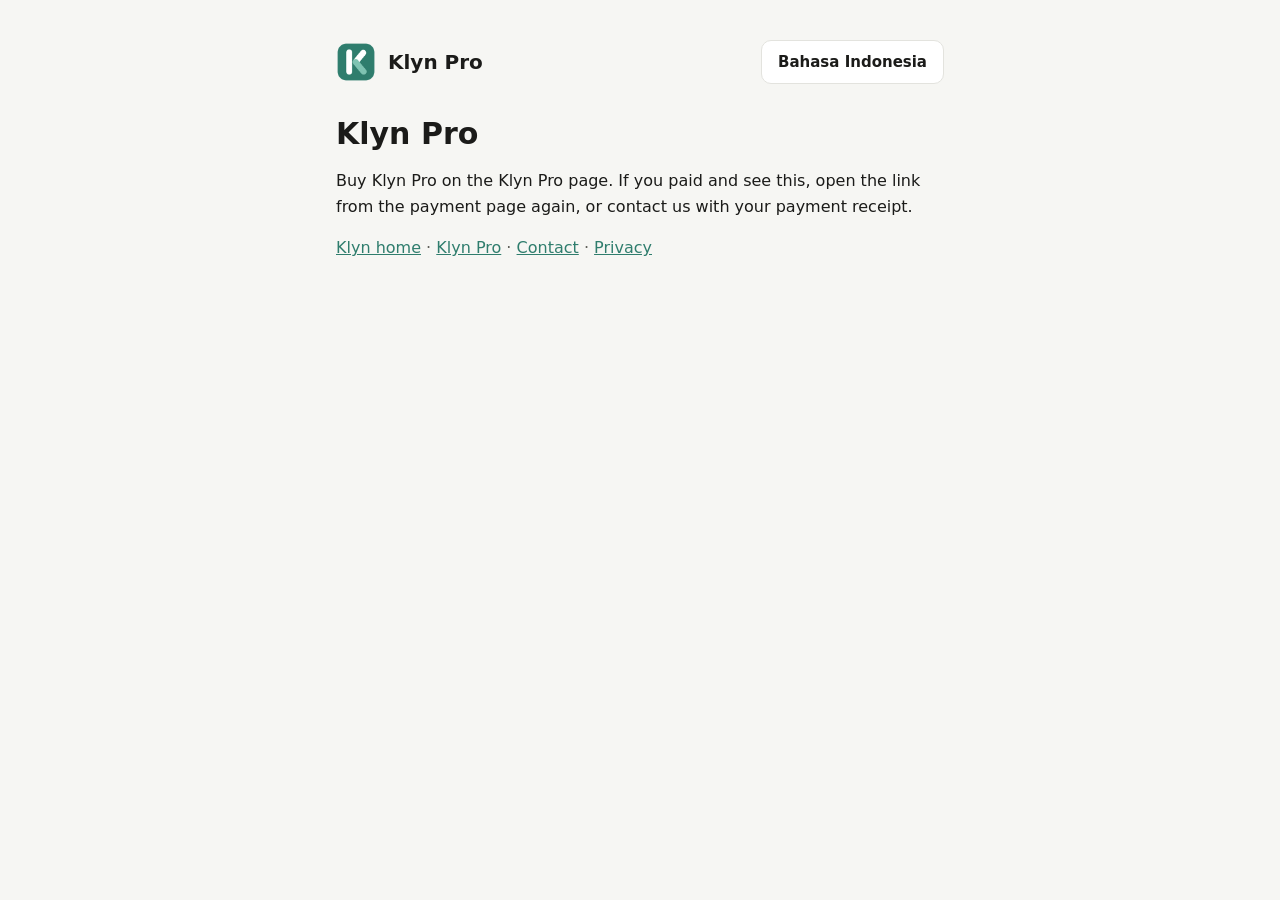
<file: pro/index.html>
<!doctype html>
<html lang="en">
<head>
<meta charset="utf-8">
<meta name="viewport" content="width=device-width, initial-scale=1">
<meta name="robots" content="noindex">
<title>Klyn Pro</title>
<meta name="description" content="Your Klyn Pro licence key.">
<link rel="icon" href="../klyn.png">
<style>
  :root {
    --bg: #f6f6f3;
    --panel: #ffffff;
    --ink: #1b1b19;
    --muted: #5f5f5a;
    --line: #e3e3de;
    --accent: #2f7d6d;
    --accent-ink: #ffffff;
    --soft: #e3f1ed;
    color-scheme: light dark;
  }
  @media (prefers-color-scheme: dark) {
    :root {
      --bg: #161615;
      --panel: #1f1f1e;
      --ink: #ededea;
      --muted: #a3a39c;
      --line: #33332f;
      --accent: #7fc3b2;
      --accent-ink: #10201c;
      --soft: #1d302b;
    }
  }
  * { box-sizing: border-box; }
  body {
    margin: 0;
    background: var(--bg);
    color: var(--ink);
    font: 16px/1.6 "Segoe UI Variable Text", "Segoe UI", system-ui, sans-serif;
  }
  main { max-width: 640px; margin: 0 auto; padding: 40px 16px 64px; }
  header { display: flex; align-items: center; gap: 12px; margin-bottom: 32px; }
  header img { width: 40px; height: 40px; border-radius: 10px; }
  header strong { font-size: 20px; }
  header button { margin-left: auto; }
  a { color: var(--accent); }
  h1 { font-size: 30px; line-height: 1.2; margin: 0 0 8px; }
  .muted { color: var(--muted); }
  .card {
    margin: 24px 0;
    padding: 18px;
    background: var(--panel);
    border: 1px solid var(--line);
    border-radius: 14px;
  }
  .key {
    display: block;
    width: 100%;
    padding: 12px;
    border: 1px solid var(--line);
    border-radius: 10px;
    background: var(--bg);
    color: var(--ink);
    font: 13px/1.5 ui-monospace, "Cascadia Mono", Consolas, monospace;
    word-break: break-all;
    resize: none;
  }
  button {
    font: inherit;
    font-size: 15px;
    font-weight: 600;
    padding: 9px 16px;
    border-radius: 10px;
    border: 1px solid var(--line);
    background: var(--panel);
    color: var(--ink);
    cursor: pointer;
  }
  button.primary { background: var(--accent); border-color: var(--accent); color: var(--accent-ink); }
  .row { display: flex; gap: 10px; align-items: center; margin-top: 12px; flex-wrap: wrap; }
  ol { padding-left: 20px; }
  li + li { margin-top: 6px; }
  .spinner {
    width: 18px; height: 18px; flex: none;
    border: 2.5px solid var(--soft); border-top-color: var(--accent);
    border-radius: 50%; animation: spin 0.8s linear infinite;
  }
  @keyframes spin { to { transform: rotate(360deg); } }
  @media (prefers-reduced-motion: reduce) { .spinner { animation-duration: 3s; } }
  .test {
    margin: 0 0 24px;
    padding: 12px 14px;
    border-radius: 10px;
    border: 1px dashed #b7791f;
    background: #fdf3df;
    color: #6b4710;
    font-size: 14px;
  }
  @media (prefers-color-scheme: dark) { .test { background: #2c2416; color: #f0d29b; border-color: #8a6420; } }
  [hidden] { display: none !important; }
</style>
</head>
<body>
<main>
  <header>
    <img src="../klyn.png" alt="">
    <strong>Klyn Pro</strong>
    <button id="lang" type="button"></button>
  </header>

  <p id="test" class="test" hidden><strong data-t="testTitle"></strong> <span data-t="testText"></span></p>

  <section id="wait" hidden>
    <h1 data-t="waitTitle"></h1>
    <div class="row"><span class="spinner" aria-hidden="true"></span><span class="muted" data-t="waitText"></span></div>
  </section>

  <section id="done" hidden>
    <h1 data-t="doneTitle"></h1>
    <p data-t="doneText"></p>
    <div class="card">
      <label for="key"><strong data-t="keyLabel"></strong></label>
      <textarea id="key" class="key" rows="4" readonly></textarea>
      <div class="row">
        <button id="copy" class="primary" type="button" data-t="copy"></button>
        <span id="copied" class="muted" data-t="copied" hidden></span>
      </div>
    </div>
    <p class="muted" data-t="keyText"></p>
    <ol>
      <li data-t="step1"></li>
      <li data-t="step2"></li>
      <li data-t="step3"></li>
    </ol>
  </section>

  <section id="failed" hidden>
    <h1 data-t="failedTitle"></h1>
    <p data-t="failedText"></p>
  </section>

  <section id="unknown" hidden>
    <h1 data-t="unknownTitle"></h1>
    <p data-t="unknownText"></p>
  </section>

  <p class="muted"><a href="../" data-t="home"></a> · <a href="../buy/" data-t="buy"></a> · <a href="../terms/#contact" data-t="contact"></a> · <a href="../privacy/" data-t="privacy"></a></p>
</main>
<script>
(() => {
  // The licence server (`wrangler deploy` prints it); keep in step with src-tauri/src/license.rs
  // and site/buy/. Orders from the sandbox Worker come back with ?sandbox=1 (test payments, test keys).
  const params = new URLSearchParams(location.search);
  const SANDBOX = params.get("sandbox") === "1";
  const SERVER = SANDBOX ? "https://klyn-pro-sandbox.klynapp.workers.dev" : "https://klyn-pro.klynapp.workers.dev";
  const TEXT = {
    en: {
      other: "Bahasa Indonesia",
      waitTitle: "Thank you!",
      waitText: "Confirming your payment. This usually takes a few seconds.",
      doneTitle: "Klyn Pro is yours.",
      doneText: "Bought from inside Klyn? It has already unlocked by itself. Bought on the website? Paste the key into Klyn as shown below.",
      keyLabel: "Your licence key",
      copy: "Copy key",
      copied: "Copied",
      keyText: "Keep this key: it unlocks Klyn Pro again after reinstalling, or on another PC of yours.",
      step1: "In Klyn, click “See Klyn Pro” (bottom left).",
      step2: "Click “I have a licence key” and paste the key.",
      step3: "Click “Activate”.",
      failedTitle: "The payment didn't go through.",
      failedText: "Nothing was charged. You can try again on the Klyn Pro page.",
      unknownTitle: "Klyn Pro",
      unknownText: "Buy Klyn Pro on the Klyn Pro page. If you paid and see this, open the link from the payment page again, or contact us with your payment receipt.",
      testTitle: "Test mode.",
      testText: "This was a Duitku sandbox payment: no real money moved, and this key doesn't unlock Klyn.",
      home: "Klyn home",
      buy: "Klyn Pro",
      contact: "Contact",
      privacy: "Privacy",
    },
    id: {
      other: "English",
      waitTitle: "Terima kasih!",
      waitText: "Memastikan pembayaranmu. Biasanya hanya beberapa detik.",
      doneTitle: "Klyn Pro sudah jadi milikmu.",
      doneText: "Beli dari dalam Klyn? Klyn sudah terbuka sendiri. Beli di situs? Tempel kodenya di Klyn seperti di bawah.",
      keyLabel: "Kode lisensimu",
      copy: "Salin kode",
      copied: "Tersalin",
      keyText: "Simpan kode ini: untuk membuka Klyn Pro lagi setelah install ulang, atau di PC-mu yang lain.",
      step1: "Di Klyn, klik “Lihat Klyn Pro” (kiri bawah).",
      step2: "Klik “Saya punya kode lisensi”, lalu tempel kodenya.",
      step3: "Klik “Aktifkan”.",
      failedTitle: "Pembayaran tidak berhasil.",
      failedText: "Tidak ada yang ditagih. Kamu bisa mencoba lagi di halaman Klyn Pro.",
      unknownTitle: "Klyn Pro",
      unknownText: "Beli Klyn Pro di halaman Klyn Pro. Kalau kamu sudah bayar dan melihat ini, buka lagi tautan dari halaman pembayaran, atau hubungi kami dengan bukti pembayaranmu.",
      testTitle: "Mode uji.",
      testText: "Ini pembayaran sandbox Duitku: tidak ada uang sungguhan yang berpindah, dan kode ini tidak membuka Klyn.",
      home: "Beranda Klyn",
      buy: "Klyn Pro",
      contact: "Kontak",
      privacy: "Privasi",
    },
  };

  const asked = params.get("lang");
  // ?lang=, then the language picked on the site (same key as the home and checkout pages), then the browser's.
  let saved = null;
  try {
    saved = localStorage.getItem("klyn-lang");
  } catch {}
  let lang = ["id", "en"].includes(asked) ? asked : ["id", "en"].includes(saved) ? saved : (navigator.language || "").toLowerCase().startsWith("id") ? "id" : "en";

  function render() {
    document.documentElement.lang = lang;
    document.querySelectorAll("[data-t]").forEach((el) => (el.textContent = TEXT[lang][el.dataset.t]));
    document.getElementById("lang").textContent = TEXT[lang].other;
  }
  document.getElementById("lang").addEventListener("click", () => {
    lang = lang === "id" ? "en" : "id";
    render();
  });
  render();

  const show = (id) => ["wait", "done", "failed", "unknown"].forEach((s) => (document.getElementById(s).hidden = s !== id));
  // Duitku adds its own parameters to this address; keep only the part of each value that can be ours.
  const token = (name) => (params.get(name) || "").match(/^[A-Za-z0-9_-]*/)[0];
  const order = token("order");
  const claim = token("claim");

  document.getElementById("test").hidden = !SANDBOX;
  // Duitku's resultCode on the way back: 00 paid, 01 waiting, 02 cancelled or failed.
  if (params.get("failed") || params.get("resultCode") === "02") return show("failed");
  if (!order || !claim || !SERVER) return show("unknown");

  show("wait");
  let tries = 0;
  async function look() {
    tries++;
    try {
      const res = await fetch(`${SERVER}/license?order=${encodeURIComponent(order)}&claim=${encodeURIComponent(claim)}`);
      const body = await res.json();
      if (body.status === "paid" && body.license) {
        document.getElementById("key").value = body.license;
        return show("done");
      }
      if (res.status === 404) return show("unknown");
    } catch {}
    // Every 3 s for two minutes, then every 15 s.
    setTimeout(look, tries < 40 ? 3000 : 15000);
  }
  look();

  document.getElementById("copy").addEventListener("click", () => {
    const key = document.getElementById("key");
    navigator.clipboard.writeText(key.value).then(
      () => (document.getElementById("copied").hidden = false),
      () => key.select(),
    );
  });
})();
</script>
</body>
</html>
</file>
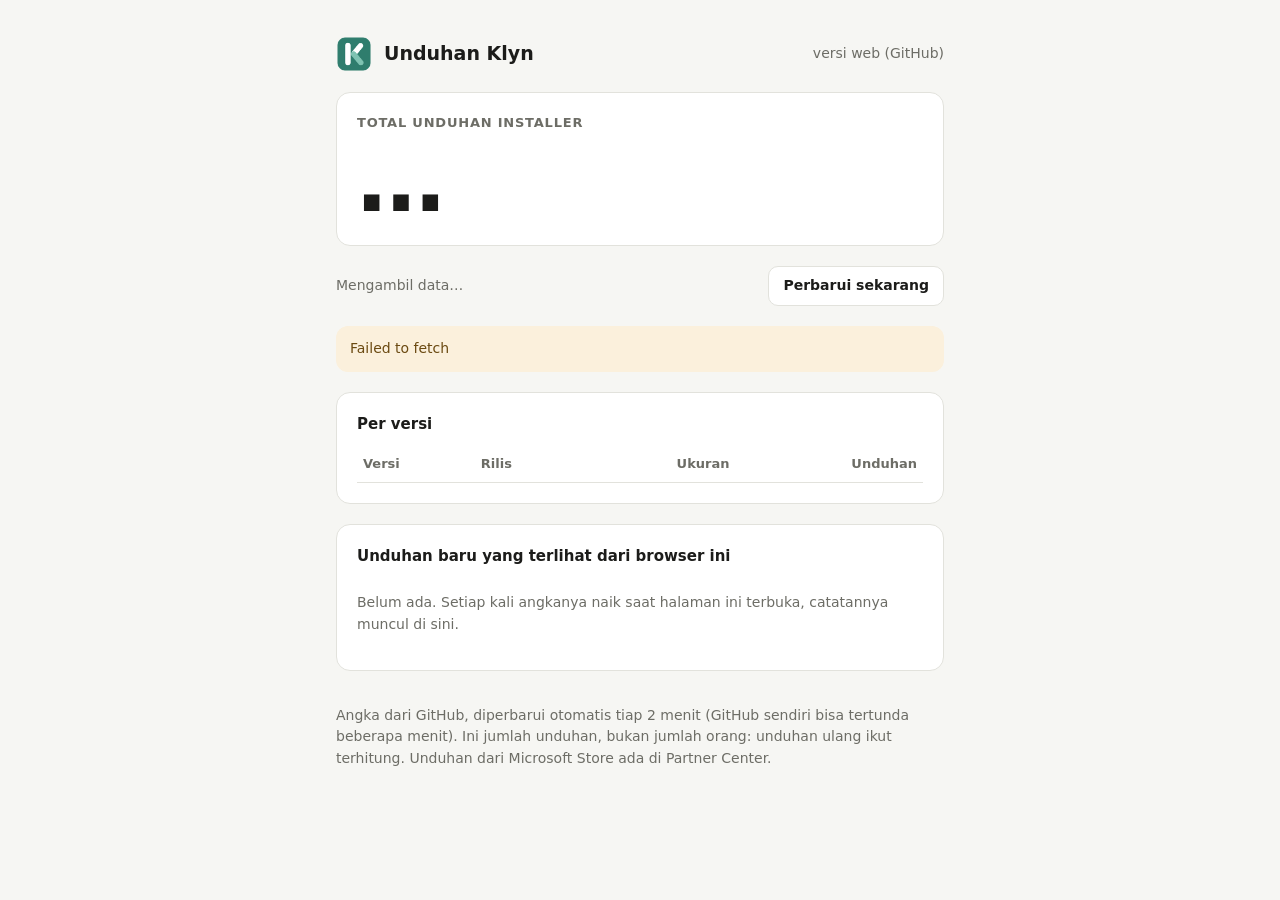
<file: stats/index.html>
<!doctype html>
<html lang="id">
<head>
<meta charset="utf-8">
<meta name="viewport" content="width=device-width, initial-scale=1">
<meta name="robots" content="noindex, nofollow">
<title>Statistik Unduhan Klyn</title>
<link rel="icon" href="../klyn.png">
<style>
  /* Klyn's own tokens (src/App.css). Layout: one column, the total first, then versions and a log. */
  :root {
    --bg: #f6f6f3;
    --panel: #ffffff;
    --ink: #1c1c1a;
    --muted: #6d6d66;
    --line: #e2e2dc;
    --accent: #2f7d6d;
    --soft: #e3f1ed;
    --warn-soft: #fbf0dc;
    --warn-ink: #6b4a12;
    color-scheme: light;
  }
  @media (prefers-color-scheme: dark) {
    :root {
      --bg: #161615;
      --panel: #1f1f1e;
      --ink: #ededea;
      --muted: #a3a39c;
      --line: #33332f;
      --accent: #7fc3b2;
      --soft: #1d302b;
      --warn-soft: #3a2f1a;
      --warn-ink: #f0d9a8;
      color-scheme: dark;
    }
  }
  * { box-sizing: border-box; }
  body {
    margin: 0;
    background: var(--bg);
    color: var(--ink);
    font: 16px/1.55 "Segoe UI Variable Text", "Segoe UI", system-ui, sans-serif;
  }
  main {
    max-width: 640px;
    margin: 0 auto;
    padding-block: 36px 56px;
    padding-left: max(16px, env(safe-area-inset-left, 0px));
    padding-right: max(16px, env(safe-area-inset-right, 0px));
    display: grid;
    gap: 20px;
  }
  header { display: flex; align-items: center; gap: 12px; flex-wrap: wrap; }
  header img { width: 36px; height: 36px; border-radius: 9px; }
  header strong { font-size: 19px; }
  header .muted { margin-left: auto; }
  .muted { color: var(--muted); font-size: 14px; }
  .card {
    background: var(--panel);
    border: 1px solid var(--line);
    border-radius: 14px;
    padding: 20px;
    min-width: 0;
  }
  .total { display: grid; gap: 4px; }
  .label { font-size: 13px; font-weight: 600; letter-spacing: 0.06em; text-transform: uppercase; color: var(--muted); }
  .big {
    font-size: clamp(56px, 16vw, 88px);
    font-weight: 700;
    line-height: 1;
    letter-spacing: -0.03em;
    font-variant-numeric: tabular-nums;
  }
  .new {
    justify-self: start;
    margin-top: 8px;
    padding: 4px 12px;
    border-radius: 999px;
    background: var(--soft);
    color: var(--accent);
    font-weight: 600;
    font-size: 14px;
  }
  .bar { display: flex; align-items: center; gap: 12px; flex-wrap: wrap; }
  .bar .muted { flex: 1; min-width: 0; }
  button {
    font: inherit;
    font-size: 14px;
    font-weight: 600;
    padding: 8px 14px;
    border-radius: 10px;
    border: 1px solid var(--line);
    background: var(--panel);
    color: var(--ink);
    cursor: pointer;
  }
  button:focus-visible { outline: 2px solid var(--accent); outline-offset: 2px; }
  .error { background: var(--warn-soft); color: var(--warn-ink); border-radius: 12px; padding: 12px 14px; font-size: 14px; }
  h2 { font-size: 15px; margin: 0 0 10px; }
  .table-wrap { overflow-x: auto; }
  table { width: 100%; border-collapse: collapse; font-size: 15px; font-variant-numeric: tabular-nums; }
  th, td { text-align: left; padding: 8px 6px; border-bottom: 1px solid var(--line); white-space: nowrap; }
  th { font-size: 13px; color: var(--muted); font-weight: 600; }
  td.num, th.num { text-align: right; }
  tr:last-child td { border-bottom: none; }
  ol.log { list-style: none; margin: 0; padding: 0; display: grid; gap: 6px; font-variant-numeric: tabular-nums; }
  ol.log li { display: flex; justify-content: space-between; gap: 12px; font-size: 15px; }
  ol.log b { color: var(--accent); }
  @media (prefers-reduced-motion: no-preference) {
    .bump { animation: bump 0.6s ease-out; }
    @keyframes bump { from { color: var(--accent); transform: scale(1.04); } to { transform: none; } }
  }
</style>
</head>
<body>
<main>
  <header>
    <img src="../klyn.png" alt="">
    <strong>Unduhan Klyn</strong>
    <span class="muted">versi web (GitHub)</span>
  </header>

  <section class="card total" aria-live="polite">
    <span class="label">Total unduhan installer</span>
    <span class="big" id="total">…</span>
    <span class="new" id="new" hidden></span>
  </section>

  <div class="bar">
    <span class="muted" id="updated">Mengambil data…</span>
    <button id="refresh" type="button">Perbarui sekarang</button>
  </div>
  <div class="error" id="error" hidden></div>

  <section class="card">
    <h2>Per versi</h2>
    <div class="table-wrap">
      <table>
        <thead><tr><th>Versi</th><th>Rilis</th><th class="num">Ukuran</th><th class="num">Unduhan</th></tr></thead>
        <tbody id="versions"></tbody>
      </table>
    </div>
  </section>

  <section class="card">
    <h2>Unduhan baru yang terlihat dari browser ini</h2>
    <ol class="log" id="log"></ol>
    <p class="muted" id="log-empty">Belum ada. Setiap kali angkanya naik saat halaman ini terbuka, catatannya muncul di sini.</p>
  </section>

  <p class="muted">Angka dari GitHub, diperbarui otomatis tiap 2 menit (GitHub sendiri bisa tertunda beberapa menit). Ini jumlah unduhan, bukan jumlah orang: unduhan ulang ikut terhitung. Unduhan dari Microsoft Store ada di Partner Center.</p>
</main>
<script>
(() => {
  const API = "https://api.github.com/repos/kangkungmozzarella/kangkungmozzarella.github.io/releases?per_page=100";
  const ASSET = "Klyn-Setup-x64.exe";
  const EVERY = 120000;
  const $ = (id) => document.getElementById(id);
  const fmt = new Intl.NumberFormat("id-ID");
  const time = (d) => d.toLocaleTimeString("id-ID", { hour: "2-digit", minute: "2-digit" });
  const day = (d) => d.toLocaleDateString("id-ID", { day: "numeric", month: "short", year: "numeric" });

  // Per-browser memory: the total at the last visit and the increases seen.
  const load = (k, fallback) => { try { return JSON.parse(localStorage.getItem(k)) ?? fallback; } catch { return fallback; } };
  const save = (k, v) => { try { localStorage.setItem(k, JSON.stringify(v)); } catch {} };
  const lastVisit = load("klyn-stats-last-visit", null);
  let log = load("klyn-stats-log", []);
  let shown = null;

  function renderLog() {
    $("log").innerHTML = "";
    log.slice(-20).reverse().forEach((e) => {
      const li = document.createElement("li");
      const d = new Date(e.t);
      li.innerHTML = `<span>${day(d)}, ${time(d)}</span><b>+${fmt.format(e.n)}</b>`;
      $("log").append(li);
    });
    $("log-empty").hidden = log.length > 0;
  }

  async function refresh() {
    $("refresh").disabled = true;
    try {
      const res = await fetch(API, { headers: { accept: "application/vnd.github+json" }, cache: "no-store" });
      if (res.status === 403 || res.status === 429) {
        const reset = Number(res.headers.get("x-ratelimit-reset")) * 1000;
        throw new Error(`GitHub membatasi permintaan sementara. Coba lagi${reset ? " setelah " + time(new Date(reset)) : " sebentar lagi"}.`);
      }
      if (!res.ok) throw new Error(`GitHub menjawab ${res.status}. Coba lagi sebentar lagi.`);
      const releases = await res.json();
      const rows = releases
        .map((r) => ({ tag: r.tag_name, at: new Date(r.published_at), asset: r.assets.find((a) => a.name === ASSET) }))
        .filter((r) => r.asset);
      const total = rows.reduce((n, r) => n + r.asset.download_count, 0);

      $("versions").innerHTML = "";
      rows.forEach((r) => {
        const tr = document.createElement("tr");
        tr.innerHTML = `<td>${r.tag}</td><td>${day(r.at)}</td><td class="num">${(r.asset.size / 1048576).toFixed(1)} MB</td><td class="num"><b>${fmt.format(r.asset.download_count)}</b></td>`;
        $("versions").append(tr);
      });

      if (shown !== null && total > shown) {
        log.push({ t: Date.now(), n: total - shown });
        log = log.slice(-200);
        save("klyn-stats-log", log);
        $("total").classList.remove("bump");
        void $("total").offsetWidth;
        $("total").classList.add("bump");
      }
      shown = total;
      $("total").textContent = fmt.format(total);
      if (lastVisit && total > lastVisit.total) {
        $("new").textContent = `+${fmt.format(total - lastVisit.total)} sejak kamu terakhir membuka (${day(new Date(lastVisit.t))}, ${time(new Date(lastVisit.t))})`;
        $("new").hidden = false;
      }
      save("klyn-stats-last-visit", { t: Date.now(), total });
      renderLog();
      $("updated").textContent = `Diperbarui ${time(new Date())}`;
      $("error").hidden = true;
    } catch (e) {
      $("error").textContent = e.message || "Tidak bisa menghubungi GitHub. Periksa koneksi internet.";
      $("error").hidden = false;
    } finally {
      $("refresh").disabled = false;
    }
  }

  $("refresh").addEventListener("click", refresh);
  document.addEventListener("visibilitychange", () => { if (!document.hidden) refresh(); });
  renderLog();
  refresh();
  setInterval(() => { if (!document.hidden) refresh(); }, EVERY);
})();
</script>
</body>
</html>
</file>
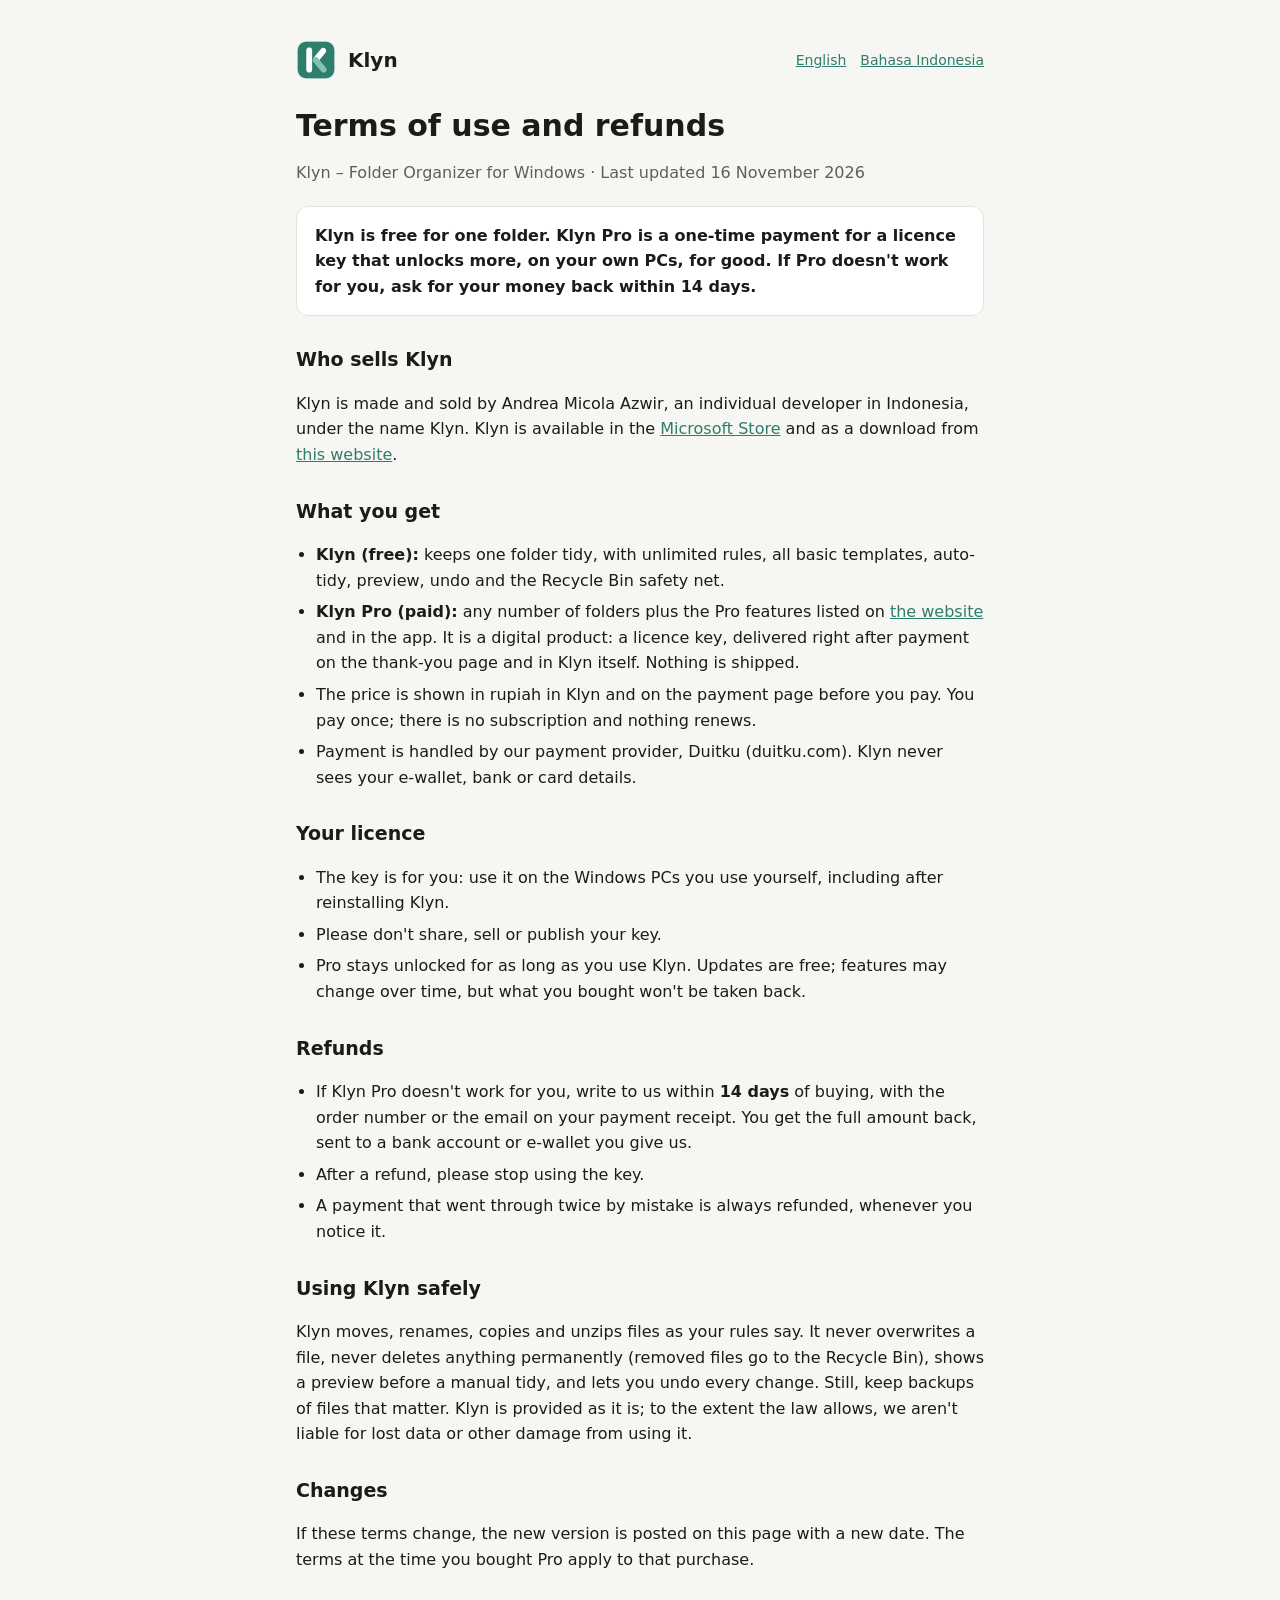
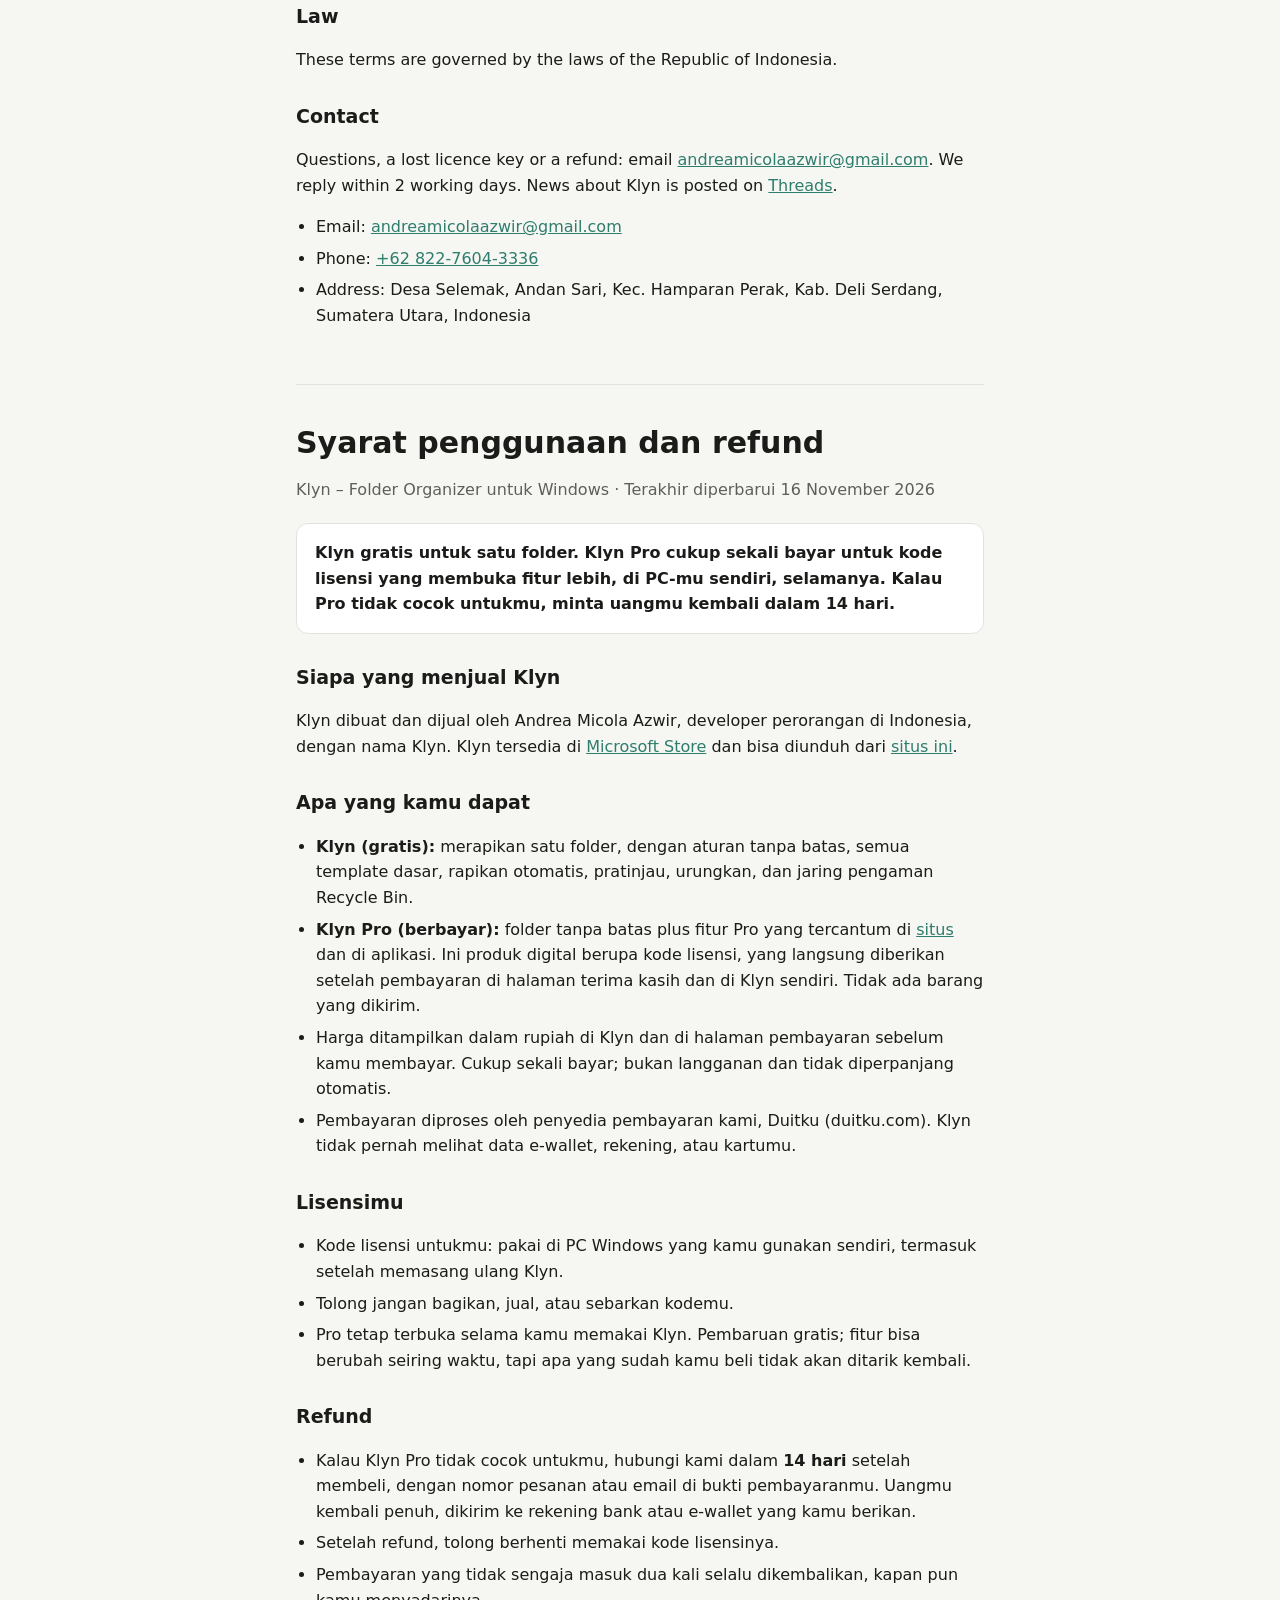
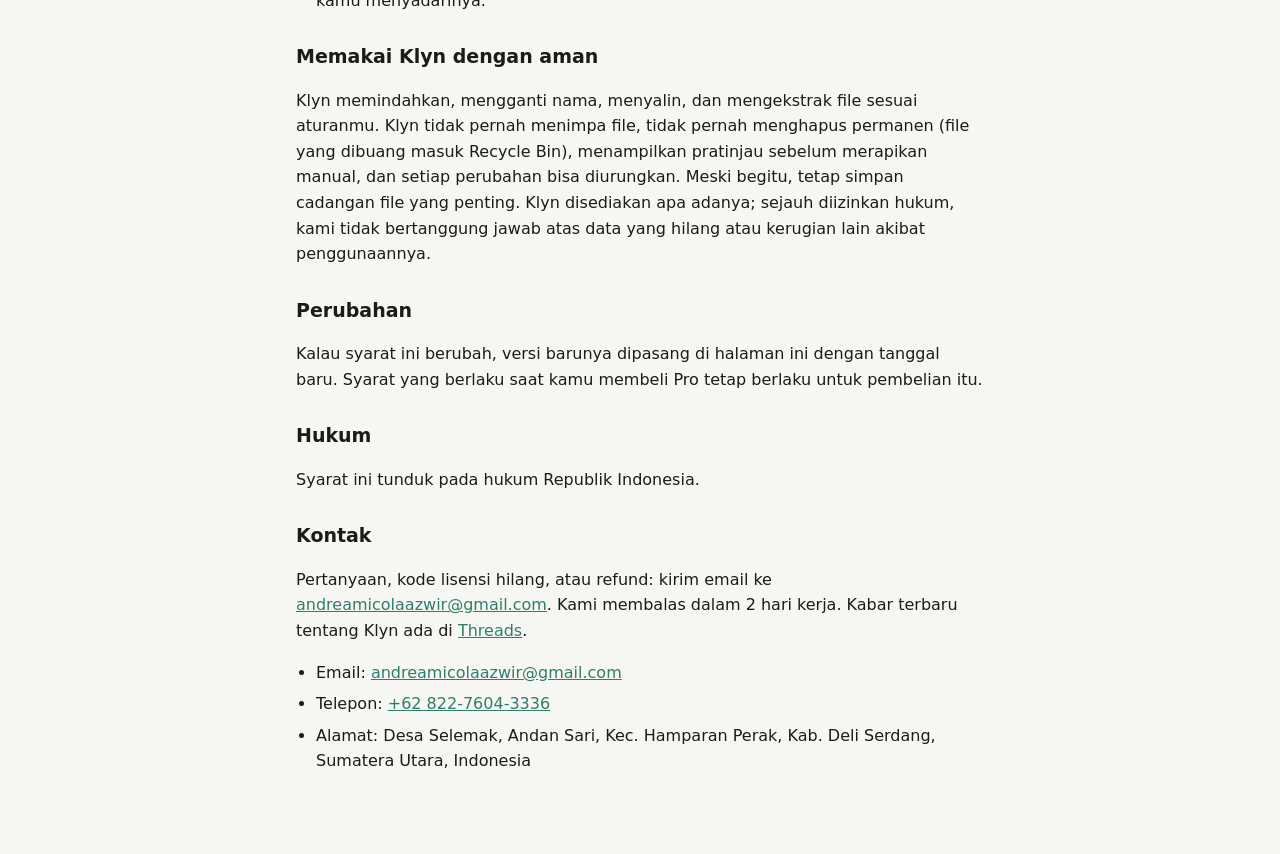
<file: terms/index.html>
<!doctype html>
<html lang="en">
<head>
<meta charset="utf-8">
<meta name="viewport" content="width=device-width, initial-scale=1">
<title>Klyn terms and refunds</title>
<meta name="description" content="Terms of use for Klyn and Klyn Pro, the refund policy, and how to reach us.">
<link rel="icon" href="../klyn.png">
<style>
  :root {
    --bg: #f6f6f3;
    --panel: #ffffff;
    --ink: #1b1b19;
    --muted: #5f5f5a;
    --line: #e3e3de;
    --accent: #2f7d6d;
    color-scheme: light dark;
  }
  @media (prefers-color-scheme: dark) {
    :root {
      --bg: #161615;
      --panel: #1f1f1e;
      --ink: #ededea;
      --muted: #a3a39c;
      --line: #33332f;
      --accent: #7fc3b2;
    }
  }
  * { box-sizing: border-box; }
  body {
    margin: 0;
    background: var(--bg);
    color: var(--ink);
    font: 16px/1.6 "Segoe UI Variable Text", "Segoe UI", system-ui, sans-serif;
  }
  main {
    max-width: 720px;
    margin: 0 auto;
    padding: 40px 16px 64px;
  }
  header {
    display: flex;
    align-items: center;
    gap: 12px;
    margin-bottom: 28px;
  }
  header img { width: 40px; height: 40px; border-radius: 10px; }
  header strong { font-size: 20px; }
  nav { margin-left: auto; display: flex; gap: 14px; font-size: 14px; }
  a { color: var(--accent); }
  h1 { font-size: 30px; line-height: 1.2; margin: 0 0 6px; }
  h2 { font-size: 19px; margin: 28px 0 6px; }
  .muted { color: var(--muted); }
  .summary {
    margin: 20px 0 8px;
    padding: 16px 18px;
    background: var(--panel);
    border: 1px solid var(--line);
    border-radius: 12px;
    font-weight: 600;
  }
  ul { padding-left: 20px; }
  li + li { margin-top: 6px; }
  section + section {
    margin-top: 56px;
    padding-top: 40px;
    border-top: 1px solid var(--line);
  }
</style>
</head>
<body>
<main>
  <header>
    <img src="../klyn.png" alt="">
    <strong>Klyn</strong>
    <nav><a href="#en" lang="en">English</a><a href="#id" lang="id">Bahasa Indonesia</a></nav>
  </header>

  <section id="en" lang="en">
    <h1>Terms of use and refunds</h1>
    <p class="muted">Klyn – Folder Organizer for Windows · Last updated 16 November 2026</p>
    <p class="summary">Klyn is free for one folder. Klyn Pro is a one-time payment for a licence key that unlocks more, on your own PCs, for good. If Pro doesn't work for you, ask for your money back within 14 days.</p>

    <h2>Who sells Klyn</h2>
    <p>Klyn is made and sold by Andrea Micola Azwir, an individual developer in Indonesia, under the name Klyn. Klyn is available in the <a href="https://apps.microsoft.com/detail/9PPMQGCJ0SMV">Microsoft Store</a> and as a download from <a href="../">this website</a>.</p>

    <h2>What you get</h2>
    <ul>
      <li><b>Klyn (free):</b> keeps one folder tidy, with unlimited rules, all basic templates, auto-tidy, preview, undo and the Recycle Bin safety net.</li>
      <li><b>Klyn Pro (paid):</b> any number of folders plus the Pro features listed on <a href="../#pro">the website</a> and in the app. It is a digital product: a licence key, delivered right after payment on the thank-you page and in Klyn itself. Nothing is shipped.</li>
      <li>The price is shown in rupiah in Klyn and on the payment page before you pay. You pay once; there is no subscription and nothing renews.</li>
      <li>Payment is handled by our payment provider, Duitku (duitku.com). Klyn never sees your e-wallet, bank or card details.</li>
    </ul>

    <h2>Your licence</h2>
    <ul>
      <li>The key is for you: use it on the Windows PCs you use yourself, including after reinstalling Klyn.</li>
      <li>Please don't share, sell or publish your key.</li>
      <li>Pro stays unlocked for as long as you use Klyn. Updates are free; features may change over time, but what you bought won't be taken back.</li>
    </ul>

    <h2 id="refund">Refunds</h2>
    <ul>
      <li>If Klyn Pro doesn't work for you, write to us within <b>14 days</b> of buying, with the order number or the email on your payment receipt. You get the full amount back, sent to a bank account or e-wallet you give us.</li>
      <li>After a refund, please stop using the key.</li>
      <li>A payment that went through twice by mistake is always refunded, whenever you notice it.</li>
    </ul>

    <h2>Using Klyn safely</h2>
    <p>Klyn moves, renames, copies and unzips files as your rules say. It never overwrites a file, never deletes anything permanently (removed files go to the Recycle Bin), shows a preview before a manual tidy, and lets you undo every change. Still, keep backups of files that matter. Klyn is provided as it is; to the extent the law allows, we aren't liable for lost data or other damage from using it.</p>

    <h2>Changes</h2>
    <p>If these terms change, the new version is posted on this page with a new date. The terms at the time you bought Pro apply to that purchase.</p>

    <h2>Law</h2>
    <p>These terms are governed by the laws of the Republic of Indonesia.</p>

    <h2 id="contact">Contact</h2>
    <p>Questions, a lost licence key or a refund: email <a href="mailto:andreamicolaazwir@gmail.com">andreamicolaazwir@gmail.com</a>. We reply within 2 working days. News about Klyn is posted on <a href="https://www.threads.com/@andreamicolaazwir">Threads</a>.</p>
    <ul>
      <li>Email: <a href="mailto:andreamicolaazwir@gmail.com">andreamicolaazwir@gmail.com</a></li>
      <li>Phone: <a href="tel:+6282276043336">+62 822-7604-3336</a></li>
      <li>Address: Desa Selemak, Andan Sari, Kec. Hamparan Perak, Kab. Deli Serdang, Sumatera Utara, Indonesia</li>
    </ul>
  </section>

  <section id="id" lang="id">
    <h1>Syarat penggunaan dan refund</h1>
    <p class="muted">Klyn – Folder Organizer untuk Windows · Terakhir diperbarui 16 November 2026</p>
    <p class="summary">Klyn gratis untuk satu folder. Klyn Pro cukup sekali bayar untuk kode lisensi yang membuka fitur lebih, di PC-mu sendiri, selamanya. Kalau Pro tidak cocok untukmu, minta uangmu kembali dalam 14 hari.</p>

    <h2>Siapa yang menjual Klyn</h2>
    <p>Klyn dibuat dan dijual oleh Andrea Micola Azwir, developer perorangan di Indonesia, dengan nama Klyn. Klyn tersedia di <a href="https://apps.microsoft.com/detail/9PPMQGCJ0SMV">Microsoft Store</a> dan bisa diunduh dari <a href="../?lang=id">situs ini</a>.</p>

    <h2>Apa yang kamu dapat</h2>
    <ul>
      <li><b>Klyn (gratis):</b> merapikan satu folder, dengan aturan tanpa batas, semua template dasar, rapikan otomatis, pratinjau, urungkan, dan jaring pengaman Recycle Bin.</li>
      <li><b>Klyn Pro (berbayar):</b> folder tanpa batas plus fitur Pro yang tercantum di <a href="../?lang=id#pro">situs</a> dan di aplikasi. Ini produk digital berupa kode lisensi, yang langsung diberikan setelah pembayaran di halaman terima kasih dan di Klyn sendiri. Tidak ada barang yang dikirim.</li>
      <li>Harga ditampilkan dalam rupiah di Klyn dan di halaman pembayaran sebelum kamu membayar. Cukup sekali bayar; bukan langganan dan tidak diperpanjang otomatis.</li>
      <li>Pembayaran diproses oleh penyedia pembayaran kami, Duitku (duitku.com). Klyn tidak pernah melihat data e-wallet, rekening, atau kartumu.</li>
    </ul>

    <h2>Lisensimu</h2>
    <ul>
      <li>Kode lisensi untukmu: pakai di PC Windows yang kamu gunakan sendiri, termasuk setelah memasang ulang Klyn.</li>
      <li>Tolong jangan bagikan, jual, atau sebarkan kodemu.</li>
      <li>Pro tetap terbuka selama kamu memakai Klyn. Pembaruan gratis; fitur bisa berubah seiring waktu, tapi apa yang sudah kamu beli tidak akan ditarik kembali.</li>
    </ul>

    <h2 id="refund-id">Refund</h2>
    <ul>
      <li>Kalau Klyn Pro tidak cocok untukmu, hubungi kami dalam <b>14 hari</b> setelah membeli, dengan nomor pesanan atau email di bukti pembayaranmu. Uangmu kembali penuh, dikirim ke rekening bank atau e-wallet yang kamu berikan.</li>
      <li>Setelah refund, tolong berhenti memakai kode lisensinya.</li>
      <li>Pembayaran yang tidak sengaja masuk dua kali selalu dikembalikan, kapan pun kamu menyadarinya.</li>
    </ul>

    <h2>Memakai Klyn dengan aman</h2>
    <p>Klyn memindahkan, mengganti nama, menyalin, dan mengekstrak file sesuai aturanmu. Klyn tidak pernah menimpa file, tidak pernah menghapus permanen (file yang dibuang masuk Recycle Bin), menampilkan pratinjau sebelum merapikan manual, dan setiap perubahan bisa diurungkan. Meski begitu, tetap simpan cadangan file yang penting. Klyn disediakan apa adanya; sejauh diizinkan hukum, kami tidak bertanggung jawab atas data yang hilang atau kerugian lain akibat penggunaannya.</p>

    <h2>Perubahan</h2>
    <p>Kalau syarat ini berubah, versi barunya dipasang di halaman ini dengan tanggal baru. Syarat yang berlaku saat kamu membeli Pro tetap berlaku untuk pembelian itu.</p>

    <h2>Hukum</h2>
    <p>Syarat ini tunduk pada hukum Republik Indonesia.</p>

    <h2 id="kontak">Kontak</h2>
    <p>Pertanyaan, kode lisensi hilang, atau refund: kirim email ke <a href="mailto:andreamicolaazwir@gmail.com">andreamicolaazwir@gmail.com</a>. Kami membalas dalam 2 hari kerja. Kabar terbaru tentang Klyn ada di <a href="https://www.threads.com/@andreamicolaazwir">Threads</a>.</p>
    <ul>
      <li>Email: <a href="mailto:andreamicolaazwir@gmail.com">andreamicolaazwir@gmail.com</a></li>
      <li>Telepon: <a href="tel:+6282276043336">+62 822-7604-3336</a></li>
      <li>Alamat: Desa Selemak, Andan Sari, Kec. Hamparan Perak, Kab. Deli Serdang, Sumatera Utara, Indonesia</li>
    </ul>
  </section>
</main>
<!-- Cloudflare Web Analytics: counts visits, no cookies (see /privacy/). -->
<script defer src='https://static.cloudflareinsights.com/beacon.min.js' data-cf-beacon='{"token": "c2927adb3f8b46b29a2fca97b4f74ce2"}'></script>
</body>
</html>
</file>
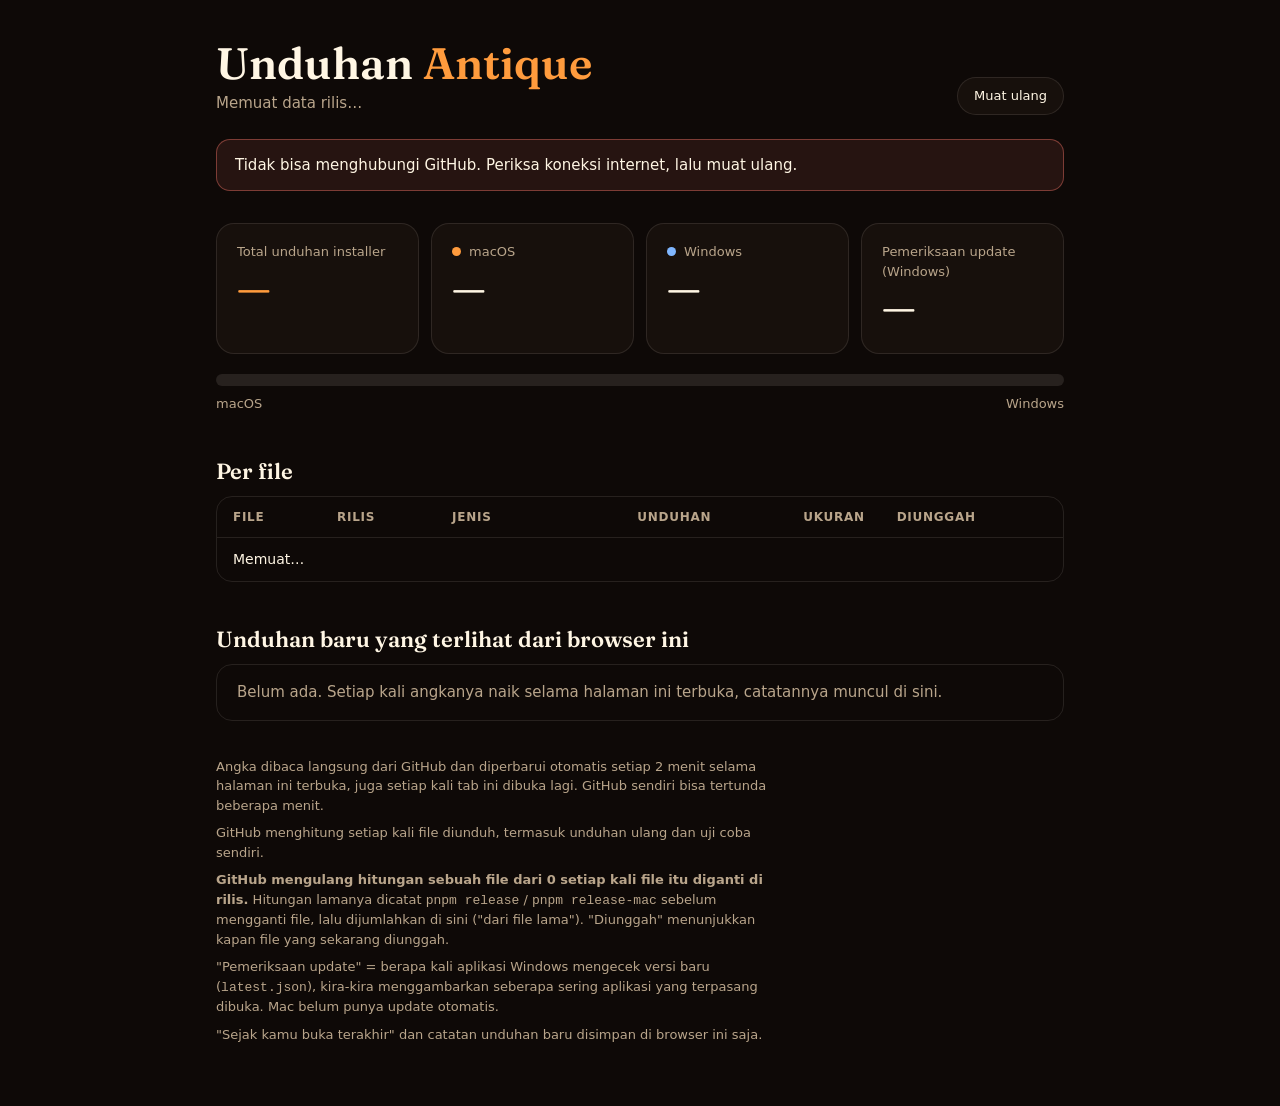
<file: antique/stats/index.html>
<!doctype html>
<html lang="id">
<head>
<meta charset="utf-8" />
<meta name="viewport" content="width=device-width, initial-scale=1, viewport-fit=cover" />
<meta name="robots" content="noindex, nofollow" />
<title>Unduhan Antique</title>
<link rel="icon" href="../assets/favicon.svg" type="image/svg+xml" />
<style>
  /* Halaman pemilik: angka unduhan dari rilis GitHub, dibaca langsung dari API publik GitHub
     setiap kali dibuka. Satu kolom, angka besar di atas, rincian per file di bawah. */
  @font-face {
    font-family: "Fraunces";
    src: url("../assets/fonts/fraunces-latin-600-normal.woff2") format("woff2");
    font-weight: 600;
    font-display: swap;
  }

  :root {
    --bg: #0e0907;
    --card: #17100c;
    --line: rgb(255 246 228 / 0.1);
    --fg: #fff6e4;
    --muted: #b9a58b;
    --amber: #ff9b3d;
    --mac: #ff9b3d;
    --win: #7fb6ff;
    --good: #7ad39a;
    --bad: #ff7a6b;
    --display: "Fraunces", Georgia, serif;
    --body: -apple-system, "SF Pro Text", "Segoe UI", system-ui, sans-serif;
    color-scheme: dark;
  }

  * {
    box-sizing: border-box;
  }

  body {
    margin: 0;
    background: var(--bg);
    color: var(--fg);
    font: 15px/1.5 var(--body);
  }

  .wrap {
    max-width: 880px;
    margin: 0 auto;
    padding-block: 40px 64px;
    padding-left: max(16px, env(safe-area-inset-left, 0px));
    padding-right: max(16px, env(safe-area-inset-right, 0px));
  }

  header {
    display: flex;
    flex-wrap: wrap;
    align-items: end;
    justify-content: space-between;
    gap: 16px;
  }

  h1 {
    margin: 0;
    font: 600 clamp(30px, 6vw, 44px) / 1.05 var(--display);
    text-wrap: balance;
  }

  h1 em {
    font-style: normal;
    color: var(--amber);
  }

  .sub {
    margin: 6px 0 0;
    color: var(--muted);
  }

  .actions {
    display: flex;
    align-items: center;
    gap: 12px;
    color: var(--muted);
    font-size: 13px;
  }

  button {
    padding: 8px 16px;
    border: 1px solid var(--line);
    border-radius: 999px;
    background: var(--card);
    color: var(--fg);
    font: inherit;
    cursor: pointer;
  }

  button:hover {
    border-color: rgb(255 246 228 / 0.25);
  }

  button:focus-visible {
    outline: 2px solid var(--amber);
    outline-offset: 2px;
  }

  button:disabled {
    opacity: 0.5;
    cursor: default;
  }

  .error {
    margin-top: 24px;
    padding: 14px 18px;
    border: 1px solid color-mix(in srgb, var(--bad) 40%, transparent);
    border-radius: 14px;
    color: var(--fg);
    background: color-mix(in srgb, var(--bad) 10%, transparent);
  }

  .figures {
    display: grid;
    grid-template-columns: repeat(auto-fit, minmax(180px, 1fr));
    gap: 12px;
    margin-top: 32px;
  }

  .figure {
    padding: 18px 20px;
    border: 1px solid var(--line);
    border-radius: 18px;
    background: var(--card);
  }

  .figure .label {
    display: flex;
    align-items: center;
    gap: 8px;
    font-size: 13px;
    color: var(--muted);
  }

  .dot {
    width: 9px;
    height: 9px;
    border-radius: 50%;
  }

  .figure .value {
    margin-top: 6px;
    transform-origin: left center;
    font: 600 40px/1 var(--display);
    font-variant-numeric: tabular-nums;
  }

  .figure.total .value {
    color: var(--amber);
  }

  .figure .delta {
    margin-top: 8px;
    font-size: 13px;
    color: var(--muted);
  }

  .delta.up {
    color: var(--good);
  }

  .split {
    margin-top: 20px;
  }

  .bar {
    display: flex;
    height: 12px;
    overflow: hidden;
    border-radius: 999px;
    background: var(--line);
  }

  .bar i {
    display: block;
    height: 100%;
    transition: width 300ms ease;
  }

  .legend {
    display: flex;
    flex-wrap: wrap;
    justify-content: space-between;
    gap: 8px;
    margin-top: 8px;
    font-size: 13px;
    color: var(--muted);
  }

  h2 {
    margin: 44px 0 12px;
    font: 600 22px/1.2 var(--display);
  }

  .table-wrap {
    overflow-x: auto;
    border: 1px solid var(--line);
    border-radius: 16px;
  }

  table {
    width: 100%;
    border-collapse: collapse;
    font-size: 14px;
  }

  th,
  td {
    padding: 11px 16px;
    text-align: left;
    white-space: nowrap;
  }

  th {
    font-size: 12px;
    font-weight: 600;
    letter-spacing: 0.06em;
    text-transform: uppercase;
    color: var(--muted);
    border-bottom: 1px solid var(--line);
  }

  tbody tr + tr td {
    border-top: 1px solid var(--line);
  }

  td.num {
    text-align: right;
    font-variant-numeric: tabular-nums;
  }

  th.num {
    text-align: right;
  }

  .file {
    font-family: ui-monospace, "SF Mono", Menlo, monospace;
    font-size: 13px;
  }

  .tag {
    display: inline-block;
    padding: 2px 9px;
    border-radius: 999px;
    font-size: 12px;
    background: var(--line);
    color: var(--muted);
  }

  .tag.mac {
    color: var(--mac);
    background: color-mix(in srgb, var(--mac) 14%, transparent);
  }

  .tag.win {
    color: var(--win);
    background: color-mix(in srgb, var(--win) 14%, transparent);
  }

  .log {
    display: grid;
    gap: 6px;
    margin: 0;
    padding: 16px 20px;
    border: 1px solid var(--line);
    border-radius: 16px;
    list-style: none;
    font-variant-numeric: tabular-nums;
  }

  .log li {
    display: flex;
    flex-wrap: wrap;
    justify-content: space-between;
    gap: 4px 16px;
  }

  .log b {
    color: var(--good);
  }

  .log .empty {
    color: var(--muted);
  }

  @media (prefers-reduced-motion: no-preference) {
    .bump {
      animation: bump 0.7s ease-out;
    }

    @keyframes bump {
      from {
        color: var(--good);
        transform: scale(1.06);
      }
    }
  }

  .notes {
    display: grid;
    gap: 8px;
    margin: 36px 0 0;
    padding: 0;
    list-style: none;
    font-size: 13px;
    color: var(--muted);
    max-width: 68ch;
  }

  .notes a {
    color: var(--fg);
  }

  @media (prefers-reduced-motion: reduce) {
    .bar i {
      transition: none;
    }
  }
</style>
</head>
<body>
<div class="wrap">
  <header>
    <div>
      <h1>Unduhan <em>Antique</em></h1>
      <p class="sub" id="release-line">Memuat data rilis…</p>
    </div>
    <div class="actions">
      <span id="fetched-at"></span>
      <button type="button" id="refresh">Muat ulang</button>
    </div>
  </header>

  <div class="error" id="error" hidden></div>

  <section class="figures" aria-label="Ringkasan">
    <div class="figure total">
      <div class="label">Total unduhan installer</div>
      <div class="value" id="total">—</div>
      <div class="delta" id="total-delta"></div>
    </div>
    <div class="figure">
      <div class="label"><span class="dot" style="background: var(--mac)"></span>macOS</div>
      <div class="value" id="mac">—</div>
      <div class="delta" id="mac-delta"></div>
    </div>
    <div class="figure">
      <div class="label"><span class="dot" style="background: var(--win)"></span>Windows</div>
      <div class="value" id="win">—</div>
      <div class="delta" id="win-delta"></div>
    </div>
    <div class="figure">
      <div class="label">Pemeriksaan update (Windows)</div>
      <div class="value" id="checks">—</div>
      <div class="delta" id="checks-delta"></div>
    </div>
  </section>

  <section class="split" aria-label="Perbandingan macOS dan Windows">
    <div class="bar"><i id="bar-mac" style="width: 0; background: var(--mac)"></i><i id="bar-win" style="width: 0; background: var(--win)"></i></div>
    <div class="legend"><span id="share-mac">macOS</span><span id="share-win">Windows</span></div>
  </section>

  <h2>Per file</h2>
  <div class="table-wrap">
    <table>
      <thead>
        <tr><th>File</th><th>Rilis</th><th>Jenis</th><th class="num">Unduhan</th><th class="num">Ukuran</th><th>Diunggah</th></tr>
      </thead>
      <tbody id="files"><tr><td colspan="6">Memuat…</td></tr></tbody>
    </table>
  </div>

  <h2>Unduhan baru yang terlihat dari browser ini</h2>
  <ol class="log" id="log" aria-live="polite"><li class="empty">Belum ada. Setiap kali angkanya naik selama halaman ini terbuka, catatannya muncul di sini.</li></ol>

  <ul class="notes">
    <li>Angka dibaca langsung dari GitHub dan diperbarui otomatis setiap 2 menit selama halaman ini terbuka, juga setiap kali tab ini dibuka lagi. GitHub sendiri bisa tertunda beberapa menit.</li>
    <li>GitHub menghitung setiap kali file diunduh, termasuk unduhan ulang dan uji coba sendiri.</li>
    <li><b>GitHub mengulang hitungan sebuah file dari 0 setiap kali file itu diganti di rilis.</b> Hitungan lamanya dicatat <code>pnpm release</code> / <code>pnpm release-mac</code> sebelum mengganti file, lalu dijumlahkan di sini ("dari file lama"). "Diunggah" menunjukkan kapan file yang sekarang diunggah.</li>
    <li>"Pemeriksaan update" = berapa kali aplikasi Windows mengecek versi baru (<span class="file">latest.json</span>), kira-kira menggambarkan seberapa sering aplikasi yang terpasang dibuka. Mac belum punya update otomatis.</li>
    <li>"Sejak kamu buka terakhir" dan catatan unduhan baru disimpan di browser ini saja.</li>
  </ul>
</div>

<script>
  "use strict";
  const API = "https://api.github.com/repos/kangkungmozzarella/antique-releases/releases?per_page=100";
  /**
   * Hitungan file yang sudah diganti di rilis yang sama (GitHub mengulang hitungannya dari 0).
   * Ditulis `scripts/archive-downloads.mjs`: { "<tag>/<nama>": { "<id aset>": hitungan } }.
   */
  const ARCHIVE = "https://raw.githubusercontent.com/kangkungmozzarella/antique-releases/main/stats/downloads-archive.json";
  const STORE_KEY = "antique-stats-last";
  const LOG_KEY = "antique-stats-log";
  /** Jeda pembaruan otomatis. GitHub mengizinkan 60 permintaan per jam tanpa login. */
  const EVERY = 120_000;
  /** Jumlah terakhir yang tampil di halaman ini (untuk catatan & animasi saat naik). */
  let shown = null;
  /** Patokan "sejak kamu buka terakhir": dibaca sekali saat halaman dibuka. */
  const visitBaseline = loadJson(STORE_KEY);
  const $ = (id) => document.getElementById(id);
  const fmt = new Intl.NumberFormat("id-ID");
  const fmtDate = new Intl.DateTimeFormat("id-ID", { day: "numeric", month: "short", year: "numeric", hour: "2-digit", minute: "2-digit" });

  /** Jenis file: installer Mac/Windows, pemeriksaan update, atau pendukung (tidak dihitung). */
  function kind(name) {
    if (name.endsWith(".dmg")) return "mac";
    if (name.endsWith(".exe")) return "win";
    if (name === "latest.json") return "update";
    return "other";
  }

  const KIND_LABEL = { mac: "macOS", win: "Windows", update: "Cek update", other: "Pendukung" };

  function size(bytes) {
    if (bytes >= 1e6) return `${(bytes / 1e6).toFixed(1).replace(".", ",")} MB`;
    return bytes >= 1e3 ? `${Math.round(bytes / 1e3)} KB` : `${bytes} B`;
  }

  function loadJson(key, fallback = null) {
    try {
      return JSON.parse(localStorage.getItem(key) ?? "null") ?? fallback;
    } catch {
      return fallback;
    }
  }

  function saveJson(key, value) {
    try {
      localStorage.setItem(key, JSON.stringify(value));
    } catch {
      /* Penyimpanan browser tidak tersedia: selisih & catatan tidak disimpan, halaman tetap jalan. */
    }
  }

  let log = loadJson(LOG_KEY, []);

  function renderLog() {
    const list = $("log");
    if (!log.length) return;
    list.replaceChildren();
    for (const entry of log.slice(-30).reverse()) {
      const li = document.createElement("li");
      const when = document.createElement("span");
      when.textContent = fmtDate.format(new Date(entry.t));
      const what = document.createElement("span");
      const parts = [];
      if (entry.mac) parts.push(`macOS +${fmt.format(entry.mac)}`);
      if (entry.win) parts.push(`Windows +${fmt.format(entry.win)}`);
      const b = document.createElement("b");
      b.textContent = parts.join(" · ");
      what.append(b);
      li.append(when, what);
      list.append(li);
    }
  }

  function bump(el) {
    el.classList.remove("bump");
    void el.offsetWidth;
    el.classList.add("bump");
  }

  /** Selisih per jenis sejak kunjungan terakhir, hanya dari file yang sama (id aset sama). */
  function deltas(assets, last) {
    const result = { mac: 0, win: 0, update: 0 };
    if (!last) return null;
    for (const asset of assets) {
      const before = last.counts[asset.id];
      const k = kind(asset.name);
      if (before !== undefined && k in result) result[k] += Math.max(0, asset.current - before);
    }
    return result;
  }

  function showDelta(el, value, last) {
    if (!last) {
      el.textContent = "";
      el.className = "delta";
      return;
    }
    el.textContent = value > 0 ? `+${fmt.format(value)} sejak kamu buka terakhir` : "Belum ada yang baru sejak kamu buka terakhir";
    el.className = value > 0 ? "delta up" : "delta";
  }

  /** Arsip hitungan file lama; `{}` bila belum ada atau tidak bisa diambil. */
  async function loadArchive() {
    try {
      const response = await fetch(ARCHIVE, { cache: "no-store" });
      return response.ok ? await response.json() : {};
    } catch {
      return {};
    }
  }

  /** Unduhan file lama yang sudah diganti (id aset yang masih aktif tidak ikut, supaya tidak ganda). */
  function archived(archive, tag, name, id) {
    const entry = archive[`${tag}/${name}`] ?? {};
    return Object.entries(entry).reduce((n, [assetId, count]) => (String(id) === assetId ? n : n + count), 0);
  }

  function render(releases, archive) {
    const published = releases.filter((r) => !r.draft);
    const assets = published.flatMap((r) =>
      r.assets.map((a) => {
        const old = archived(archive, r.tag_name, a.name, a.id);
        return { ...a, tag: r.tag_name, current: a.download_count, old, total: a.download_count + old };
      }),
    );
    const sum = (k) => assets.filter((a) => kind(a.name) === k).reduce((n, a) => n + a.total, 0);
    const mac = sum("mac");
    const win = sum("win");
    const checks = sum("update");

    const latest = published[0];
    $("release-line").textContent = latest
      ? `${published.length} rilis terbit · terbaru ${latest.tag_name}, ${fmtDate.format(new Date(latest.published_at))}`
      : "Belum ada rilis yang terbit.";

    $("total").textContent = fmt.format(mac + win);
    $("mac").textContent = fmt.format(mac);
    $("win").textContent = fmt.format(win);
    $("checks").textContent = fmt.format(checks);

    const last = visitBaseline;
    const d = deltas(assets, last);

    // Naik selama halaman terbuka: catat dan beri tanda.
    if (shown && (mac > shown.mac || win > shown.win)) {
      log.push({ t: Date.now(), mac: Math.max(0, mac - shown.mac), win: Math.max(0, win - shown.win) });
      log = log.slice(-200);
      saveJson(LOG_KEY, log);
      bump($("total"));
      if (mac > shown.mac) bump($("mac"));
      if (win > shown.win) bump($("win"));
      renderLog();
    }
    if (shown && checks > shown.checks) bump($("checks"));
    shown = { mac, win, checks };
    showDelta($("total-delta"), d ? d.mac + d.win : 0, d);
    showDelta($("mac-delta"), d ? d.mac : 0, d);
    showDelta($("win-delta"), d ? d.win : 0, d);
    showDelta($("checks-delta"), d ? d.update : 0, d);

    const both = mac + win;
    const macShare = both ? Math.round((mac / both) * 100) : 0;
    $("bar-mac").style.width = both ? `${macShare}%` : "0";
    $("bar-win").style.width = both ? `${100 - macShare}%` : "0";
    $("share-mac").textContent = both ? `macOS ${macShare}%` : "macOS";
    $("share-win").textContent = both ? `Windows ${100 - macShare}%` : "Windows";

    const order = { mac: 0, win: 1, update: 2, other: 3 };
    const rows = [...assets].sort((a, b) => order[kind(a.name)] - order[kind(b.name)] || b.total - a.total);
    const body = $("files");
    body.replaceChildren();
    for (const asset of rows) {
      const tr = document.createElement("tr");
      const k = kind(asset.name);
      const cells = [
        [asset.name, "file"],
        [asset.tag, ""],
        [KIND_LABEL[k], ""],
        [asset.old ? `${fmt.format(asset.total)} (${fmt.format(asset.old)} dari file lama)` : fmt.format(asset.total), "num"],
        [size(asset.size), "num"],
        [fmtDate.format(new Date(asset.updated_at)), ""],
      ];
      cells.forEach(([text, cls], i) => {
        const td = document.createElement("td");
        if (cls) td.className = cls;
        if (i === 2) {
          const tag = document.createElement("span");
          tag.className = `tag ${k}`;
          tag.textContent = text;
          td.append(tag);
        } else {
          td.textContent = text;
        }
        tr.append(td);
      });
      body.append(tr);
    }
    if (!rows.length) body.innerHTML = '<tr><td colspan="6">Belum ada file.</td></tr>';

    saveJson(STORE_KEY, { at: Date.now(), counts: Object.fromEntries(assets.map((a) => [a.id, a.current])) });
  }

  async function load() {
    const button = $("refresh");
    button.disabled = true;
    $("error").hidden = true;
    try {
      const [response, archive] = await Promise.all([
        fetch(API, { headers: { Accept: "application/vnd.github+json" }, cache: "no-store" }),
        loadArchive(),
      ]);
      if (response.status === 403 || response.status === 429) {
        const reset = Number(response.headers.get("x-ratelimit-reset")) * 1000;
        const when = reset ? ` Coba lagi setelah ${new Intl.DateTimeFormat("id-ID", { hour: "2-digit", minute: "2-digit" }).format(new Date(reset))}.` : "";
        throw new Error(`GitHub membatasi 60 permintaan per jam dari satu jaringan, dan batasnya sudah habis.${when}`);
      }
      if (!response.ok) throw new Error(`GitHub menjawab ${response.status}. Coba muat ulang sebentar lagi.`);
      render(await response.json(), archive);
      $("fetched-at").textContent = `Diambil ${new Intl.DateTimeFormat("id-ID", { hour: "2-digit", minute: "2-digit", second: "2-digit" }).format(new Date())}`;
    } catch (error) {
      const message = error instanceof TypeError ? "Tidak bisa menghubungi GitHub. Periksa koneksi internet, lalu muat ulang." : error.message;
      $("error").textContent = message;
      $("error").hidden = false;
    } finally {
      button.disabled = false;
    }
  }

  $("refresh").addEventListener("click", load);
  document.addEventListener("visibilitychange", () => {
    if (!document.hidden) load();
  });
  setInterval(() => {
    if (!document.hidden) load();
  }, EVERY);
  renderLog();
  load();
</script>
</body>
</html>
</file>
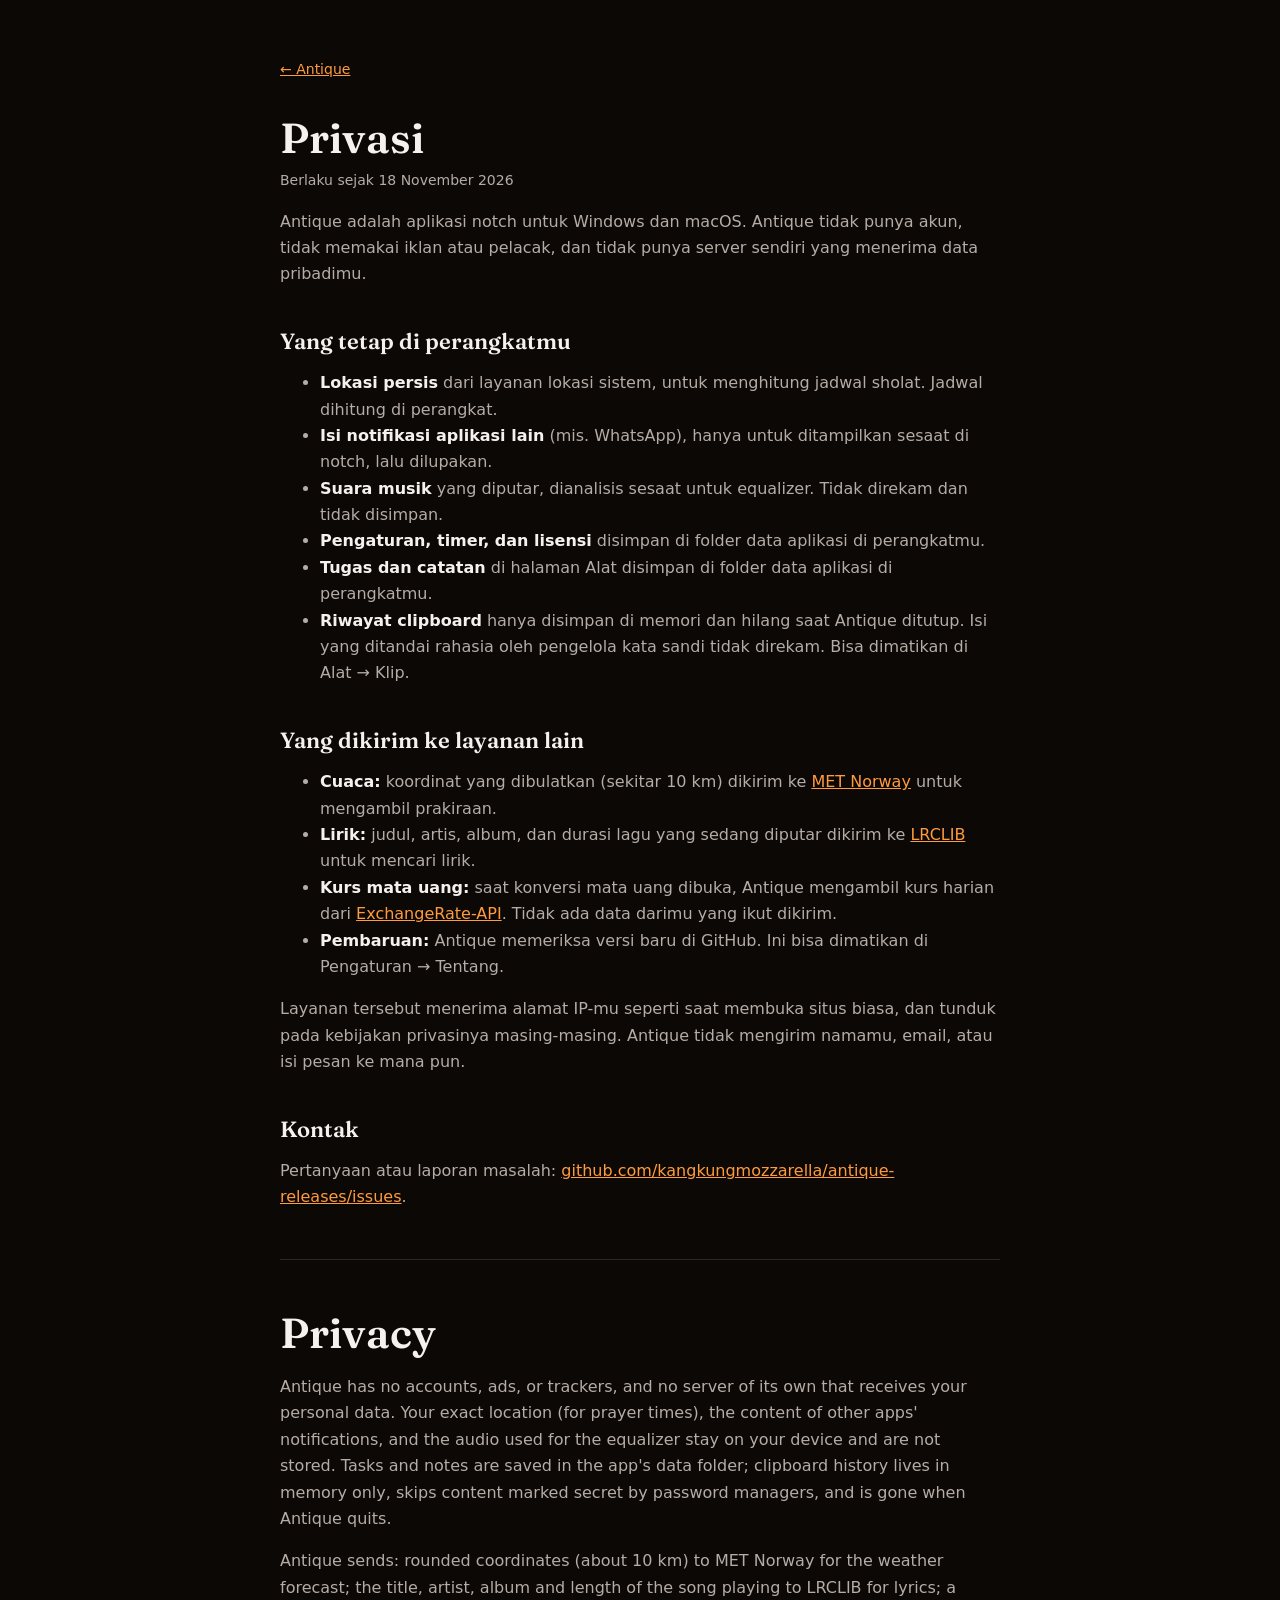
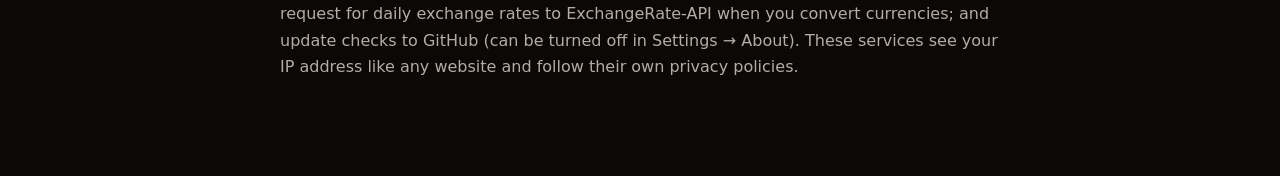
<file: antique/privacy.html>
<!doctype html>
<html lang="id">
  <head>
    <meta charset="utf-8" />
    <meta name="viewport" content="width=device-width, initial-scale=1" />
    <title>Privasi · Antique</title>
    <meta name="description" content="Data apa saja yang dipakai Antique dan ke mana dikirim." />
    <link rel="icon" href="assets/favicon.svg" type="image/svg+xml" />
    <style>
      @font-face {
        font-family: "Fraunces";
        font-weight: 600;
        font-display: swap;
        src: url("assets/fonts/fraunces-latin-600-normal.woff2") format("woff2");
      }

      :root {
        --night: #0b0806;
        --line: rgb(255 246 228 / 0.13);
        --fg: #f5f2ee;
        --muted: #b5aca5;
        --accent: #ff9b3d;
        color-scheme: dark;
      }

      body {
        margin: 0;
        background: var(--night);
        color: var(--fg);
        font: 16px/1.65 system-ui, -apple-system, "Segoe UI", Roboto, sans-serif;
      }

      main {
        width: min(720px, 100% - 32px);
        margin: 0 auto;
        padding: 56px 0 80px;
      }

      h1,
      h2 {
        font-family: "Fraunces", Georgia, serif;
        font-weight: 600;
        line-height: 1.2;
      }

      h1 {
        margin: 0 0 6px;
        font-size: clamp(30px, 6vw, 42px);
      }

      h2 {
        margin: 40px 0 10px;
        font-size: 22px;
      }

      p,
      li {
        color: var(--muted);
      }

      b {
        color: var(--fg);
        font-weight: 600;
      }

      a {
        color: var(--accent);
      }

      .updated {
        margin: 0;
        font-size: 14px;
      }

      hr {
        margin: 48px 0;
        border: 0;
        border-top: 1px solid var(--line);
      }

      .back {
        display: inline-block;
        margin-bottom: 32px;
        font-size: 14px;
      }
    </style>
  </head>
  <body>
    <main>
      <a class="back" href="./">← Antique</a>

      <h1>Privasi</h1>
      <p class="updated">Berlaku sejak 18 November 2026</p>

      <p>
        Antique adalah aplikasi notch untuk Windows dan macOS. Antique tidak punya akun, tidak memakai
        iklan atau pelacak, dan tidak punya server sendiri yang menerima data pribadimu.
      </p>

      <h2>Yang tetap di perangkatmu</h2>
      <ul>
        <li><b>Lokasi persis</b> dari layanan lokasi sistem, untuk menghitung jadwal sholat. Jadwal dihitung di perangkat.</li>
        <li><b>Isi notifikasi aplikasi lain</b> (mis. WhatsApp), hanya untuk ditampilkan sesaat di notch, lalu dilupakan.</li>
        <li><b>Suara musik</b> yang diputar, dianalisis sesaat untuk equalizer. Tidak direkam dan tidak disimpan.</li>
        <li><b>Pengaturan, timer, dan lisensi</b> disimpan di folder data aplikasi di perangkatmu.</li>
        <li><b>Tugas dan catatan</b> di halaman Alat disimpan di folder data aplikasi di perangkatmu.</li>
        <li>
          <b>Riwayat clipboard</b> hanya disimpan di memori dan hilang saat Antique ditutup. Isi yang ditandai
          rahasia oleh pengelola kata sandi tidak direkam. Bisa dimatikan di Alat → Klip.
        </li>
      </ul>

      <h2>Yang dikirim ke layanan lain</h2>
      <ul>
        <li>
          <b>Cuaca:</b> koordinat yang dibulatkan (sekitar 10 km) dikirim ke
          <a href="https://api.met.no/">MET Norway</a> untuk mengambil prakiraan.
        </li>
        <li>
          <b>Lirik:</b> judul, artis, album, dan durasi lagu yang sedang diputar dikirim ke
          <a href="https://lrclib.net/">LRCLIB</a> untuk mencari lirik.
        </li>
        <li>
          <b>Kurs mata uang:</b> saat konversi mata uang dibuka, Antique mengambil kurs harian dari
          <a href="https://www.exchangerate-api.com/">ExchangeRate-API</a>. Tidak ada data darimu yang ikut dikirim.
        </li>
        <li><b>Pembaruan:</b> Antique memeriksa versi baru di GitHub. Ini bisa dimatikan di Pengaturan → Tentang.</li>
      </ul>
      <p>
        Layanan tersebut menerima alamat IP-mu seperti saat membuka situs biasa, dan tunduk pada kebijakan
        privasinya masing-masing. Antique tidak mengirim namamu, email, atau isi pesan ke mana pun.
      </p>

      <h2>Kontak</h2>
      <p>
        Pertanyaan atau laporan masalah:
        <a href="https://github.com/kangkungmozzarella/antique-releases/issues">github.com/kangkungmozzarella/antique-releases/issues</a>.
      </p>

      <hr />

      <h1 lang="en">Privacy</h1>
      <div lang="en">
        <p>
          Antique has no accounts, ads, or trackers, and no server of its own that receives your personal
          data. Your exact location (for prayer times), the content of other apps' notifications, and the
          audio used for the equalizer stay on your device and are not stored. Tasks and notes are saved in
          the app's data folder; clipboard history lives in memory only, skips content marked secret by password
          managers, and is gone when Antique quits.
        </p>
        <p>
          Antique sends: rounded coordinates (about 10 km) to MET Norway for the weather forecast; the title,
          artist, album and length of the song playing to LRCLIB for lyrics; a request for daily exchange
          rates to ExchangeRate-API when you convert currencies; and update checks to GitHub
          (can be turned off in Settings → About). These services see your IP address like any website and
          follow their own privacy policies.
        </p>
      </div>
    </main>
  </body>
</html>
</file>
<file: antique/styles.css>
/*
  Antique landing page. Direction: docs/DESIGN.md (warm night, cream text, one amber accent,
  Fraunces headings, the notch as motif). Dial: ENERGY 2 / RHYTHM 2 / MOTION 2.
*/

@font-face {
  font-family: "Fraunces";
  font-style: normal;
  font-weight: 400;
  font-display: swap;
  src: url("assets/fonts/fraunces-latin-400-normal.woff2") format("woff2");
}

@font-face {
  font-family: "Fraunces";
  font-style: normal;
  font-weight: 600;
  font-display: swap;
  src: url("assets/fonts/fraunces-latin-600-normal.woff2") format("woff2");
}

/* Radius of the hole the intro opens; registered so it can animate. */
@property --hole {
  syntax: "<length>";
  inherits: false;
  initial-value: 0px;
}

:root {
  /* Dark on purpose: the notch is always black and the eyes are the light (DESIGN.md). */
  color-scheme: dark;
  --night: #0b0806;
  --night-2: #15110e;
  --line: rgb(255 246 228 / 0.13);
  --fg: #f5f2ee;
  --cream: #fff6e4;
  --muted: #b5aca5;
  --soft: #cdb89c;
  /* The one accent: Lentera amber. Used on the download buttons and the eyes only. */
  --accent: #ff9b3d;
  --ink: #140c06;
  --display: "Fraunces", Georgia, "Times New Roman", serif;
  --body: system-ui, -apple-system, "Segoe UI", Roboto, sans-serif;
  --page: min(1120px, 100% - 40px);
  --spring: cubic-bezier(0.2, 1.22, 0.36, 1);
}

*,
*::before,
*::after {
  box-sizing: border-box;
}

html {
  scroll-behavior: smooth;
  -webkit-text-size-adjust: 100%;
}

body {
  margin: 0;
  background: var(--night);
  color: var(--fg);
  font-family: var(--body);
  font-size: 17px;
  line-height: 1.55;
  overflow-x: hidden;
}

body.intro-running {
  overflow: hidden;
}

img,
video {
  display: block;
  max-width: 100%;
  height: auto;
}

a {
  color: inherit;
}

h1,
h2,
h3 {
  margin: 0;
  font-family: var(--display);
  font-weight: 600;
  line-height: 1.08;
  letter-spacing: -0.01em;
}

:focus-visible {
  outline: 2px solid var(--cream);
  outline-offset: 3px;
  border-radius: 6px;
}

[hidden] {
  display: none !important;
}

.sr-only {
  position: absolute;
  width: 1px;
  height: 1px;
  overflow: hidden;
  clip: rect(0 0 0 0);
  white-space: nowrap;
}

.skip {
  position: absolute;
  top: -100px;
  left: 16px;
  z-index: 100;
  padding: 10px 14px;
  border-radius: 8px;
  background: var(--cream);
  color: var(--ink);
}

.skip:focus {
  top: 12px;
}

/* ---------- Eyes (shared) ---------- */

.eye {
  display: block;
  flex: none;
}

.eye svg {
  display: block;
  width: 100%;
  height: 100%;
  overflow: visible;
}

/* ---------- Intro ---------- */

.intro {
  position: fixed;
  inset: 0;
  z-index: 90;
  display: none;
  pointer-events: none;
}

.intro.on {
  display: block;
}

.intro-shade {
  --x: 50%;
  --y: 50%;
  position: absolute;
  inset: 0;
  background: var(--night);
  -webkit-mask: radial-gradient(circle at var(--x) var(--y), transparent var(--hole), #000 calc(var(--hole) + 1px));
  mask: radial-gradient(circle at var(--x) var(--y), transparent var(--hole), #000 calc(var(--hole) + 1px));
}

.intro-eyes {
  position: absolute;
  top: 46%;
  left: 50%;
  display: flex;
  gap: 22px;
  transform-origin: 50% 50%;
  translate: -50% -50%;
}

/* The eyes' own light travels with them into the notch. */
.intro-eyes::before {
  content: "";
  position: absolute;
  inset: -110px -150px;
  z-index: -1;
  background: radial-gradient(closest-side, rgb(255 155 61 / 0.2), transparent);
}

.intro-eyes .eye {
  width: 132px;
  height: 132px;
}

.intro-hello {
  position: absolute;
  top: calc(46% + 96px);
  left: 0;
  right: 0;
  margin: 0;
  font-family: var(--display);
  font-size: 34px;
  color: var(--cream);
  text-align: center;
}

/* ---------- Top bar ---------- */

.bar {
  position: absolute;
  top: 0;
  left: 0;
  right: 0;
  z-index: 50;
  display: flex;
  align-items: center;
  gap: 24px;
  height: 64px;
  padding: 0 max(20px, calc((100% - 1120px) / 2));
}

.wordmark {
  font-family: var(--display);
  font-size: 22px;
  font-weight: 600;
  text-decoration: none;
  color: var(--cream);
}

.bar-nav {
  display: flex;
  gap: 4px;
  margin-left: auto;
}

.bar-nav a {
  padding: 10px 12px;
  font-size: 15px;
  color: var(--muted);
  text-decoration: none;
}

.bar-nav a:hover {
  color: var(--fg);
}

.lang,
.os,
.seg {
  display: flex;
  padding: 3px;
  border: 1px solid var(--line);
  border-radius: 10px;
}

.lang button,
.os button,
.seg button {
  min-width: 44px;
  min-height: 36px;
  padding: 0 10px;
  border: 0;
  border-radius: 7px;
  background: transparent;
  color: var(--muted);
  font: inherit;
  font-size: 14px;
  font-weight: 600;
  cursor: pointer;
}

.lang button[aria-pressed="true"],
.os button[aria-pressed="true"],
.seg button[aria-pressed="true"] {
  background: rgb(255 246 228 / 0.1);
  color: var(--cream);
}

/* ---------- Buttons ---------- */

.button {
  display: inline-flex;
  align-items: center;
  justify-content: center;
  min-height: 50px;
  padding: 0 24px;
  border: 1px solid transparent;
  border-radius: 12px;
  font-size: 16px;
  font-weight: 650;
  text-decoration: none;
  transition: background 160ms ease;
}

.button.primary {
  background: var(--accent);
  color: var(--ink);
}

.button.primary:hover {
  background: #ffb066;
}

.button.quiet {
  border-color: var(--line);
  color: var(--fg);
}

.button.quiet:hover {
  background: rgb(255 246 228 / 0.06);
}

/* No file to download yet: honest, visibly inert. */
.button[aria-disabled="true"] {
  border-color: var(--line);
  background: transparent;
  color: var(--muted);
  cursor: not-allowed;
}

/* ---------- Hero ---------- */

.hero {
  width: var(--page);
  margin: 0 auto;
  padding: 108px 0 36px;
  text-align: center;
}

.kicker {
  margin: 0 0 16px;
  font-size: 15px;
  color: var(--soft);
}

.hero h1 {
  max-width: 18ch;
  margin: 0 auto;
  font-size: clamp(40px, 5.4vw, 66px);
  line-height: 1.02;
  letter-spacing: -0.025em;
  color: var(--cream);
}

.lede {
  max-width: 40em;
  margin: 20px auto 0;
  font-size: 18px;
  color: var(--muted);
}

.hero-actions {
  display: flex;
  flex-wrap: wrap;
  justify-content: center;
  gap: 12px;
  margin-top: 26px;
}

.meta {
  margin: 14px 0 0;
  font-size: 14px;
  color: var(--muted);
}

/* ---------- Stage ---------- */

.try {
  width: min(1080px, 100% - 32px);
  margin: 0 auto;
  padding: 20px 0 40px;
  text-align: center;
}

.os {
  display: inline-flex;
  margin-top: 24px;
}

/* The laptop. Everything inside the screen is laid out in "screen pixels" (1000 wide on
   large screens, 460 on phones) and scaled by --u, so the notch keeps real proportions. */
.device {
  --u: 1;
  position: relative;
  padding: 1.4% 1.4% 0;
  border-radius: 22px 22px 0 0;
  background: #050404;
  box-shadow: 0 0 0 1px rgb(255 246 228 / 0.08);
}

.screen {
  position: relative;
  aspect-ratio: 16 / 10;
  overflow: hidden;
  border-radius: 10px 10px 0 0;
  background: var(--night);
  text-align: left;
}

.wallpaper {
  position: absolute;
  inset: 0;
  background:
    radial-gradient(60% 70% at 78% 92%, #f6b47a 0%, rgb(246 180 122 / 0) 70%),
    radial-gradient(55% 60% at 18% 85%, #c2577a 0%, rgb(194 87 122 / 0) 70%),
    radial-gradient(70% 60% at 50% 10%, #3a2752 0%, rgb(58 39 82 / 0) 75%),
    linear-gradient(180deg, #1d1530 0%, #5a2d4c 48%, #c1694d 82%, #f0a467 100%);
}

.wallpaper svg {
  position: absolute;
  inset: 0;
  width: 100%;
  height: 100%;
}

.hinge {
  height: 14px;
  margin: 0 -2.5%;
  border-radius: 0 0 14px 14px;
  background: linear-gradient(#2a2420, #15110e);
}

.menubar,
.taskbar {
  position: absolute;
  left: 0;
  right: 0;
  display: flex;
  align-items: center;
  font-family: var(--body);
  font-weight: 500;
  color: var(--cream);
}

.menubar {
  top: 0;
  justify-content: space-between;
  height: calc(var(--u) * 26px);
  padding: 0 calc(var(--u) * 14px);
  background: rgb(20 12 24 / 0.38);
  font-size: calc(var(--u) * 11px);
}

.mb-left,
.mb-right {
  display: flex;
  align-items: center;
  gap: calc(var(--u) * 13px);
}

.menubar i {
  width: calc(var(--u) * var(--w, 20px));
  height: calc(var(--u) * 6px);
  border-radius: 99px;
  background: rgb(255 246 228 / 0.55);
}

.menubar .mb-logo {
  width: calc(var(--u) * 10px);
  height: calc(var(--u) * 10px);
  border-radius: calc(var(--u) * 3px);
  background: rgb(255 246 228 / 0.8);
}

.taskbar {
  bottom: 0;
  justify-content: center;
  gap: calc(var(--u) * 8px);
  height: calc(var(--u) * 34px);
  background: rgb(14 10 12 / 0.72);
  font-size: calc(var(--u) * 10.5px);
}

.taskbar i {
  width: calc(var(--u) * 20px);
  height: calc(var(--u) * 20px);
  border-radius: calc(var(--u) * 5px);
  background: rgb(255 246 228 / 0.28);
}

.taskbar i:first-child {
  background: rgb(255 246 228 / 0.6);
}

.tb-clock {
  position: absolute;
  right: calc(var(--u) * 14px);
  font-weight: 500;
}

.device[data-os="mac"] .taskbar,
.device[data-os="windows"] .menubar {
  display: none;
}

/* ---------- Antique on the stage ---------- */

.island-holder {
  position: absolute;
  top: 0;
  left: 50%;
  width: 0;
  transform: scale(calc(var(--u) * var(--size, 1)));
  transform-origin: 0 0;
  transition: transform 420ms var(--spring);
}

/* Width = left wing + centre + right wing. The shift keeps the centre (camera on a Mac,
   eyes on Windows) at the middle of the screen while the wings grow unevenly. */
.island {
  --wl: 44px;
  --wr: 44px;
  --c: 124px;
  --h: 30px;
  --r: 12px;
  position: absolute;
  top: 0;
  left: 0;
  width: calc(var(--wl) + var(--c) + var(--wr));
  height: var(--h);
  padding: 0;
  border: 0;
  border-radius: 0 0 var(--r) var(--r);
  background: #000;
  color: var(--cream);
  font: 600 11.5px/1 var(--body);
  cursor: pointer;
  transform: translateX(calc(-1 * (var(--wl) + var(--c) / 2)));
  transition:
    width 560ms var(--spring),
    height 560ms var(--spring),
    border-radius 560ms var(--spring),
    transform 560ms var(--spring);
}

/* Windows: the app's default "notch" shape, hanging from the top edge (eyes in the middle). */
.device[data-os="windows"] .island {
  --c: 52px;
  --wl: 20px;
  --wr: 20px;
  --h: 32px;
  --r: 16px;
}

/* The notch meets the top edge with small concave shoulders (Mac and Windows). */
.island::before,
.island::after {
  content: "";
  position: absolute;
  top: 0;
  width: 8px;
  height: 8px;
  pointer-events: none;
}

.island::before {
  left: -8px;
  background: radial-gradient(circle at 0 100%, transparent 7.5px, #000 8px);
}

.island::after {
  right: -8px;
  background: radial-gradient(circle at 100% 100%, transparent 7.5px, #000 8px);
}

.island:focus-visible {
  outline-offset: 3px;
}

.layer {
  position: absolute;
  inset: 0;
  transition: opacity 200ms ease;
}

.row {
  display: flex;
  align-items: stretch;
}

.wing,
.centre {
  display: flex;
  align-items: center;
  justify-content: center;
  gap: 6px;
  flex: none;
  min-width: 0;
  overflow: hidden;
  white-space: nowrap;
}

.wing.left {
  width: var(--wl);
}

.wing.right {
  width: var(--wr);
}

.centre {
  width: var(--c);
}

.wing > :not(.eyes) {
  animation: wing-in 320ms ease 140ms both;
}

@keyframes wing-in {
  from {
    opacity: 0;
    transform: scale(0.85);
  }
}

.eyes {
  display: flex;
  gap: 3px;
}

.eyes .eye {
  width: 21px;
  height: 21px;
}

/* The camera inside the hardware notch on a Mac. */
.lens {
  width: 7px;
  height: 7px;
  border-radius: 50%;
  background: radial-gradient(circle at 35% 35%, #3a4a6a 0%, #121826 45%, #05070b 100%);
  box-shadow: 0 0 0 1px #0d0d10;
}

.wing .label {
  min-width: 0;
  overflow: hidden;
  text-overflow: ellipsis;
  color: var(--cream);
}

.wing .label b,
.centre .label b {
  font-weight: 650;
}

.centre .label {
  color: var(--cream);
}

.centre .dim {
  color: #b9a58b;
  font-weight: 500;
}

/* Volume HUD: a bar that climbs like a held volume key. */
.hudbar {
  position: relative;
  width: 46px;
  height: 5px;
  overflow: hidden;
  border-radius: 999px;
  background: rgb(255 246 228 / 0.16);
}

.hudbar i {
  position: absolute;
  inset: 0 auto 0 0;
  border-radius: inherit;
  background: var(--accent);
  animation: hud-up 900ms steps(4, end) 200ms both;
}

@keyframes hud-up {
  from {
    width: 30%;
  }
}

.wing .dim {
  color: #b9a58b;
  font-weight: 500;
}

.art {
  width: 18px;
  height: 18px;
  border-radius: 5px;
  background: linear-gradient(135deg, #f0a467, #8a2f4c);
}

.bars {
  display: flex;
  align-items: flex-end;
  gap: 2.5px;
  height: 13px;
}

.bars i {
  width: 2.5px;
  height: 100%;
  border-radius: 2px;
  background: var(--accent);
  transform-origin: bottom;
  transform: scaleY(var(--level, 0.3));
}

.island .open {
  width: 440px;
  height: 224px;
  max-width: none;
  opacity: 0;
  pointer-events: none;
}

.island[data-state="open"] {
  --wl: 158px;
  --wr: 158px;
  --h: 224px;
  --r: 30px;
}

.device[data-os="windows"] .island[data-state="open"] {
  --wl: 194px;
  --wr: 194px;
  --r: 30px;
}

.island[data-state="open"] .row {
  opacity: 0;
}

.island[data-state="open"] .open {
  opacity: 1;
  transition: opacity 260ms ease 160ms;
}

/* Two lines reserved so the screen below doesn't jump when the caption changes. */
.try-caption {
  min-height: 3.1em;
  max-width: 40em;
  margin: 14px auto 18px;
  color: var(--fg);
}

.chips {
  display: flex;
  flex-wrap: wrap;
  justify-content: center;
  gap: 8px;
}

.chips button {
  min-height: 44px;
  padding: 0 16px;
  border: 1px solid var(--line);
  border-radius: 12px;
  background: transparent;
  color: var(--fg);
  font: inherit;
  font-size: 15px;
  font-weight: 550;
  cursor: pointer;
  transition: background 160ms ease;
}

.chips button:hover {
  background: rgb(255 246 228 / 0.06);
}

.chips button[aria-pressed="true"] {
  border-color: var(--cream);
  background: var(--cream);
  color: var(--ink);
}

.try-more {
  max-width: 40em;
  margin: 14px auto 0;
  font-size: 15px;
  color: var(--muted);
}

/* ---------- Panel ---------- */

.panel {
  width: var(--page);
  margin: 100px auto 0;
  padding: 88px max(24px, 6%) 72px;
  border: 1px solid var(--line);
  border-radius: 28px;
  background: var(--night-2);
  text-align: center;
}

.panel h2 {
  font-size: clamp(32px, 4.2vw, 48px);
  color: var(--cream);
}

.panel-intro {
  max-width: 36em;
  margin: 18px auto 0;
  color: var(--muted);
}

.tabs {
  display: inline-flex;
  flex-wrap: wrap;
  justify-content: center;
  gap: 4px;
  margin-top: 40px;
  padding: 4px;
  border: 1px solid var(--line);
  border-radius: 14px;
}

.tabs button {
  min-height: 44px;
  padding: 0 18px;
  border: 0;
  border-radius: 10px;
  background: transparent;
  color: var(--muted);
  font: inherit;
  font-size: 15px;
  font-weight: 600;
  cursor: pointer;
}

.tabs button:hover {
  color: var(--fg);
}

.tabs button[aria-selected="true"] {
  background: var(--cream);
  color: var(--ink);
}

.views {
  margin-top: 40px;
}

.view {
  display: grid;
  justify-items: center;
  gap: 24px;
  margin: 0;
}

.view[hidden] {
  display: none;
}

.view img {
  width: min(550px, 100%);
  filter: drop-shadow(0 24px 48px rgb(0 0 0 / 0.6));
}

.view figcaption {
  max-width: 34em;
  color: var(--fg);
}

.panel-more {
  max-width: 34em;
  margin: 28px auto 0;
  color: var(--muted);
}

.note {
  margin: 10px 0 0;
  font-size: 14px;
  color: var(--muted);
}

/* ---------- Platforms ---------- */

.platforms {
  display: grid;
  grid-template-columns: 1fr 1fr;
  column-gap: 72px;
  width: var(--page);
  margin: 0 auto;
  padding: 150px 0 40px;
}

.platforms h2 {
  grid-column: 1 / -1;
  margin-bottom: 44px;
  font-size: clamp(32px, 4.2vw, 48px);
  color: var(--cream);
}

.platform h3 {
  padding-bottom: 14px;
  border-bottom: 1px solid var(--line);
  font-size: 24px;
  color: var(--cream);
}

.platform ul {
  margin: 0;
  padding: 0;
  list-style: none;
}

/* Bullets are tiny notches, the page's motif. */
.platform li {
  position: relative;
  padding: 14px 0 14px 26px;
  color: var(--muted);
}

.platform li::before {
  content: "";
  position: absolute;
  top: 24px;
  left: 2px;
  width: 12px;
  height: 6px;
  border-radius: 0 0 4px 4px;
  background: var(--soft);
}

.platforms-both {
  grid-column: 1 / -1;
  margin: 28px 0 0;
  color: var(--fg);
}

/* ---------- Film ---------- */

.film {
  width: min(1120px, 100% - 40px);
  margin: 0 auto;
  padding-top: 130px;
}

.film h2 {
  margin-bottom: 24px;
  font-size: clamp(28px, 3.4vw, 38px);
  color: var(--cream);
}

.film-frame {
  position: relative;
  overflow: hidden;
  border: 1px solid var(--line);
  border-radius: 16px;
  background: #000;
}

.film video {
  width: 100%;
}

.film-error {
  position: absolute;
  inset: 0;
  display: grid;
  place-items: center;
  margin: 0;
  padding: 20px;
  background: #000;
  color: var(--muted);
  text-align: center;
}

.film-error[hidden] {
  display: none;
}

.caption {
  margin: 12px 0 0;
  font-size: 14px;
  color: var(--muted);
}

/* ---------- Customisation on the stage ---------- */

.custom {
  display: flex;
  flex-wrap: wrap;
  justify-content: center;
  gap: 12px 22px;
  margin: 0 0 22px;
}

.custom .os {
  margin-top: 0;
}

.custom-group {
  display: flex;
  align-items: center;
  gap: 10px;
}

.custom-label {
  font-size: 13px;
  color: var(--muted);
}

/* Shape and size are the Windows settings; on a Mac the notch wraps the camera. */
.custom[data-os="mac"] .win-only {
  display: none;
}

.seg button {
  display: inline-flex;
  align-items: center;
  gap: 7px;
}

.seg button:disabled {
  opacity: 0.35;
  cursor: default;
}

.swatch {
  width: 12px;
  height: 12px;
  border-radius: 50%;
}

.swatch-lentera {
  background: radial-gradient(#ffd98a, #e8701a 55%, #7a2604);
}

.swatch-lumen {
  background: radial-gradient(#e9fbff, #4fb8f0 50%, #0b3f78);
}

.swatch-bara {
  background: radial-gradient(#ff8a66, #e3161c 55%, #5e0410);
}

.swatch-neko {
  background: radial-gradient(#f6ffc2, #bfe24a 45%, #4f7410);
}

/* Floating shape (Windows): a small island just below the top edge. */
.device[data-shape="floating"][data-os="windows"] .island-holder {
  top: calc(var(--u) * 9px);
}

.device[data-shape="floating"][data-os="windows"] .island {
  border-radius: var(--r);
  box-shadow: 0 6px 18px rgb(0 0 0 / 0.35);
}

.device[data-shape="floating"][data-os="windows"] .island::before,
.device[data-shape="floating"][data-os="windows"] .island::after {
  display: none;
}

/* ---------- More eyes ---------- */

.more-eyes {
  display: flex;
  flex-wrap: wrap;
  align-items: center;
  justify-content: space-between;
  gap: 40px;
  width: var(--page);
  margin: 0 auto;
  padding: 120px 0;
}

.more-eyes-text {
  max-width: 26em;
}

.more-eyes h2 {
  font-size: clamp(28px, 3.4vw, 38px);
  color: var(--cream);
}

.more-eyes p {
  margin: 14px 0 0;
  color: var(--muted);
}

.iris-row {
  display: flex;
  flex-wrap: wrap;
  justify-content: center;
  gap: 28px;
}

.iris {
  display: grid;
  justify-items: center;
  gap: 10px;
  margin: 0;
  padding: 14px 10px;
  border: 1px solid transparent;
  border-radius: 18px;
  background: none;
  color: inherit;
  font: inherit;
  cursor: pointer;
  transition: border-color 200ms ease, background 200ms ease;
}

.iris:hover,
.iris[aria-pressed="true"] {
  border-color: var(--line);
  background: rgb(255 246 228 / 0.04);
}

.iris-eye {
  display: block;
}

.iris .eye {
  width: 88px;
  height: 88px;
}

.iris-name {
  font-family: var(--display);
  font-size: 17px;
  color: var(--cream);
  text-align: center;
}

.iris small {
  display: block;
  font-family: var(--body);
  font-size: 13px;
  color: var(--muted);
  text-align: center;
}

/* ---------- Download ---------- */

.dl-note {
  margin: 12px 0 0;
  font-size: 13px;
  line-height: 1.5;
  color: var(--muted);
}

.download {
  width: var(--page);
  margin: 0 auto;
  padding: 120px 0 140px;
  border-top: 1px solid var(--line);
  text-align: center;
}

.download h2 {
  font-size: clamp(36px, 5vw, 60px);
  color: var(--cream);
}

.downloads {
  display: grid;
  grid-template-columns: repeat(2, minmax(0, 340px));
  justify-content: center;
  gap: 20px;
  margin-top: 48px;
}

.dl {
  display: grid;
  justify-items: center;
  gap: 6px;
  padding: 36px 28px 32px;
  border: 1px solid var(--line);
  border-radius: 18px;
}

.dl h3 {
  font-size: 28px;
  color: var(--cream);
}

.dl p {
  margin: 0 0 18px;
  font-size: 15px;
  color: var(--muted);
}

.dl .button {
  width: 100%;
}

/* ---------- Footer ---------- */

.foot {
  display: flex;
  flex-wrap: wrap;
  gap: 8px 28px;
  justify-content: space-between;
  width: var(--page);
  margin: 0 auto;
  padding: 28px 0 40px;
  border-top: 1px solid var(--line);
  font-size: 14px;
  color: var(--muted);
}

.foot p {
  margin: 0;
}

.foot a {
  display: inline-block;
  padding: 10px 0;
  margin: -10px 0;
}

/* ---------- Small screens ---------- */

@media (max-width: 860px) {
  .platforms {
    grid-template-columns: 1fr;
    padding-top: 110px;
  }

  .platform + .platform {
    margin-top: 36px;
  }
}

@media (max-width: 640px) {
  body {
    font-size: 16px;
  }

  .bar {
    gap: 12px;
  }

  .bar-nav {
    display: none;
  }

  .lang {
    margin-left: auto;
  }

  .hero {
    padding: 104px 0 36px;
  }

  .lede {
    font-size: 17px;
  }

  .hero-actions .button {
    flex: 1 1 100%;
  }

  .device {
    padding: 2.4% 2.4% 0;
    border-radius: 16px 16px 0 0;
  }

  .screen {
    aspect-ratio: 4 / 3;
  }

  /* A phone-width screen has no room beside the notch: keep only the logo, like a busy Mac menu bar. */
  .mb-left i:not(.mb-logo),
  .mb-right {
    display: none;
  }

  .chips {
    gap: 6px;
  }

  .chips button {
    padding: 0 13px;
    font-size: 14px;
  }

  .intro-eyes {
    gap: 14px;
  }

  .intro-eyes .eye {
    width: 96px;
    height: 96px;
  }

  .intro-hello {
    top: calc(46% + 72px);
    font-size: 28px;
  }

  .panel {
    width: 100%;
    padding: 64px 16px 48px;
    border-radius: 0;
    border-inline: 0;
  }

  .tabs button {
    padding: 0 12px;
  }

  .downloads {
    grid-template-columns: minmax(0, 1fr);
  }

  .iris-row {
    gap: 6px;
  }

  .iris .eye {
    width: 72px;
    height: 72px;
  }
}

@media (prefers-reduced-motion: reduce) {
  html {
    scroll-behavior: auto;
  }

  .island,
  .wing > :not(.eyes),
  .hudbar i {
    transition-duration: 1ms;
    animation: none;
  }
}
</file>
